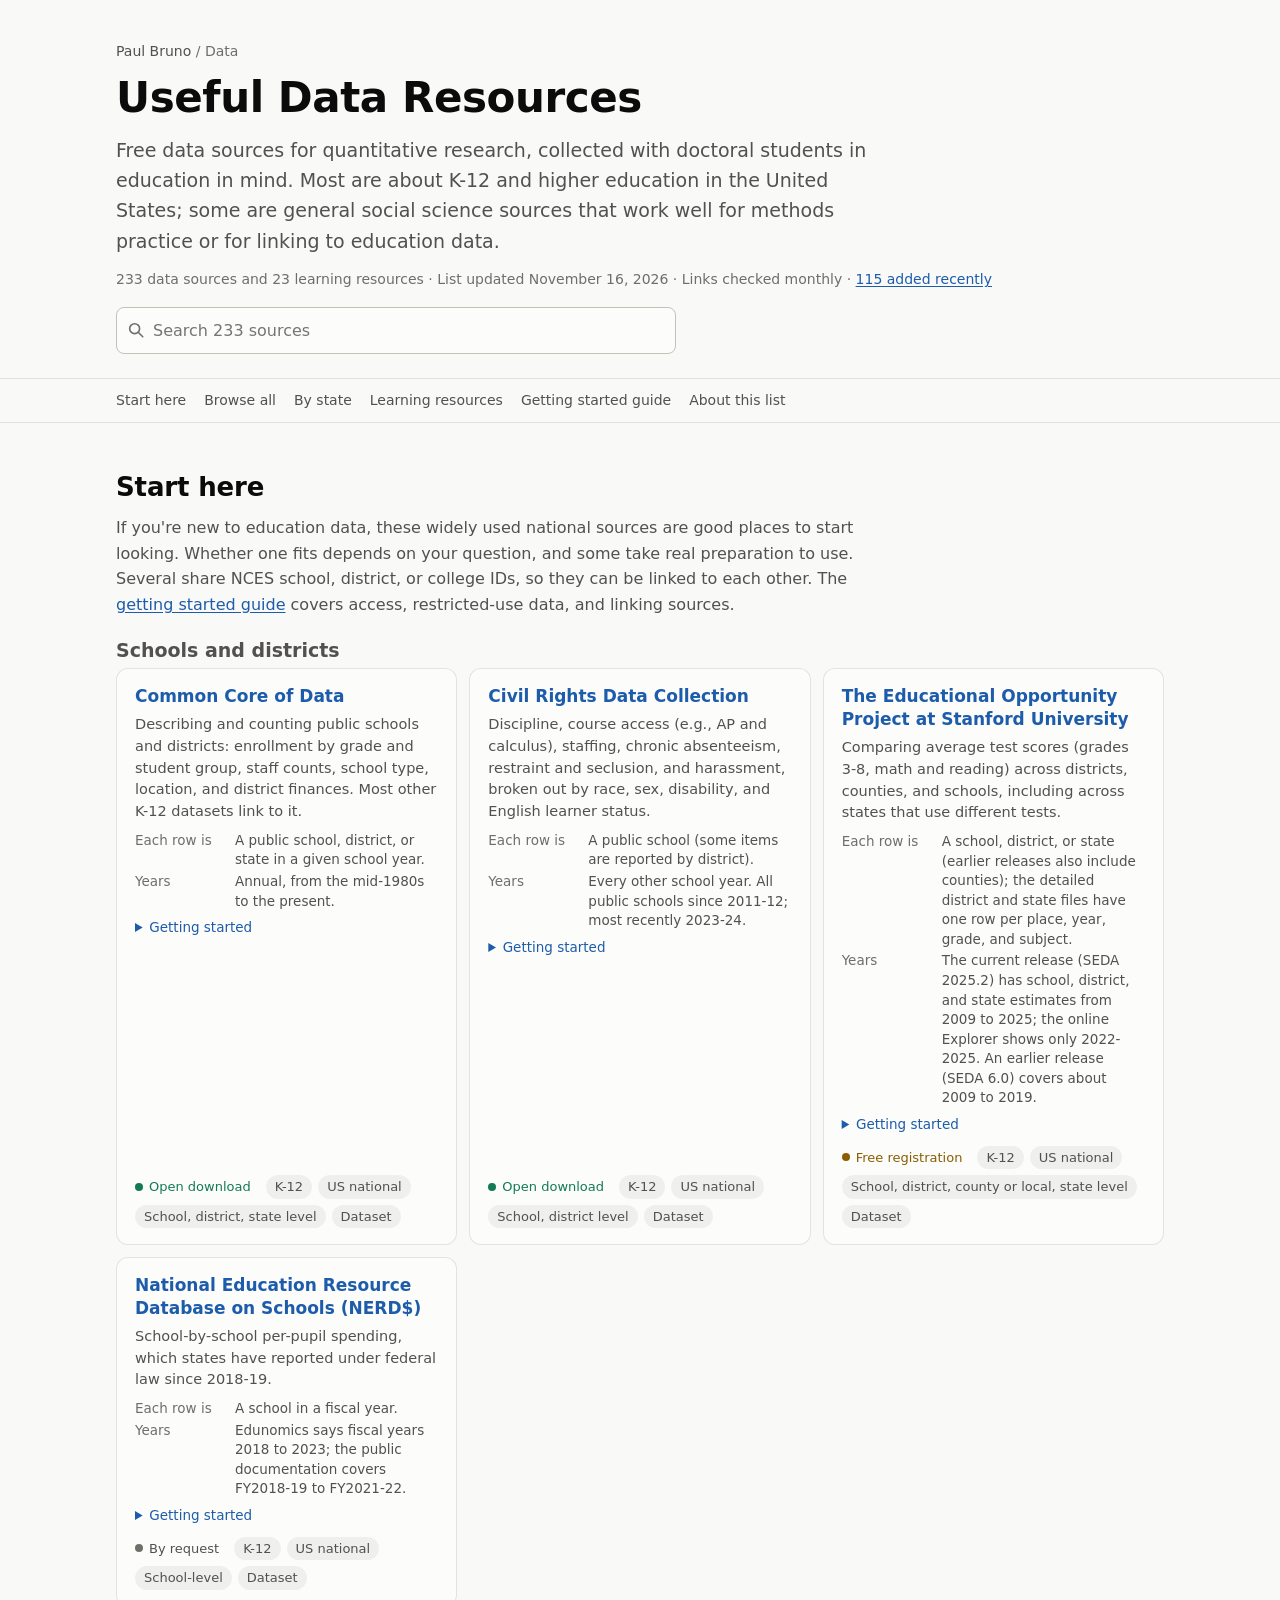
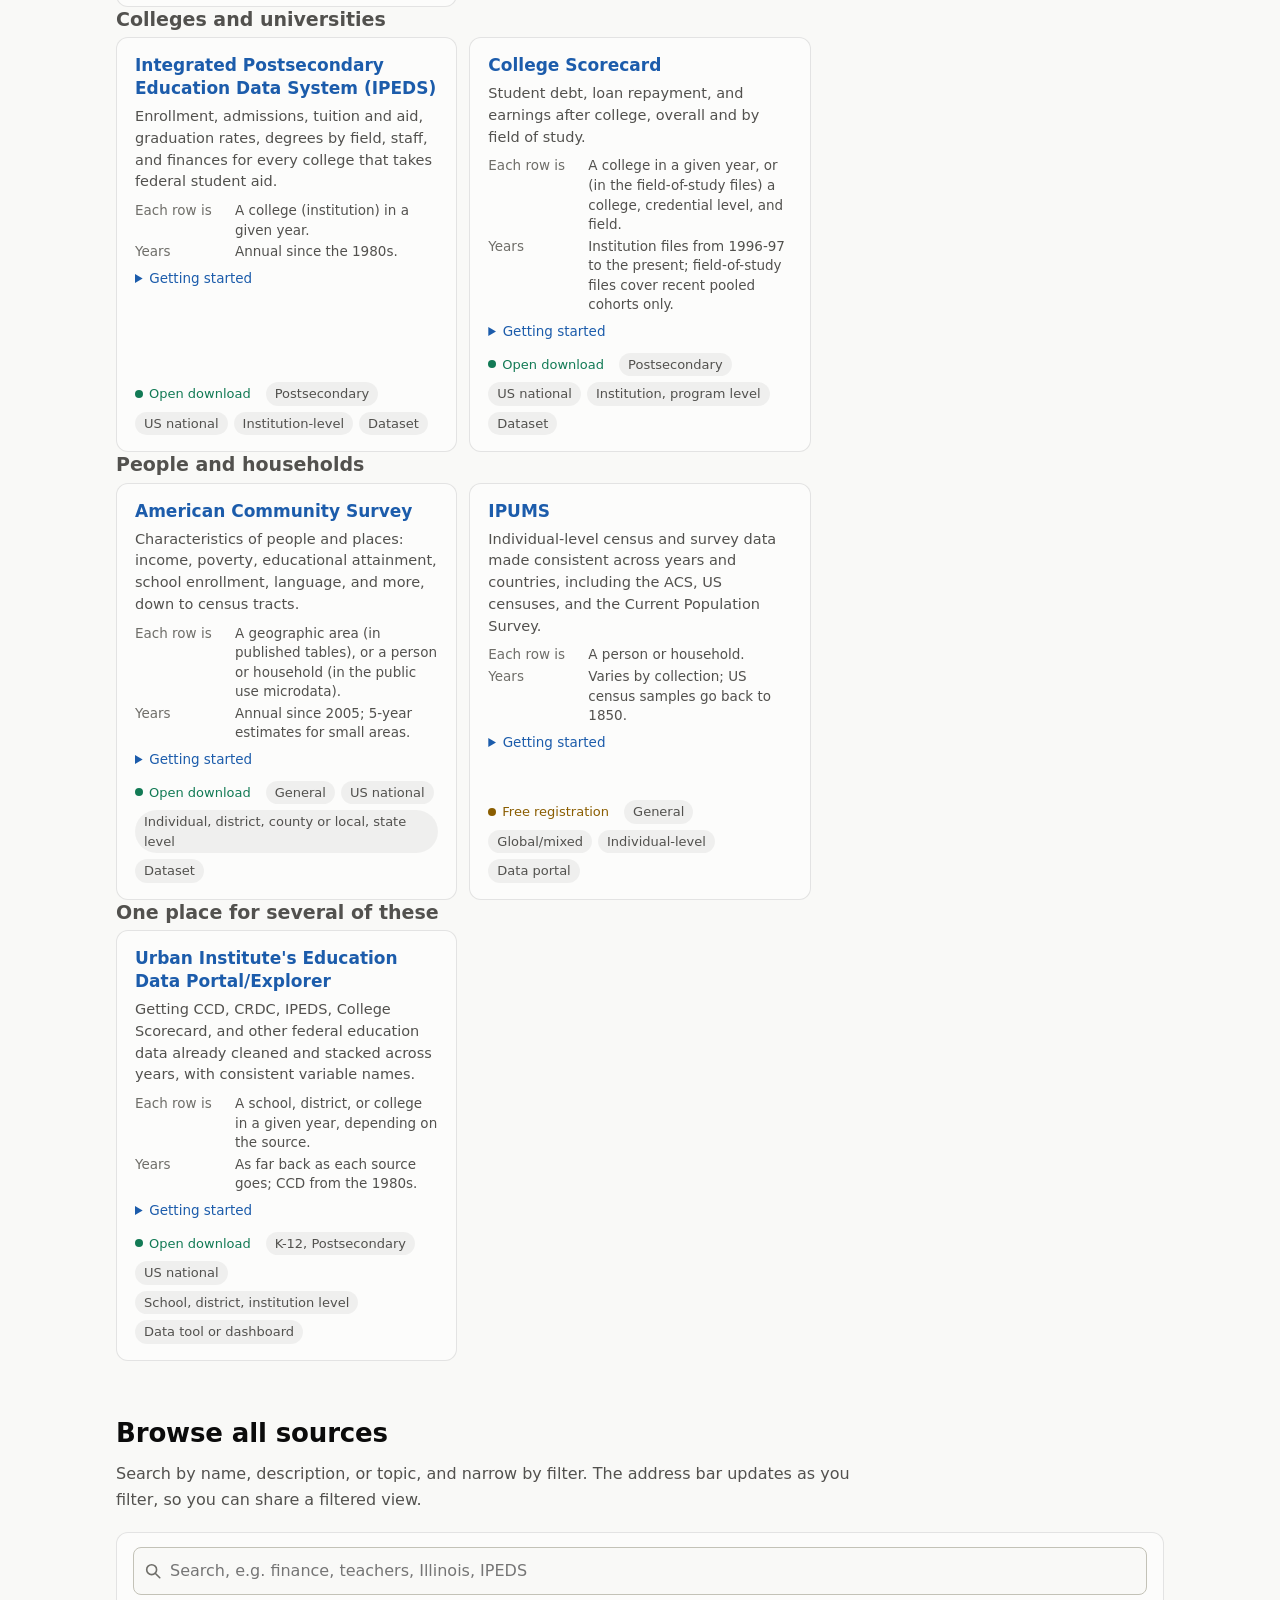
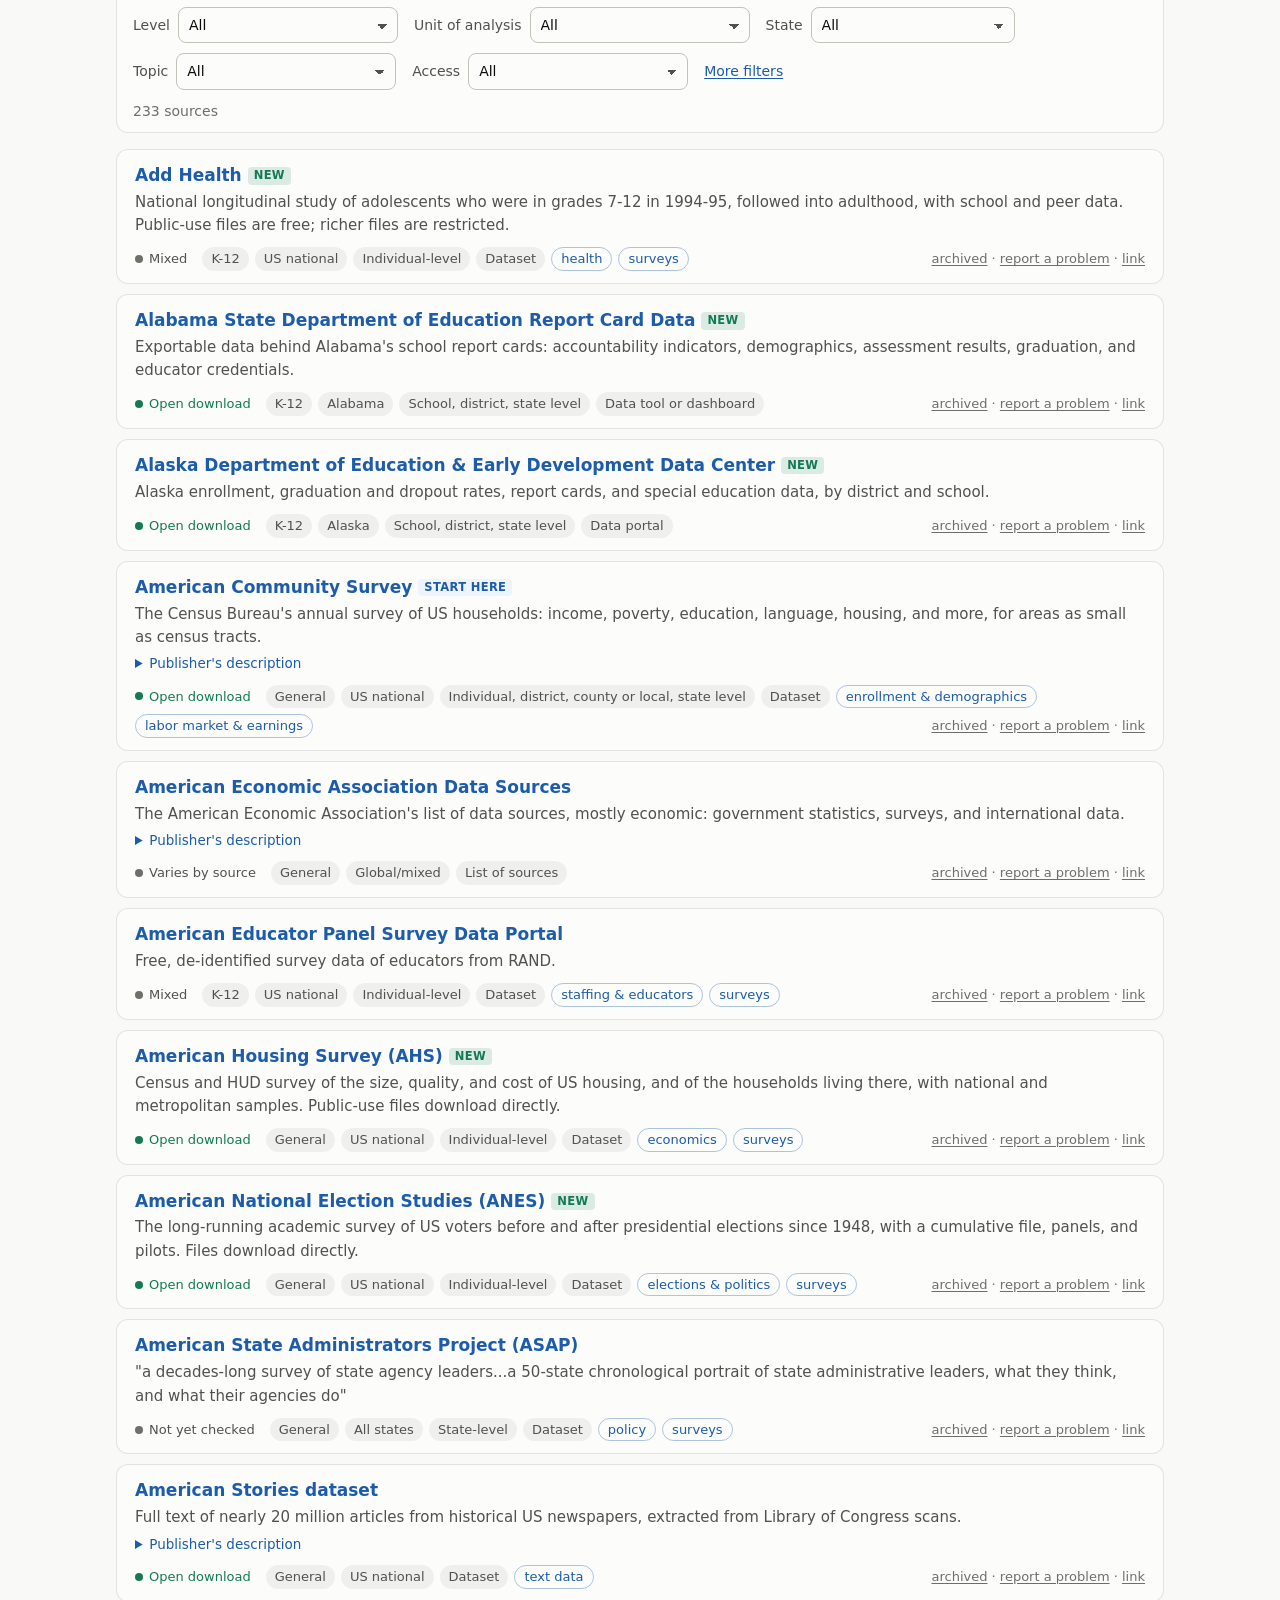
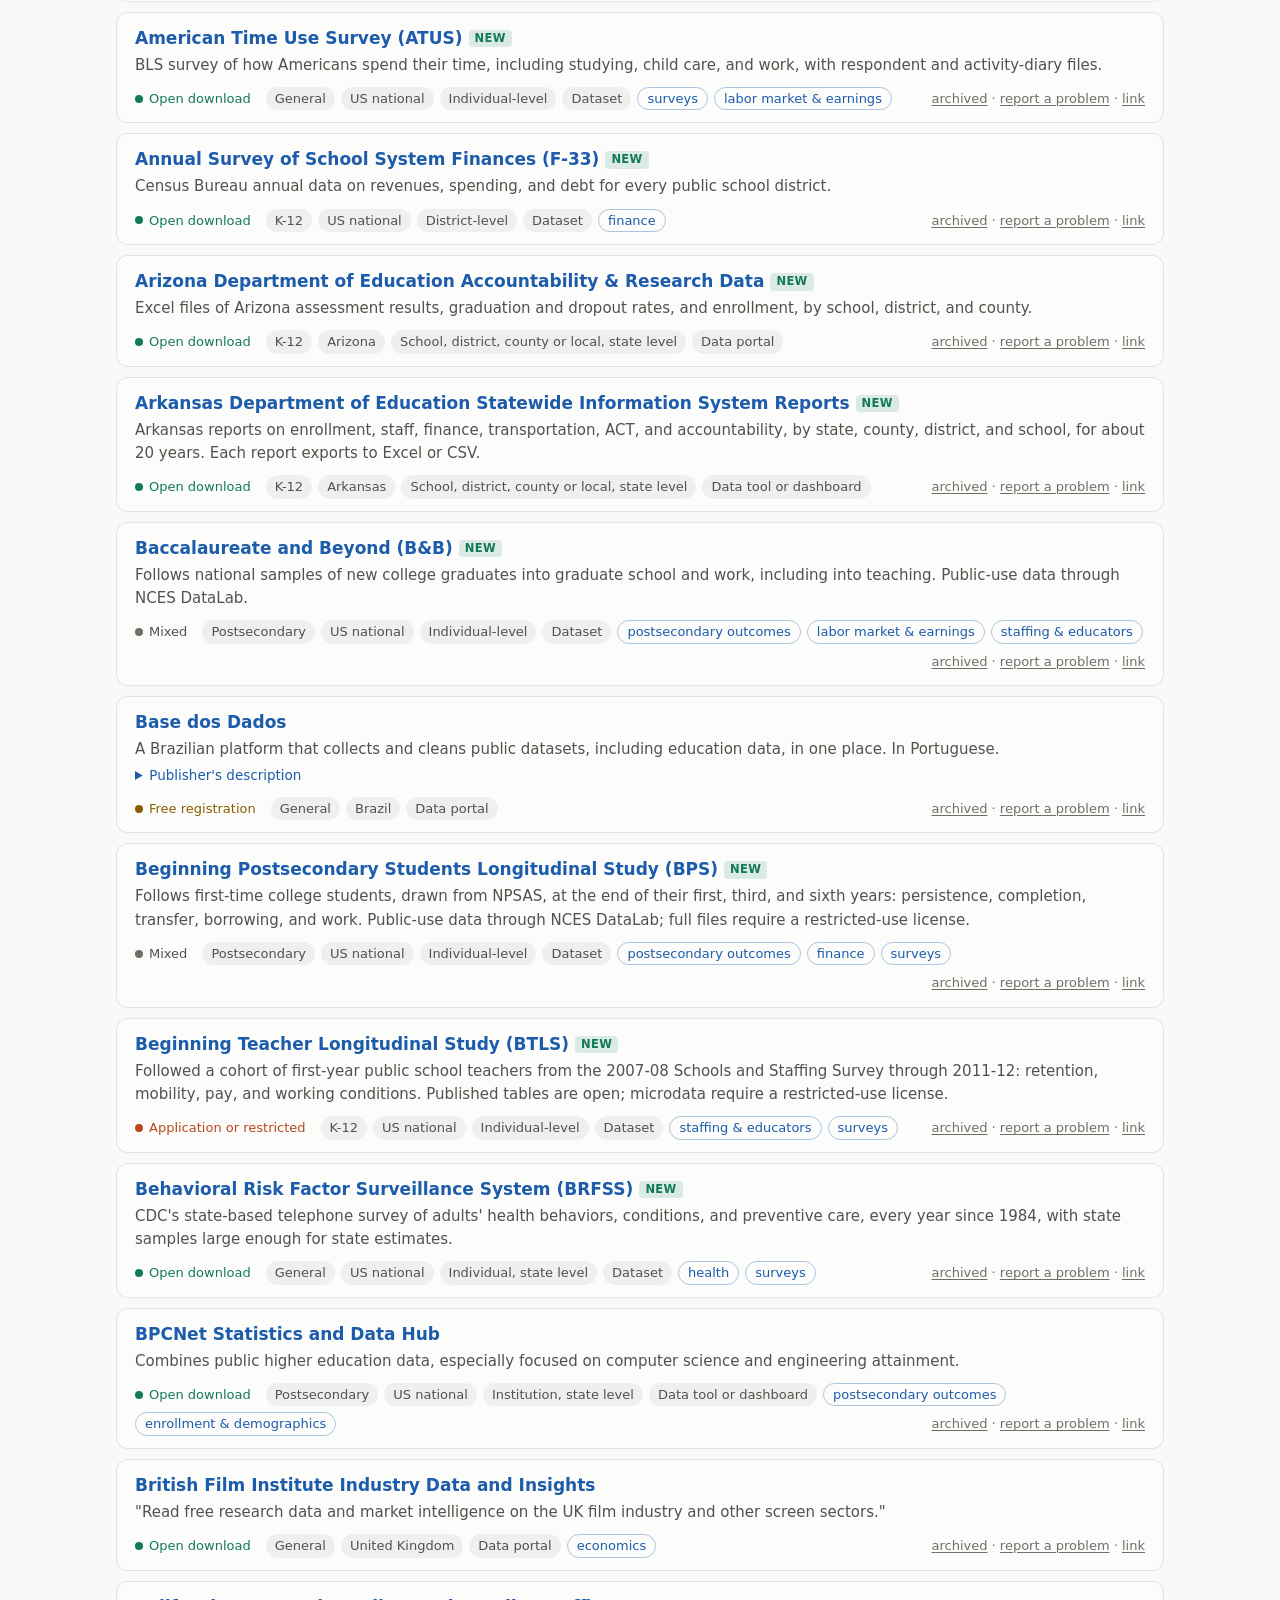
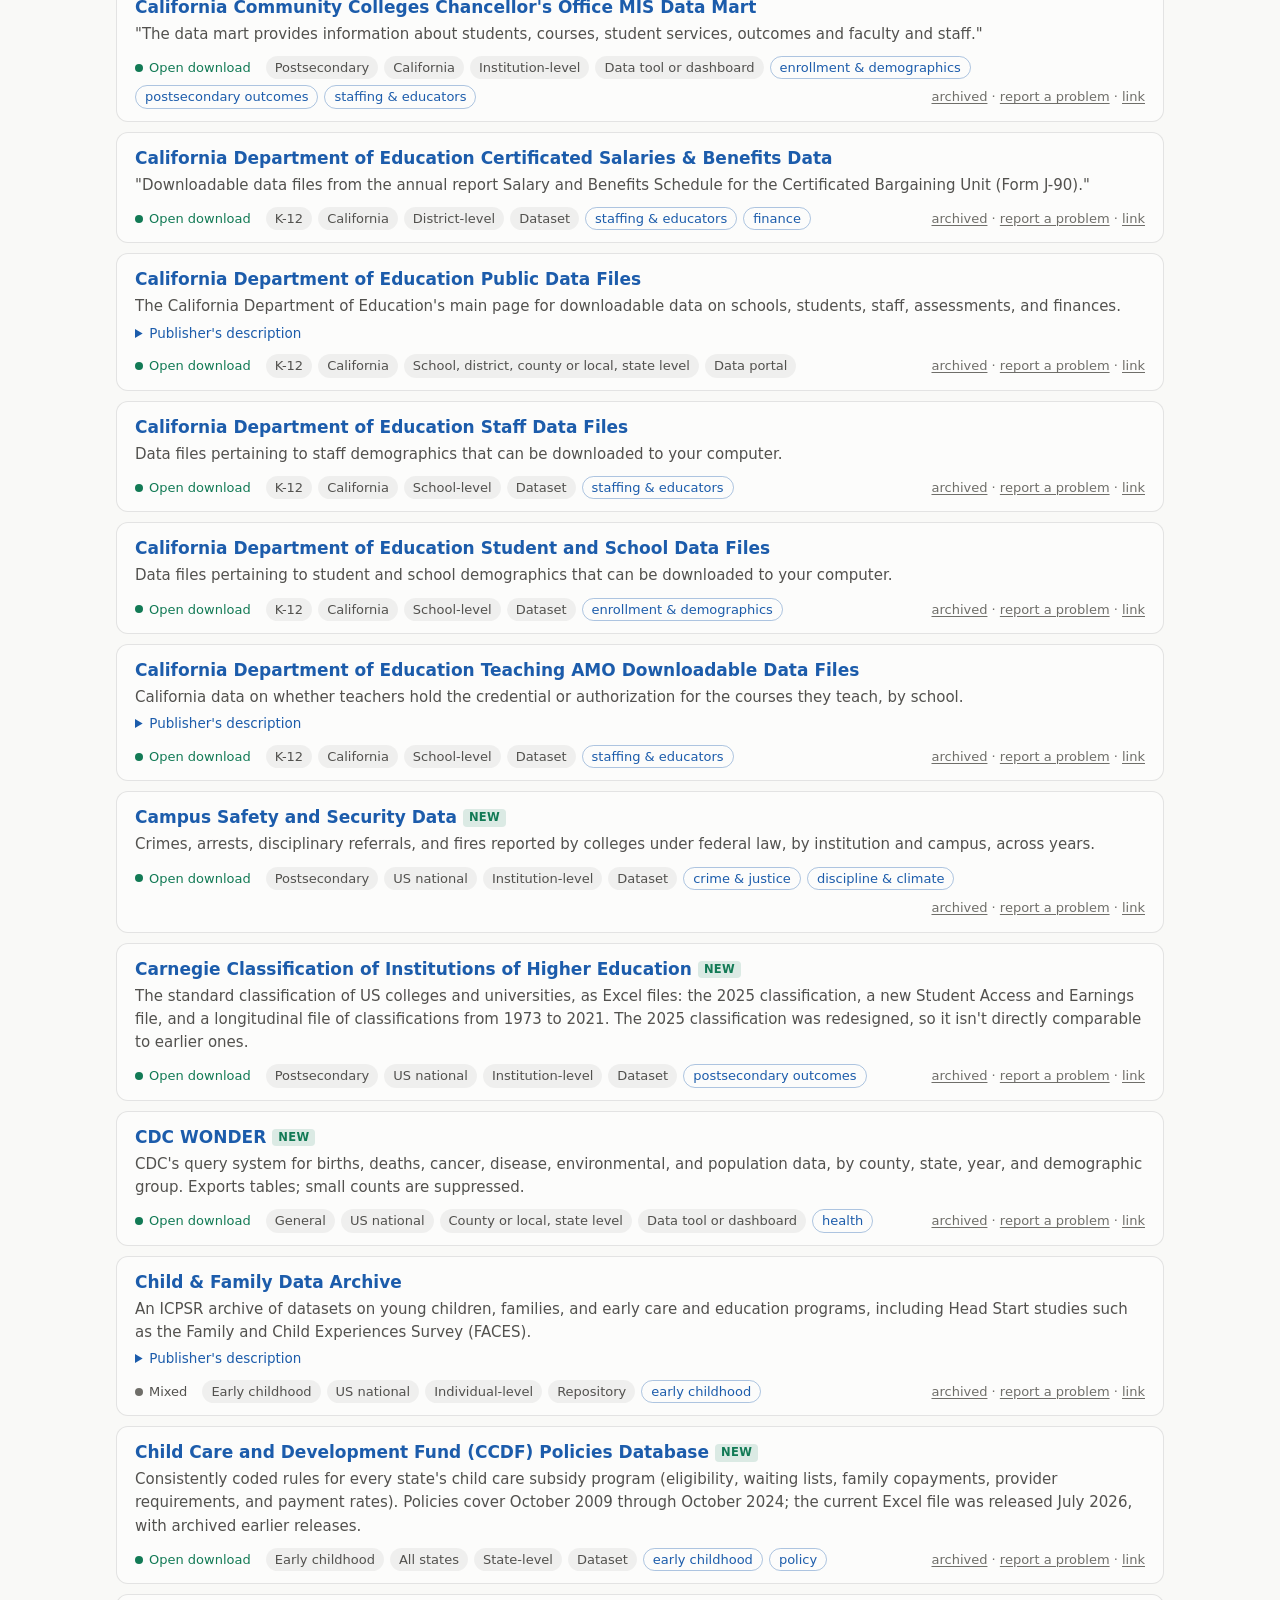
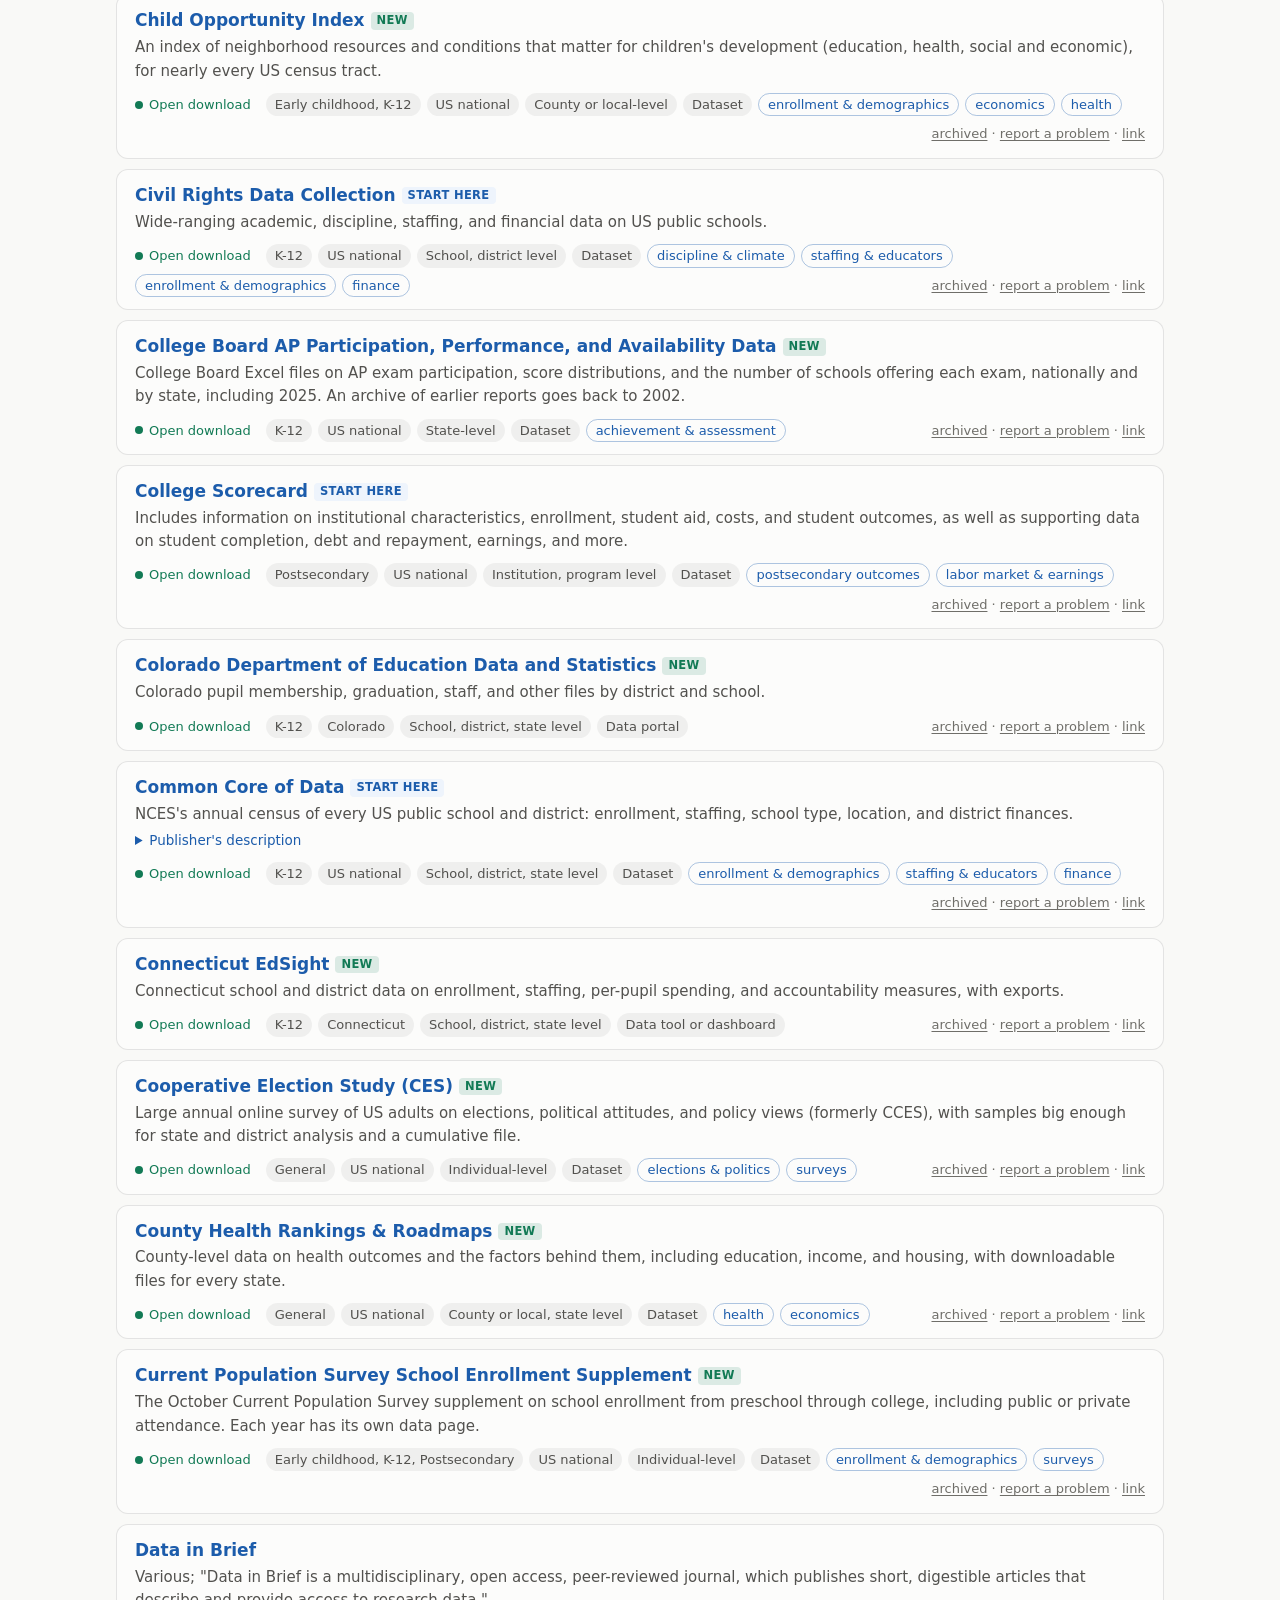
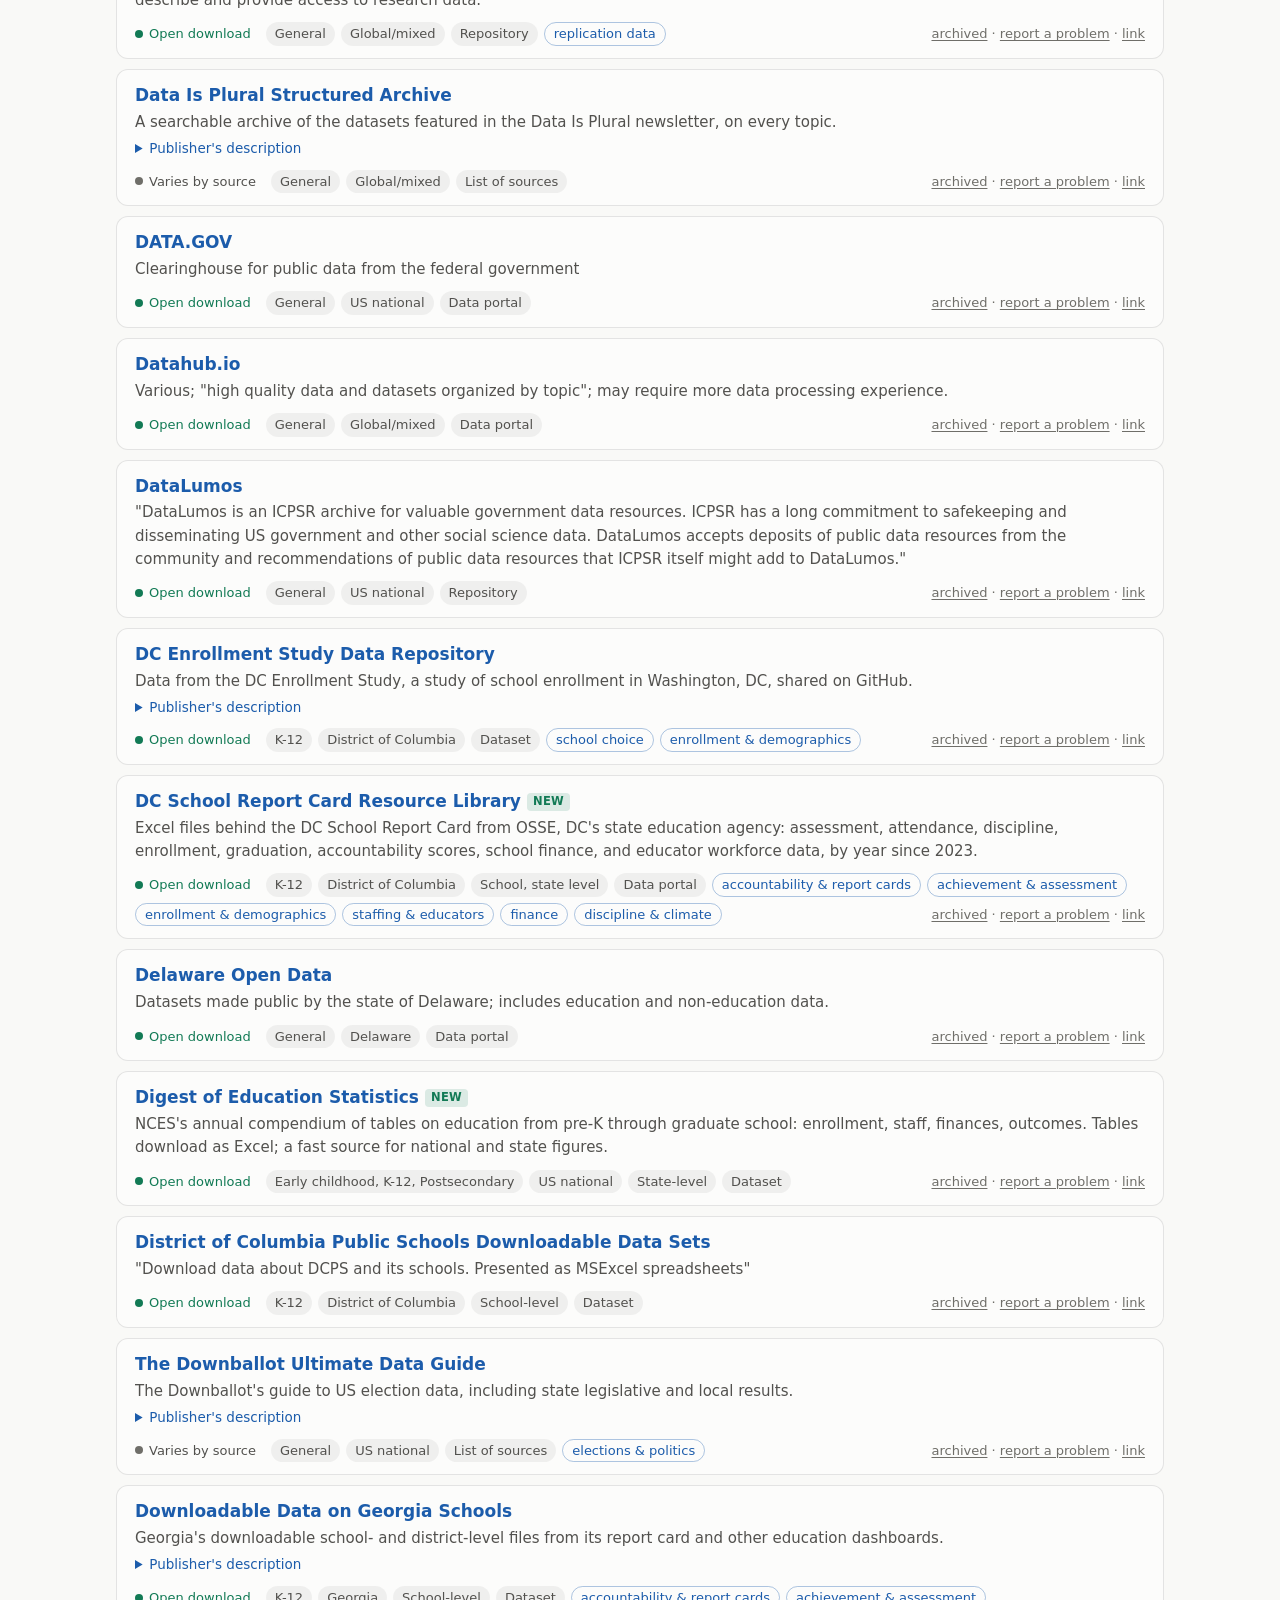
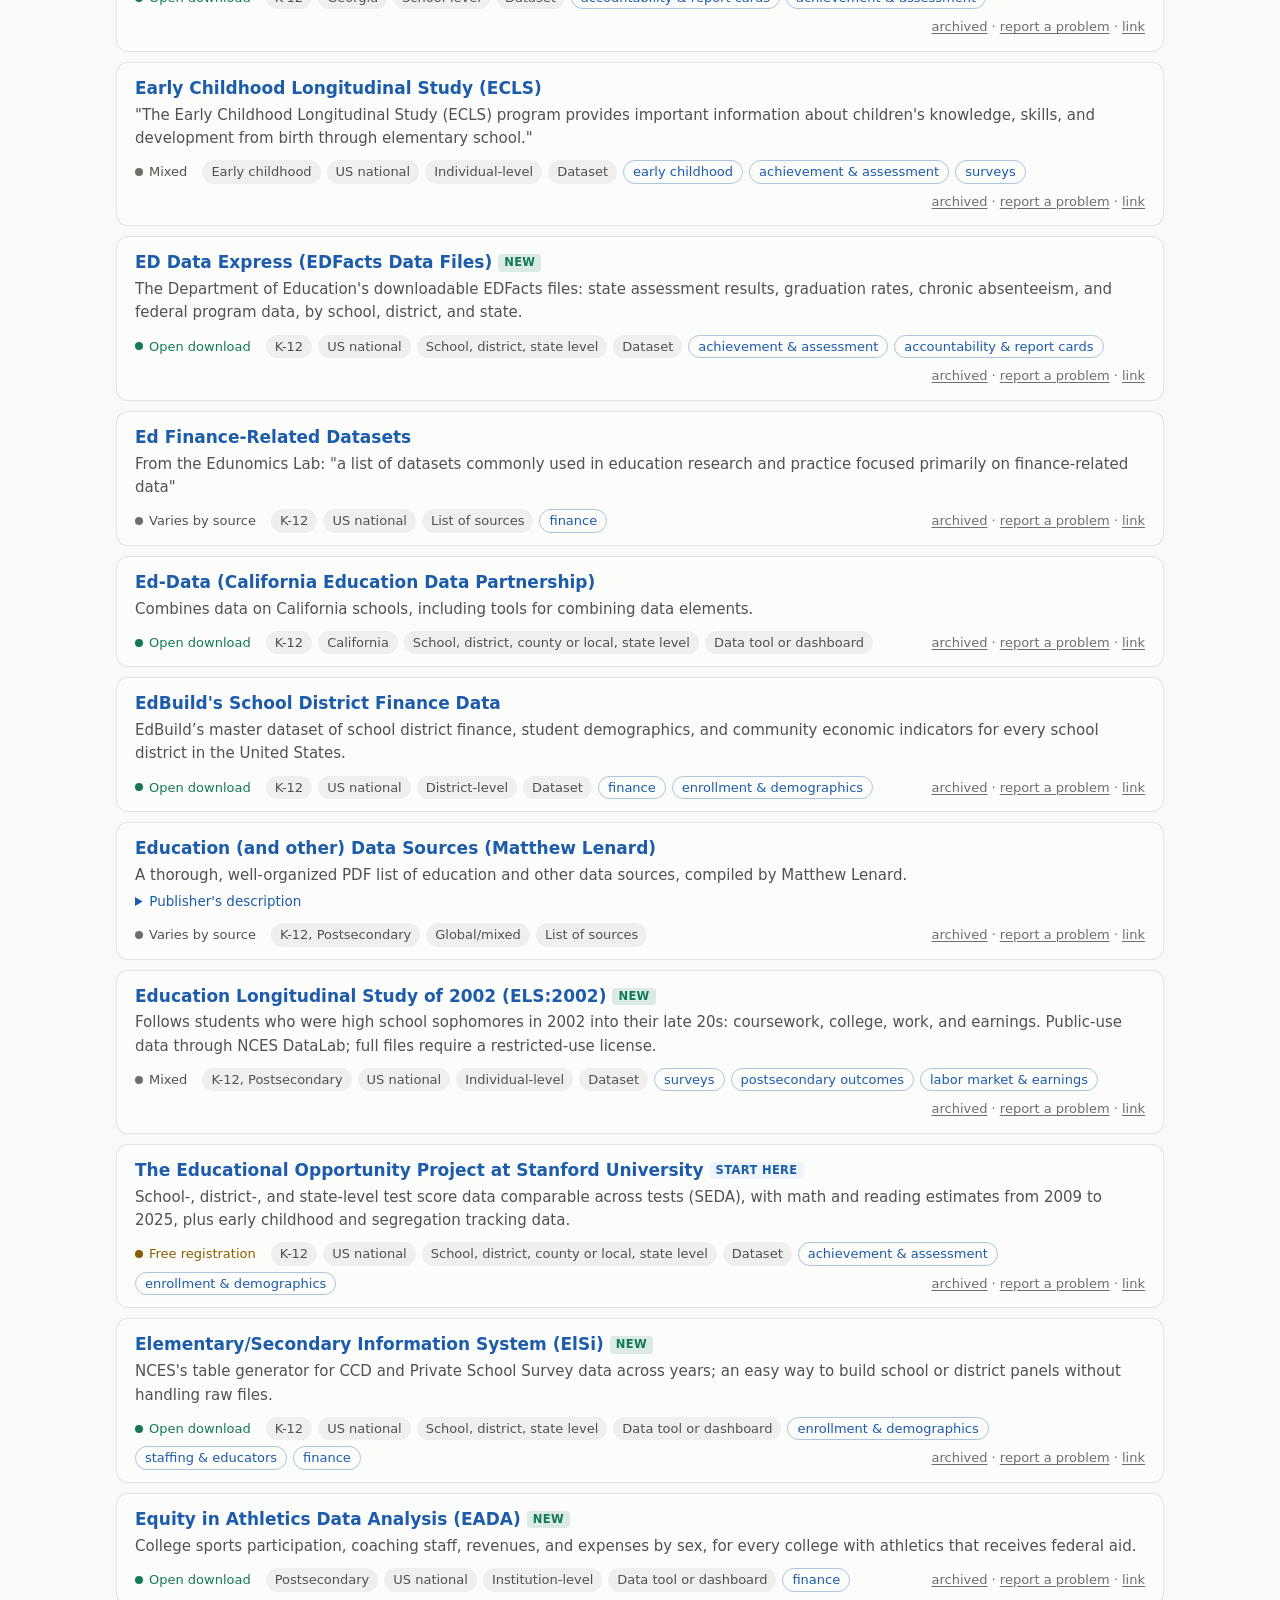
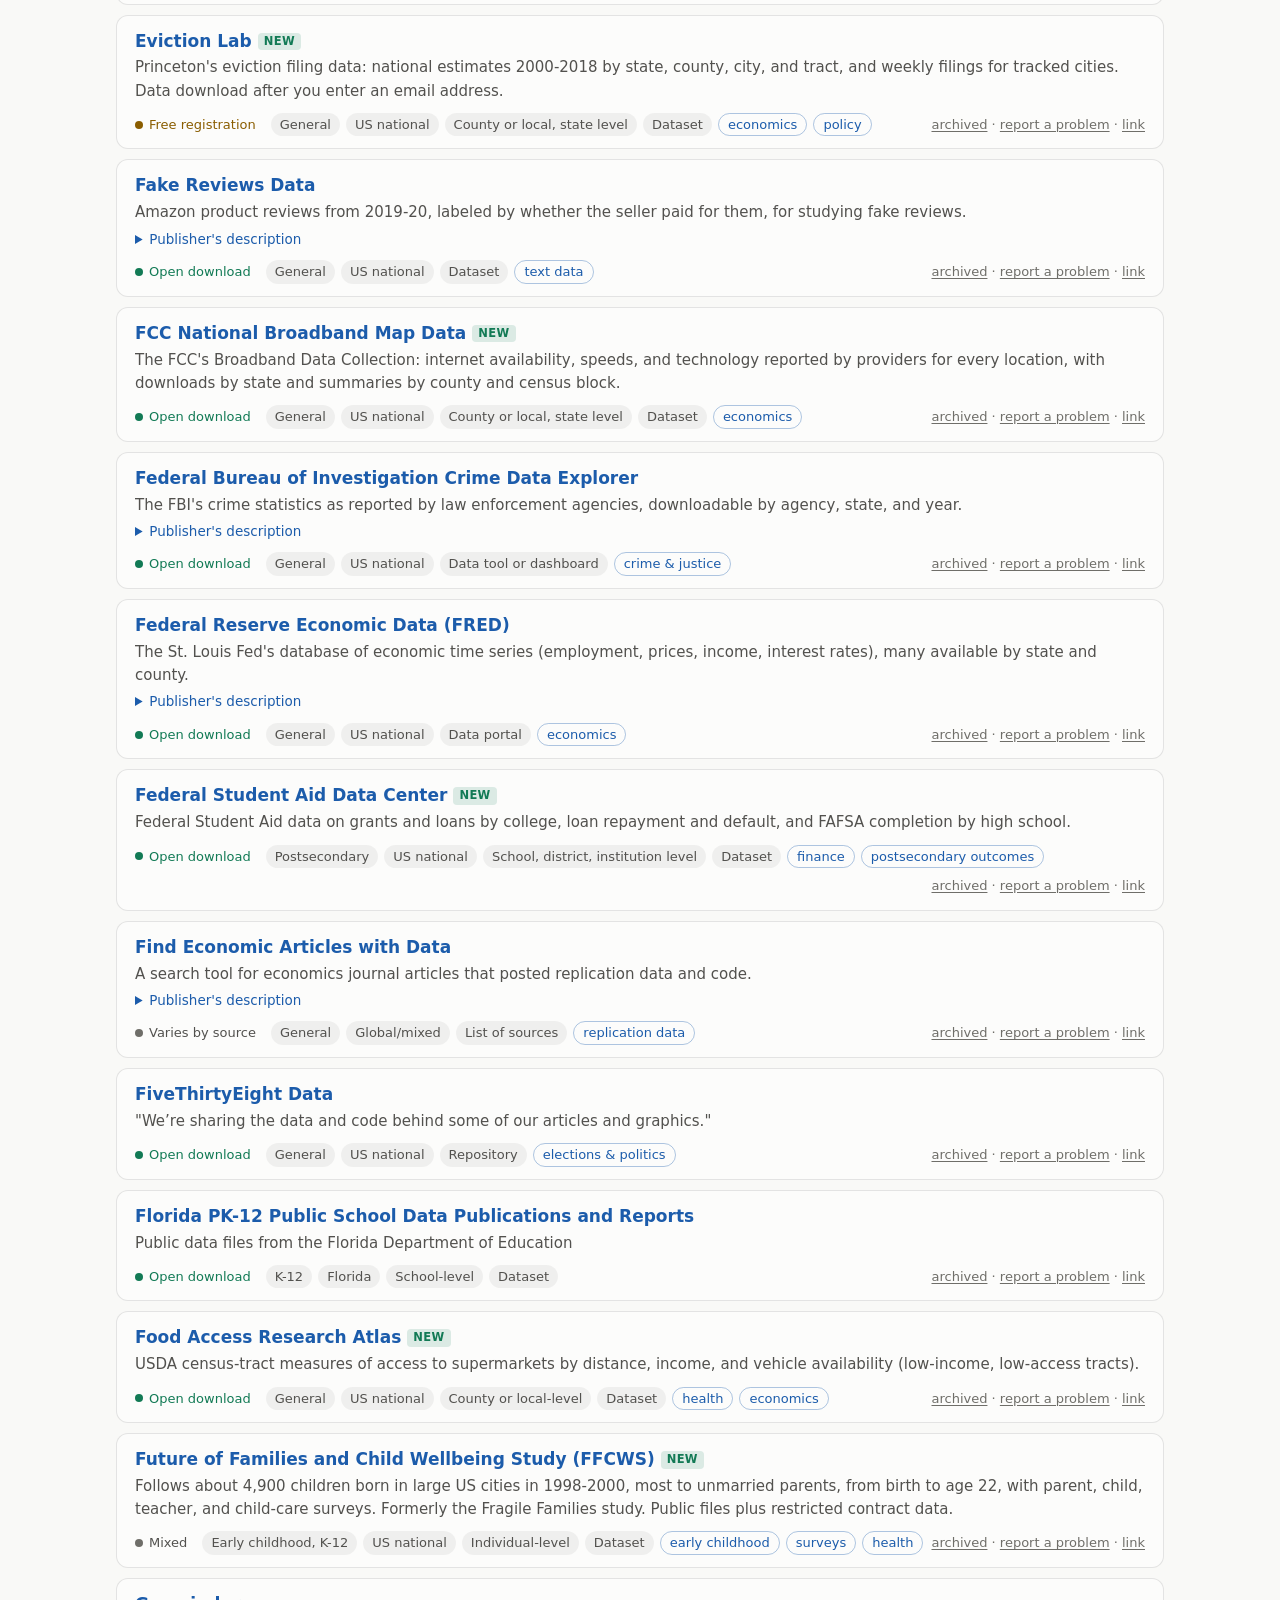
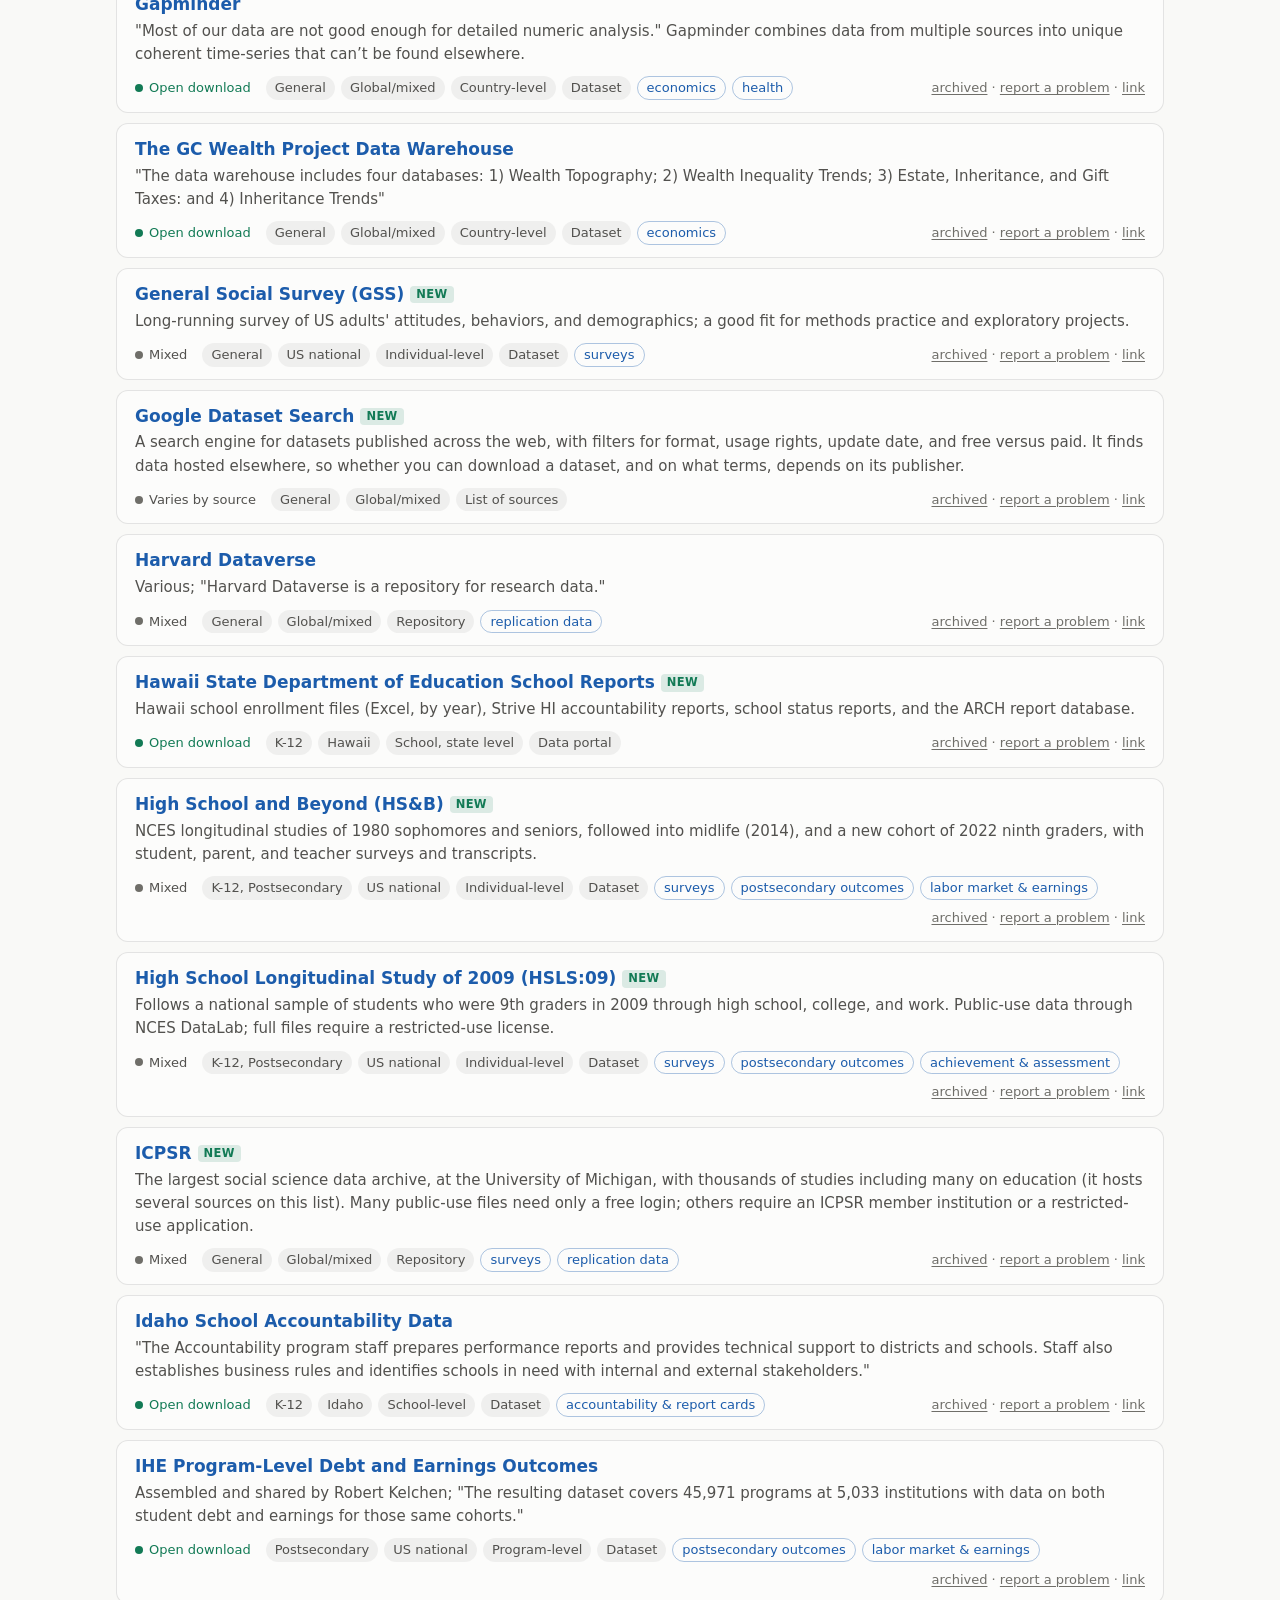
<file: index.html>
<!doctype html>
<html lang="en">
<head>
<meta charset="utf-8">
<meta name="viewport" content="width=device-width, initial-scale=1">
<title>Useful Data Resources</title>
<meta name="description" content="Free data sources for quantitative research in education, collected for doctoral students: national and state K-12, postsecondary, and general social science data, searchable and filterable.">
<meta property="og:title" content="Useful Data Resources">
<meta property="og:description" content="Free data sources for quantitative research in education, searchable by level, state, topic, and access.">
<link rel="icon" href="data:image/svg+xml,%3Csvg xmlns='http://www.w3.org/2000/svg' viewBox='0 0 16 16'%3E%3Crect width='16' height='16' rx='3' fill='%232a78d6'/%3E%3Cellipse cx='8' cy='4.5' rx='4.5' ry='1.8' fill='none' stroke='white' stroke-width='1.4'/%3E%3Cpath d='M3.5 4.5v7c0 1 2 1.8 4.5 1.8s4.5-.8 4.5-1.8v-7M3.5 8c0 1 2 1.8 4.5 1.8s4.5-.8 4.5-1.8' fill='none' stroke='white' stroke-width='1.4'/%3E%3C/svg%3E">
<link rel="stylesheet" href="assets/style.css?v=8">
<script src="data/resources.js?v=b8522e5176" defer></script>
<script src="assets/app.js?v=19" defer></script>
<script src="assets/count.js?v=2" defer></script>
<link rel="canonical" href="https://data.paul-bruno.com/">
<!-- prerender:jsonld --><script type="application/ld+json">{"@context": "https://schema.org", "@type": "DataCatalog", "name": "Useful Data Resources", "url": "https://data.paul-bruno.com/", "description": "Free data sources for quantitative research in education, collected for doctoral students.", "creator": {"@type": "Person", "name": "Paul Bruno", "url": "https://www.paul-bruno.com/"}, "dateModified": "2026-11-16", "inLanguage": "en", "hasPart": [{"@type": "CreativeWork", "name": "Add Health", "url": "https://addhealth.cpc.unc.edu/data/", "description": "National longitudinal study of adolescents who were in grades 7-12 in 1994-95, followed into adulthood, with school and peer data. Public-use files are free; richer files are restricted."}, {"@type": "CreativeWork", "name": "Alabama State Department of Education Report Card Data", "url": "https://reportcard.alsde.edu/SupportingData_Alsde.aspx", "description": "Exportable data behind Alabama's school report cards: accountability indicators, demographics, assessment results, graduation, and educator credentials."}, {"@type": "CreativeWork", "name": "Alaska Department of Education & Early Development Data Center", "url": "https://education.alaska.gov/data-center", "description": "Alaska enrollment, graduation and dropout rates, report cards, and special education data, by district and school."}, {"@type": "CreativeWork", "name": "American Community Survey", "url": "https://www.census.gov/programs-surveys/acs", "description": "The Census Bureau's annual survey of US households: income, poverty, education, language, housing, and more, for areas as small as census tracts."}, {"@type": "CreativeWork", "name": "American Economic Association Data Sources", "url": "https://www.aeaweb.org/resources/data", "description": "The American Economic Association's list of data sources, mostly economic: government statistics, surveys, and international data."}, {"@type": "CreativeWork", "name": "American Educator Panel Survey Data Portal", "url": "https://www.rand.org/education-employment-infrastructure/survey-panels/aep/access-data.html", "description": "Free, de-identified survey data of educators from RAND."}, {"@type": "CreativeWork", "name": "American Housing Survey (AHS)", "url": "https://www.census.gov/programs-surveys/ahs/data.html", "description": "Census and HUD survey of the size, quality, and cost of US housing, and of the households living there, with national and metropolitan samples. Public-use files download directly."}, {"@type": "CreativeWork", "name": "American National Election Studies (ANES)", "url": "https://electionstudies.org/data-center/", "description": "The long-running academic survey of US voters before and after presidential elections since 1948, with a cumulative file, panels, and pilots. Files download directly."}, {"@type": "CreativeWork", "name": "American State Administrators Project (ASAP)", "url": "https://asap.wisc.edu/", "description": "\"a decades-long survey of state agency leaders...a 50-state chronological portrait of state administrative leaders, what they think, and what their agencies do\""}, {"@type": "CreativeWork", "name": "American Stories dataset", "url": "https://huggingface.co/datasets/dell-research-harvard/AmericanStories", "description": "Full text of nearly 20 million articles from historical US newspapers, extracted from Library of Congress scans."}, {"@type": "CreativeWork", "name": "American Time Use Survey (ATUS)", "url": "https://www.bls.gov/tus/data.htm", "description": "BLS survey of how Americans spend their time, including studying, child care, and work, with respondent and activity-diary files."}, {"@type": "CreativeWork", "name": "Annual Survey of School System Finances (F-33)", "url": "https://www.census.gov/programs-surveys/school-finances.html", "description": "Census Bureau annual data on revenues, spending, and debt for every public school district."}, {"@type": "CreativeWork", "name": "Arizona Department of Education Accountability & Research Data", "url": "https://www.azed.gov/accountability-research/data", "description": "Excel files of Arizona assessment results, graduation and dropout rates, and enrollment, by school, district, and county."}, {"@type": "CreativeWork", "name": "Arkansas Department of Education Statewide Information System Reports", "url": "https://adedata.arkansas.gov/statewide/", "description": "Arkansas reports on enrollment, staff, finance, transportation, ACT, and accountability, by state, county, district, and school, for about 20 years. Each report exports to Excel or CSV."}, {"@type": "CreativeWork", "name": "Baccalaureate and Beyond (B&B)", "url": "https://nces.ed.gov/surveys/b&b/", "description": "Follows national samples of new college graduates into graduate school and work, including into teaching. Public-use data through NCES DataLab."}, {"@type": "CreativeWork", "name": "Base dos Dados", "url": "https://basedosdados.org/", "description": "A Brazilian platform that collects and cleans public datasets, including education data, in one place. In Portuguese."}, {"@type": "CreativeWork", "name": "Beginning Postsecondary Students Longitudinal Study (BPS)", "url": "https://nces.ed.gov/surveys/bps/", "description": "Follows first-time college students, drawn from NPSAS, at the end of their first, third, and sixth years: persistence, completion, transfer, borrowing, and work. Public-use data through NCES DataLab; full files require a restricted-use license."}, {"@type": "CreativeWork", "name": "Beginning Teacher Longitudinal Study (BTLS)", "url": "https://nces.ed.gov/surveys/btls/", "description": "Followed a cohort of first-year public school teachers from the 2007-08 Schools and Staffing Survey through 2011-12: retention, mobility, pay, and working conditions. Published tables are open; microdata require a restricted-use license."}, {"@type": "CreativeWork", "name": "Behavioral Risk Factor Surveillance System (BRFSS)", "url": "https://www.cdc.gov/brfss/annual_data/annual_data.htm", "description": "CDC's state-based telephone survey of adults' health behaviors, conditions, and preventive care, every year since 1984, with state samples large enough for state estimates."}, {"@type": "CreativeWork", "name": "BPCNet Statistics and Data Hub", "url": "https://cra.org/cerp/data-visualization-2/", "description": "Combines public higher education data, especially focused on computer science and engineering attainment."}, {"@type": "CreativeWork", "name": "British Film Institute Industry Data and Insights", "url": "https://www.bfi.org.uk/industry-data-insights", "description": "\"Read free research data and market intelligence on the UK film industry and other screen sectors.\""}, {"@type": "CreativeWork", "name": "California Community Colleges Chancellor's Office MIS Data Mart", "url": "https://datamart.cccco.edu/", "description": "\"The data mart provides information about students, courses, student services, outcomes and faculty and staff.\""}, {"@type": "CreativeWork", "name": "California Department of Education Certificated Salaries & Benefits Data", "url": "https://www.cde.ca.gov/ds/fd/cs/", "description": "\"Downloadable data files from the annual report Salary and Benefits Schedule for the Certificated Bargaining Unit (Form J-90).\""}, {"@type": "CreativeWork", "name": "California Department of Education Public Data Files", "url": "https://www.cde.ca.gov/ds/", "description": "The California Department of Education's main page for downloadable data on schools, students, staff, assessments, and finances."}, {"@type": "CreativeWork", "name": "California Department of Education Staff Data Files", "url": "https://www.cde.ca.gov/ds/ad/staff.asp", "description": "Data files pertaining to staff demographics that can be downloaded to your computer."}, {"@type": "CreativeWork", "name": "California Department of Education Student and School Data Files", "url": "https://www.cde.ca.gov/ds/ad/downloadabledata.asp", "description": "Data files pertaining to student and school demographics that can be downloaded to your computer."}, {"@type": "CreativeWork", "name": "California Department of Education Teaching AMO Downloadable Data Files", "url": "https://www.cde.ca.gov/ds/ad/filestamo.asp", "description": "California data on whether teachers hold the credential or authorization for the courses they teach, by school."}, {"@type": "CreativeWork", "name": "Campus Safety and Security Data", "url": "https://ope.ed.gov/campussafety/public/html/home/home.html", "description": "Crimes, arrests, disciplinary referrals, and fires reported by colleges under federal law, by institution and campus, across years."}, {"@type": "CreativeWork", "name": "Carnegie Classification of Institutions of Higher Education", "url": "https://carnegieclassifications.acenet.edu/carnegie-classification/resources/", "description": "The standard classification of US colleges and universities, as Excel files: the 2025 classification, a new Student Access and Earnings file, and a longitudinal file of classifications from 1973 to 2021. The 2025 classification was redesigned, so it isn't directly comparable to earlier ones."}, {"@type": "CreativeWork", "name": "CDC WONDER", "url": "https://wonder.cdc.gov/", "description": "CDC's query system for births, deaths, cancer, disease, environmental, and population data, by county, state, year, and demographic group. Exports tables; small counts are suppressed."}, {"@type": "CreativeWork", "name": "Child & Family Data Archive", "url": "https://www.icpsr.umich.edu/sites/cfdata/find-data", "description": "An ICPSR archive of datasets on young children, families, and early care and education programs, including Head Start studies such as the Family and Child Experiences Survey (FACES)."}, {"@type": "CreativeWork", "name": "Child Care and Development Fund (CCDF) Policies Database", "url": "https://ccdf.urban.org/full-data-files", "description": "Consistently coded rules for every state's child care subsidy program (eligibility, waiting lists, family copayments, provider requirements, and payment rates). Policies cover October 2009 through October 2024; the current Excel file was released July 2026, with archived earlier releases."}, {"@type": "CreativeWork", "name": "Child Opportunity Index", "url": "https://www.diversitydatakids.org/child-opportunity-index", "description": "An index of neighborhood resources and conditions that matter for children's development (education, health, social and economic), for nearly every US census tract."}, {"@type": "CreativeWork", "name": "Civil Rights Data Collection", "url": "https://ocrdata.ed.gov/", "description": "Wide-ranging academic, discipline, staffing, and financial data on US public schools."}, {"@type": "CreativeWork", "name": "College Board AP Participation, Performance, and Availability Data", "url": "https://apcentral.collegeboard.org/about-ap/ap-data-research", "description": "College Board Excel files on AP exam participation, score distributions, and the number of schools offering each exam, nationally and by state, including 2025. An archive of earlier reports goes back to 2002."}, {"@type": "CreativeWork", "name": "College Scorecard", "url": "https://collegescorecard.ed.gov/data/", "description": "Includes information on institutional characteristics, enrollment, student aid, costs, and student outcomes, as well as supporting data on student completion, debt and repayment, earnings, and more."}, {"@type": "CreativeWork", "name": "Colorado Department of Education Data and Statistics", "url": "https://ed.cde.state.co.us/cdereval", "description": "Colorado pupil membership, graduation, staff, and other files by district and school."}, {"@type": "CreativeWork", "name": "Common Core of Data", "url": "https://nces.ed.gov/ccd/ccddata.asp", "description": "NCES's annual census of every US public school and district: enrollment, staffing, school type, location, and district finances."}, {"@type": "CreativeWork", "name": "Connecticut EdSight", "url": "https://public-edsight.ct.gov/", "description": "Connecticut school and district data on enrollment, staffing, per-pupil spending, and accountability measures, with exports."}, {"@type": "CreativeWork", "name": "Cooperative Election Study (CES)", "url": "https://tischcollege.tufts.edu/research-faculty/research-centers/cooperative-election-study/data-downloads", "description": "Large annual online survey of US adults on elections, political attitudes, and policy views (formerly CCES), with samples big enough for state and district analysis and a cumulative file."}, {"@type": "CreativeWork", "name": "County Health Rankings & Roadmaps", "url": "https://www.countyhealthrankings.org/", "description": "County-level data on health outcomes and the factors behind them, including education, income, and housing, with downloadable files for every state."}, {"@type": "CreativeWork", "name": "Current Population Survey School Enrollment Supplement", "url": "https://www.census.gov/data/datasets/2024/demo/cps/cps-school-enrollment.html", "description": "The October Current Population Survey supplement on school enrollment from preschool through college, including public or private attendance. Each year has its own data page."}, {"@type": "CreativeWork", "name": "Data in Brief", "url": "https://www.sciencedirect.com/journal/data-in-brief", "description": "Various; \"Data in Brief is a multidisciplinary, open access, peer-reviewed journal, which publishes short, digestible articles that describe and provide access to research data.\""}, {"@type": "CreativeWork", "name": "Data Is Plural Structured Archive", "url": "https://docs.google.com/spreadsheets/d/1wZhPLMCHKJvwOkP4juclhjFgqIY8fQFMemwKL2c64vk/edit#gid=0", "description": "A searchable archive of the datasets featured in the Data Is Plural newsletter, on every topic."}, {"@type": "CreativeWork", "name": "DATA.GOV", "url": "https://www.data.gov/", "description": "Clearinghouse for public data from the federal government"}, {"@type": "CreativeWork", "name": "Datahub.io", "url": "https://datahub.io/collections", "description": "Various; \"high quality data and datasets organized by topic\"; may require more data processing experience."}, {"@type": "CreativeWork", "name": "DataLumos", "url": "https://www.datalumos.org/datalumos/", "description": "\"DataLumos is an ICPSR archive for valuable government data resources. ICPSR has a long commitment to safekeeping and disseminating US government and other social science data. DataLumos accepts deposits of public data resources from the community and recommendations of public data resources that ICPSR itself might add to DataLumos.\""}, {"@type": "CreativeWork", "name": "DC Enrollment Study Data Repository", "url": "https://github.com/betsyjwolf/DC-Enrollment-Study", "description": "Data from the DC Enrollment Study, a study of school enrollment in Washington, DC, shared on GitHub."}, {"@type": "CreativeWork", "name": "DC School Report Card Resource Library", "url": "https://osse.dc.gov/page/dc-school-report-card-resource-library", "description": "Excel files behind the DC School Report Card from OSSE, DC's state education agency: assessment, attendance, discipline, enrollment, graduation, accountability scores, school finance, and educator workforce data, by year since 2023."}, {"@type": "CreativeWork", "name": "Delaware Open Data", "url": "https://data.delaware.gov/browse", "description": "Datasets made public by the state of Delaware; includes education and non-education data."}, {"@type": "CreativeWork", "name": "Digest of Education Statistics", "url": "https://nces.ed.gov/programs/digest/", "description": "NCES's annual compendium of tables on education from pre-K through graduate school: enrollment, staff, finances, outcomes. Tables download as Excel; a fast source for national and state figures."}, {"@type": "CreativeWork", "name": "District of Columbia Public Schools Downloadable Data Sets", "url": "https://dcps.dc.gov/service/dcps-downloadable-data-sets", "description": "\"Download data about DCPS and its schools. Presented as MSExcel spreadsheets\""}, {"@type": "CreativeWork", "name": "The Downballot Ultimate Data Guide", "url": "https://www.the-downballot.com/p/data", "description": "The Downballot's guide to US election data, including state legislative and local results."}, {"@type": "CreativeWork", "name": "Downloadable Data on Georgia Schools", "url": "https://gosa.georgia.gov/dashboards-data-report-card/downloadable-data", "description": "Georgia's downloadable school- and district-level files from its report card and other education dashboards."}, {"@type": "CreativeWork", "name": "Early Childhood Longitudinal Study (ECLS)", "url": "https://nces.ed.gov/ecls/index.asp", "description": "\"The Early Childhood Longitudinal Study (ECLS) program provides important information about children's knowledge, skills, and development from birth through elementary school.\""}, {"@type": "CreativeWork", "name": "ED Data Express (EDFacts Data Files)", "url": "https://eddataexpress.ed.gov/download/data-library", "description": "The Department of Education's downloadable EDFacts files: state assessment results, graduation rates, chronic absenteeism, and federal program data, by school, district, and state."}, {"@type": "CreativeWork", "name": "Ed Finance-Related Datasets", "url": "https://edunomicslab.org/ed-finance-related-datasets/", "description": "From the Edunomics Lab: \"a list of datasets commonly used in education research and practice focused primarily on finance-related data\""}, {"@type": "CreativeWork", "name": "Ed-Data (California Education Data Partnership)", "url": "https://www.ed-data.org/", "description": "Combines data on California schools, including tools for combining data elements."}, {"@type": "CreativeWork", "name": "EdBuild's School District Finance Data", "url": "http://data.edbuild.org/", "description": "EdBuild’s master dataset of school district finance, student demographics, and community economic indicators for every school district in the United States."}, {"@type": "CreativeWork", "name": "Education (and other) Data Sources (Matthew Lenard)", "url": "https://www.dropbox.com/scl/fi/jv47vqkmou828obwznbml/data_sources.pdf?rlkey=2fghdppn34y2t37dul4jeoil7&dl=0", "description": "A thorough, well-organized PDF list of education and other data sources, compiled by Matthew Lenard."}, {"@type": "CreativeWork", "name": "Education Longitudinal Study of 2002 (ELS:2002)", "url": "https://nces.ed.gov/surveys/els2002/", "description": "Follows students who were high school sophomores in 2002 into their late 20s: coursework, college, work, and earnings. Public-use data through NCES DataLab; full files require a restricted-use license."}, {"@type": "CreativeWork", "name": "The Educational Opportunity Project at Stanford University", "url": "https://edopportunity.org/", "description": "School-, district-, and state-level test score data comparable across tests (SEDA), with math and reading estimates from 2009 to 2025, plus early childhood and segregation tracking data."}, {"@type": "CreativeWork", "name": "Elementary/Secondary Information System (ElSi)", "url": "https://nces.ed.gov/ccd/elsi/", "description": "NCES's table generator for CCD and Private School Survey data across years; an easy way to build school or district panels without handling raw files."}, {"@type": "CreativeWork", "name": "Equity in Athletics Data Analysis (EADA)", "url": "https://ope.ed.gov/athletics/", "description": "College sports participation, coaching staff, revenues, and expenses by sex, for every college with athletics that receives federal aid."}, {"@type": "CreativeWork", "name": "Eviction Lab", "url": "https://evictionlab.org/get-the-data/", "description": "Princeton's eviction filing data: national estimates 2000-2018 by state, county, city, and tract, and weekly filings for tracked cities. Data download after you enter an email address."}, {"@type": "CreativeWork", "name": "Fake Reviews Data", "url": "https://github.com/bretthollenbeck/fake-reviews-data", "description": "Amazon product reviews from 2019-20, labeled by whether the seller paid for them, for studying fake reviews."}, {"@type": "CreativeWork", "name": "FCC National Broadband Map Data", "url": "https://broadbandmap.fcc.gov/data-download", "description": "The FCC's Broadband Data Collection: internet availability, speeds, and technology reported by providers for every location, with downloads by state and summaries by county and census block."}, {"@type": "CreativeWork", "name": "Federal Bureau of Investigation Crime Data Explorer", "url": "https://cde.ucr.cjis.gov/LATEST/webapp/#/pages/home", "description": "The FBI's crime statistics as reported by law enforcement agencies, downloadable by agency, state, and year."}, {"@type": "CreativeWork", "name": "Federal Reserve Economic Data (FRED)", "url": "https://fred.stlouisfed.org/", "description": "The St. Louis Fed's database of economic time series (employment, prices, income, interest rates), many available by state and county."}, {"@type": "CreativeWork", "name": "Federal Student Aid Data Center", "url": "https://studentaid.gov/data-center", "description": "Federal Student Aid data on grants and loans by college, loan repayment and default, and FAFSA completion by high school."}, {"@type": "CreativeWork", "name": "Find Economic Articles with Data", "url": "https://ejd.econ.mathematik.uni-ulm.de/", "description": "A search tool for economics journal articles that posted replication data and code."}, {"@type": "CreativeWork", "name": "FiveThirtyEight Data", "url": "https://data.fivethirtyeight.com/", "description": "\"We’re sharing the data and code behind some of our articles and graphics.\""}, {"@type": "CreativeWork", "name": "Florida PK-12 Public School Data Publications and Reports", "url": "https://www.fldoe.org/accountability/data-sys/edu-info-accountability-services/pk-12-public-school-data-pubs-reports/", "description": "Public data files from the Florida Department of Education"}, {"@type": "CreativeWork", "name": "Food Access Research Atlas", "url": "https://ers.usda.gov/data-products/food-access-research-atlas/download-the-data", "description": "USDA census-tract measures of access to supermarkets by distance, income, and vehicle availability (low-income, low-access tracts)."}, {"@type": "CreativeWork", "name": "Future of Families and Child Wellbeing Study (FFCWS)", "url": "https://ffcws.princeton.edu/", "description": "Follows about 4,900 children born in large US cities in 1998-2000, most to unmarried parents, from birth to age 22, with parent, child, teacher, and child-care surveys. Formerly the Fragile Families study. Public files plus restricted contract data."}, {"@type": "CreativeWork", "name": "Gapminder", "url": "https://www.gapminder.org/data/", "description": "\"Most of our data are not good enough for detailed numeric analysis.\" Gapminder combines data from multiple sources into unique coherent time-series that can’t be found elsewhere."}, {"@type": "CreativeWork", "name": "The GC Wealth Project Data Warehouse", "url": "https://wealthproject.gc.cuny.edu/data/data_and_documentation/", "description": "\"The data warehouse includes four databases: 1) Wealth Topography; 2) Wealth Inequality Trends; 3) Estate, Inheritance, and Gift Taxes: and 4) Inheritance Trends\""}, {"@type": "CreativeWork", "name": "General Social Survey (GSS)", "url": "https://gss.norc.org/get-the-data.html", "description": "Long-running survey of US adults' attitudes, behaviors, and demographics; a good fit for methods practice and exploratory projects."}, {"@type": "CreativeWork", "name": "Google Dataset Search", "url": "https://datasetsearch.research.google.com/", "description": "A search engine for datasets published across the web, with filters for format, usage rights, update date, and free versus paid. It finds data hosted elsewhere, so whether you can download a dataset, and on what terms, depends on its publisher."}, {"@type": "CreativeWork", "name": "Harvard Dataverse", "url": "https://dataverse.harvard.edu/", "description": "Various; \"Harvard Dataverse is a repository for research data.\""}, {"@type": "CreativeWork", "name": "Hawaii State Department of Education School Reports", "url": "https://hawaiipublicschools.org/data-reports/school-reports/", "description": "Hawaii school enrollment files (Excel, by year), Strive HI accountability reports, school status reports, and the ARCH report database."}, {"@type": "CreativeWork", "name": "High School and Beyond (HS&B)", "url": "https://nces.ed.gov/surveys/hsb/", "description": "NCES longitudinal studies of 1980 sophomores and seniors, followed into midlife (2014), and a new cohort of 2022 ninth graders, with student, parent, and teacher surveys and transcripts."}, {"@type": "CreativeWork", "name": "High School Longitudinal Study of 2009 (HSLS:09)", "url": "https://nces.ed.gov/surveys/hsls09/", "description": "Follows a national sample of students who were 9th graders in 2009 through high school, college, and work. Public-use data through NCES DataLab; full files require a restricted-use license."}, {"@type": "CreativeWork", "name": "ICPSR", "url": "https://www.icpsr.umich.edu/", "description": "The largest social science data archive, at the University of Michigan, with thousands of studies including many on education (it hosts several sources on this list). Many public-use files need only a free login; others require an ICPSR member institution or a restricted-use application."}, {"@type": "CreativeWork", "name": "Idaho School Accountability Data", "url": "https://www.idahoreportcard.org/datafiles", "description": "\"The Accountability program staff prepares performance reports and provides technical support to districts and schools. Staff also establishes business rules and identifies schools in need with internal and external stakeholders.\""}, {"@type": "CreativeWork", "name": "IHE Program-Level Debt and Earnings Outcomes", "url": "https://robertkelchen.com/2023/01/19/sharing-a-dataset-of-program-level-debt-and-earnings-outcomes/", "description": "Assembled and shared by Robert Kelchen; \"The resulting dataset covers 45,971 programs at 5,033 institutions with data on both student debt and earnings for those same cohorts.\""}, {"@type": "CreativeWork", "name": "Illinois Class Size Report", "url": "https://www.isbe.net/Pages/Data-Analysis-Reports.aspx", "description": "Annual ISBE Excel files, 2019-20 to 2024-25 (required by 105 ILCS 5/2-3.136a). District sheet: pupil-teacher ratios, teacher counts by grade and subject, and average class size by grade. School sheet: teacher FTE and K-3 and 4-12 class sizes compared with the district's Evidence-Based Funding guidelines."}, {"@type": "CreativeWork", "name": "Illinois Community College Enrollment Report", "url": "https://www.isbe.net/Pages/Data-Analysis-Reports.aspx", "description": "ISBE counts of college courses taken by Illinois high school students (dual credit and similar), by district or Regional Office of Education, college, and course title, with counts under 10 suppressed: Excel files for SY2023-SY2025 and archived PDF reports for 2003-04 to 2012-13. Despite the report's name, the colleges include some that aren't community colleges (such as a nursing college). Not a measure of general community college enrollment."}, {"@type": "CreativeWork", "name": "Illinois Educator Pipeline Data", "url": "https://www.isbe.net/Pages/Data.aspx", "description": "\"Explore ISBE's data collections and analysis addressing the teacher shortage and teacher pipeline in Illinois.​\""}, {"@type": "CreativeWork", "name": "Illinois Educator Supply and Demand Data", "url": "https://www.isbe.net/Pages/EdSupplyDemand.aspx", "description": "Illinois State Board of Education data on the supply of and demand for teachers and other staff, by field and region."}, {"@type": "CreativeWork", "name": "Illinois EIS Salary Data Sets (Administrator and Teacher Salaries and Benefits)", "url": "https://www.isbe.net/Pages/Data-Analysis-Reports.aspx", "description": "Annual Excel files from ISBE's Employment Information System (EIS) with staff-position records for administrators and teachers reported by Illinois public school districts: name, district, position, base salary, FTE and FTE-adjusted salary, sick and vacation days, bonus, annuities, retirement enhancements, and other benefits, 2013 to 2025 (2013-2017 in one file). One person can appear in more than one record."}, {"@type": "CreativeWork", "name": "Illinois Fall Enrollment Counts", "url": "https://www.isbe.net/Pages/Data-Analysis-Reports.aspx", "description": "ISBE fall enrollment files: Fall Enrollment Reports and state summaries (FY2021-FY2026), and older Students Housed by Serving School files back to 2002-03, by school, district, and state, with enrollment by grade and student group. Home enrollment is a headcount of students at their home school or district; serving enrollment splits students across the locations they attend according to their share of attendance, so it can include fractions. Don't use the two interchangeably."}, {"@type": "CreativeWork", "name": "Illinois Noncertified Staff Salary Study", "url": "https://www.isbe.net/Pages/Data-Analysis-Reports.aspx", "description": "District salary schedules, policies, and benefits for noncertified staff (educational support personnel) in Illinois districts with 1,000 or more students, from 2007 on, by district, position category, and year. To download: on the ISBE Reports page, open Noncertified Staff Salary Study, click 'Search by School Year and/or District Name', choose a year and/or district (leave blank for all), and export the results as CSV or another delimited format."}, {"@type": "CreativeWork", "name": "Illinois School Discipline Data", "url": "https://www.isbe.net/Pages/Expulsions-Suspensions-and-Truants-by-District.aspx", "description": "Suspension, expulsion, and truancy counts for Illinois districts, from the Illinois State Board of Education."}, {"@type": "CreativeWork", "name": "Illinois School Safety Incident Reports", "url": "https://www.isbe.net/Pages/Data-Analysis-Reports.aspx", "description": "Incident-level records from ISBE's School Incident Reporting System of attacks on school personnel, firearms, and drug-related incidents in Illinois schools, yearly from SY2020 to SY2025: date, district, school, location, offense, and drug and weapon type. The page also posts yearly Persistently Dangerous Schools lists, but none of the 2020-2025 lists names any school."}, {"@type": "CreativeWork", "name": "Illinois School Support Personnel Report", "url": "https://www.isbe.net/Pages/Data-Analysis-Reports.aspx", "description": "Annual ISBE counts (2023 to 2025, required by 105 ILCS 5/2-3.182) of full- and part-time employees holding school support personnel endorsements, by endorsement area: school counselor, school psychologist, school social worker, school nurse, speech-language pathology, and marriage and family therapy. Holding an endorsement doesn't mean the person works in that role, and one person can hold several endorsements, so the areas overlap. By district (including special education cooperatives), with enrollment and IEP counts and a state total."}, {"@type": "CreativeWork", "name": "Illinois State Board of Education Report Card Data Library", "url": "https://www.isbe.net/Pages/Illinois-State-Report-Card-Data.aspx", "description": "Illinois report card data files for every school and district: enrollment, demographics, assessment results, graduation, and staffing."}, {"@type": "CreativeWork", "name": "Illinois Student Health Data (Immunization, Dental, and Eye Exams)", "url": "https://www.isbe.net/Pages/Data-Analysis-Reports.aspx", "description": "ISBE school survey results on student immunization and health exam compliance, dental exams, and eye exams, for public and nonpublic schools, with small counts suppressed. Coverage differs by series: immunization Excel files run from 2003-04 to 2025-26, while the dental and eye exam files start later and some years are PDF reports only (PDF immunization summaries go back to 1998-99)."}, {"@type": "CreativeWork", "name": "Illinois Teacher Evaluation Report", "url": "https://www.isbe.net/Pages/Data-Analysis-Reports.aspx", "description": "Aggregate teacher performance evaluation outcomes for Illinois, published annually since 2023 under Public Act 103-0452: percentages of teachers rated Unsatisfactory, Needs Improvement, Proficient, and Excellent, by teacher race and tenure status, for schools, districts, and Regional Offices of Education. Percentages based on small counts are suppressed. Not teacher-level records."}, {"@type": "CreativeWork", "name": "Illinois Teacher Reduction in Force Survey", "url": "https://www.isbe.net/Pages/Data-Analysis-Reports.aspx", "description": "Annual district reports of tenured and non-tenured teacher dismissals, recalls and reemployment, non-rehires, and position eliminations, measured in FTE: Excel files 2014-2025 and PDF reports back to 2003-04."}, {"@type": "CreativeWork", "name": "Illinois Teacher Salary Study", "url": "https://www.isbe.net/Pages/Data-Analysis-Reports.aspx", "description": "ISBE's annual district survey of teacher salary schedules and policies (such as beginning and maximum scheduled salaries by degree) and fringe benefits, one row per district, as Excel files for each year from 2010-11 to 2025-26. These describe schedules and policies, not individual teachers' pay. Recent files add statewide median and average comparisons over three years. Does not use EIS data."}, {"@type": "CreativeWork", "name": "Income Distributions and Dynamics in America: Data Center", "url": "https://www.minneapolisfed.org/institute/income-distributions-and-dynamics-in-america/data-center", "description": "The Income Distributions and Dynamics in America project seeks to foster new research and analysis on income disparities by providing statistics on income percentiles, shares, growth rates, persistence, and more for many U.S. demographic groups at national and state levels."}, {"@type": "CreativeWork", "name": "Indiana Department of Education Data center & Reports", "url": "https://www.in.gov/doe/it/data-center-and-reports/", "description": "\"This site provides information about performance and progress of Indiana schools. \""}, {"@type": "CreativeWork", "name": "Integrated Postsecondary Education Data System (IPEDS)", "url": "https://nces.ed.gov/ipeds/use-the-data", "description": "Data on institutions of higher education in the United States, including enrollment, financial aid, degree completion, etc."}, {"@type": "CreativeWork", "name": "International Computer and Information Literacy Study (ICILS)", "url": "https://www.iea.nl/data-tools/repository/icils", "description": "International study of eighth graders' computer and information literacy and computational thinking, with student, teacher, and school questionnaires."}, {"@type": "CreativeWork", "name": "Iowa Department of Education Statistics", "url": "https://educate.iowa.gov/pk-12/data/education-statistics", "description": "Excel files on Iowa enrollment, staff and teacher salaries, free and reduced-price meals, and English learners."}, {"@type": "CreativeWork", "name": "IPPSR Correlates of State Policy", "url": "http://ippsr.msu.edu/public-policy/correlates-state-policy", "description": "The Correlates of State Policy Project includes more than 900 variables, with observations across the 50 U.S. states and across time (1900–2016, approximately). These variables represent policy outputs or political, social, or economic factors that may influence policy differences."}, {"@type": "CreativeWork", "name": "IPUMS", "url": "https://ipums.org/", "description": "Census and survey microdata from the US and around the world, made consistent across years; free extracts after registration."}, {"@type": "CreativeWork", "name": "Kaggle Datasets", "url": "https://www.kaggle.com/datasets", "description": "A large collection of user-uploaded datasets. Quality and documentation vary widely, so check where each dataset came from."}, {"@type": "CreativeWork", "name": "Kansas State Department of Education Data Central", "url": "https://datacentral.ksde.gov/", "description": "Kansas report cards, demographics, assessment results, and school finance reports, by district and building."}, {"@type": "CreativeWork", "name": "Kentucky School Personnel Information", "url": "https://www.education.ky.gov/districts/FinRept/Pages/School%20District%20Personnel%20Information.aspx", "description": "\"Here you can find information on school district staffing, certified and classified salaries and job descriptions."}, {"@type": "CreativeWork", "name": "Kentucky School Report Card Datasets", "url": "https://reportcard.kyschools.us/data-download?pid=c340f7d5-efbd-5fb8-cab8-3a128835f84c", "description": "Downloadable datasets associated with school report cards."}, {"@type": "CreativeWork", "name": "KIDS COUNT Data Center", "url": "https://datacenter.aecf.org/", "description": "Annie E. Casey Foundation data on child well-being (poverty, health, education, and family) by state, county, and city, compiled from many sources."}, {"@type": "CreativeWork", "name": "Law Enforcement Management and Administrative Statistics (LEMAS)", "url": "https://bjs.ojp.gov/data-collection/law-enforcement-management-and-administrative-statistics-lemas", "description": "A Bureau of Justice Statistics survey of US law enforcement agencies: staffing, budgets, pay, training, and policies."}, {"@type": "CreativeWork", "name": "LEHD Origin-Destination Employment Statistics (LODES)", "url": "https://lehd.ces.census.gov/data/", "description": "Census Bureau counts of jobs by where workers live and where they work, by census block, with worker age, earnings, and industry. The basis of OnTheMap."}, {"@type": "CreativeWork", "name": "Louisiana Department of Education Data and Reports", "url": "https://doe.louisiana.gov/data-and-reports", "description": "Louisiana files on enrollment, assessments, accountability, and finance, by school and system."}, {"@type": "CreativeWork", "name": "Maine Department of Education Data Warehouse", "url": "https://www.maine.gov/doe/data-reporting/warehouse", "description": "Maine data on students, staff (including FTE and salary by position), and schools, filterable by school, district, and county."}, {"@type": "CreativeWork", "name": "Maryland School Public Use Data for Download", "url": "https://reportcard.msde.maryland.gov/Graphs/#/DataDownloads//3/17/6/17/6/2024", "description": "Maryland State Department of Education report card data files for schools and districts."}, {"@type": "CreativeWork", "name": "Massachusetts Department of Elementary and Secondary Education Data Reports", "url": "https://profiles.doe.mass.edu/statereport/", "description": "Massachusetts reports on enrollment, staffing, assessment, and finance for the state, districts, and schools; most can be exported."}, {"@type": "CreativeWork", "name": "Measures of Effective Teaching Longitudinal Database", "url": "https://www.icpsr.umich.edu/sites/icpsr/posts/shared/measures-of-effective-teaching-met-longitudinal-database", "description": "\"This site enables users to apply for access to quantitative data and classroom videos created by the Measures of Effective Teaching (MET) project, funded by the Bill & Melinda Gates Foundation. Use of the MET Longitudinal Database is offered to approved researchers via a remote access system.\""}, {"@type": "CreativeWork", "name": "Michigan Education Data Center (MEDC)", "url": "https://medc.miedresearch.org/", "description": "\"The Michigan Education Data Center (MEDC) is a secure data clearinghouse that helps researchers use Michigan’s education data to answer critical questions that improve outcomes for students.\""}, {"@type": "CreativeWork", "name": "Minnesota Department of Education Data Reports and Analytics", "url": "https://education.mn.gov/mde/data/", "description": "Minnesota Department of Education reports and downloadable files on students, schools, assessments, and staff."}, {"@type": "CreativeWork", "name": "Minnesota Professional Educator and Licensing Data", "url": "https://mn.gov/pelsb/board/data/", "description": "Minnesota data on licensed educators by license type, tier, district, and region."}, {"@type": "CreativeWork", "name": "Mississippi Department of Education Public Reporting", "url": "https://mdek12.org/publicreporting/", "description": "Mississippi reports and files on demographics, enrollment, finances, graduation, and dropout. The state report card site (msrc.mdek12.org) also offers a full-dataset download."}, {"@type": "CreativeWork", "name": "Missouri DESE School Data", "url": "https://dese.mo.gov/school-data", "description": "Missouri's school data hub: Excel files on teachers (salary, degree, experience, certification) and student-staff ratios by district and school since 1991, plus reports on accountability, assessment, student characteristics, early childhood, and special education, and the school directory."}, {"@type": "CreativeWork", "name": "MIT Election Data and Science Lab", "url": "https://electionlab.mit.edu/data", "description": "Election returns for president, Congress, and state offices by state, county, and precinct, plus data on election administration."}, {"@type": "CreativeWork", "name": "Monitoring the Future", "url": "https://www.icpsr.umich.edu/sites/nahdap/view/collections/35", "description": "Annual surveys of 8th, 10th, and 12th graders since 1975 (12th grade) and 1991 (8th and 10th) on substance use, attitudes, educational aspirations, and school experiences. Cross-sectional public-use files are at ICPSR; the panel follow-up data are restricted."}, {"@type": "CreativeWork", "name": "Mostly Harmless Econometrics Data Archive", "url": "https://economics.mit.edu/people/faculty/josh-angrist/mhe-data-archive", "description": "\"Data and programs from Mostly Harmless Econometrics\""}, {"@type": "CreativeWork", "name": "Myers Abortion Facility Database", "url": "https://osf.io/8dg7r/", "description": "\"Public data include a county-by-month panel of travel distances to the nearest U.S. abortion provider from January 2009 through December 2022. Researchers can apply for restricted data identifying abortion facilities.\""}, {"@type": "CreativeWork", "name": "National Assessment of Educational Progress (NAEP)", "url": "https://nces.ed.gov/nationsreportcard/researchcenter/datatools.aspx", "description": "The Nation's Report Card: achievement in reading, math, and other subjects for national, state, and large-district samples, with student, teacher, and school background surveys. The NAEP Data Explorer builds tables without an account; student-level files require a restricted-use license."}, {"@type": "CreativeWork", "name": "National Cancer Institute Surveillance, Epidemiology, and End Results (SEER) Data Sets", "url": "https://seer.cancer.gov/data-software/datasets.html", "description": "National Cancer Institute data on cancer incidence and survival by year, demographics, and county."}, {"@type": "CreativeWork", "name": "National Center for Science and Engineering Statistics (NCSES)", "url": "https://ncses.nsf.gov/", "description": "National Science Foundation statistics on science and engineering education and the workforce, including the Survey of Earned Doctorates and higher education R&D spending."}, {"@type": "CreativeWork", "name": "National Council on Teacher Quality", "url": "https://www.nctq.org", "description": "Various teacher-related databases either available to download or available upon request."}, {"@type": "CreativeWork", "name": "National Crime Victimization Survey (NCVS)", "url": "https://bjs.ojp.gov/data-collection/ncvs", "description": "BJS's household survey of crime victimization, including crimes not reported to police. Its School Crime Supplement asks students 12-18 about bullying, safety, and crime at school. Public-use files are at ICPSR; the NCVS dashboard builds tables."}, {"@type": "CreativeWork", "name": "National Database of Childcare Prices (NDCP)", "url": "https://www.dol.gov/agencies/wb/topics/featured-childcare", "description": "Department of Labor data on county-level childcare prices by provider type and child age, with county characteristics, 2008-2022, as Excel files with a technical guide. Separate files give state-level estimates for 2018 and 2023 and affordability rankings."}, {"@type": "CreativeWork", "name": "National Education Longitudinal Study of 1988 (NELS:88)", "url": "https://nces.ed.gov/surveys/nels88/data_products.asp", "description": "Follows a national sample of 1988 eighth graders through high school, college, and work to 2000, with parent, teacher, and school surveys and transcripts. Public-use files through the NCES Online Codebook and DataLab; full files require a restricted-use license."}, {"@type": "CreativeWork", "name": "National Education Resource Database on Schools (NERD$)", "url": "https://edunomicslab.org/nerds/", "description": "School-by-school per-pupil spending for every state, collected from state reports and standardized by Georgetown's Edunomics Lab."}, {"@type": "CreativeWork", "name": "National Health and Nutrition Examination Survey (NHANES)", "url": "https://wwwn.cdc.gov/nchs/nhanes/", "description": "Combines interviews with physical exams and lab tests for a national sample of children and adults, in two-year cycles since 1999. Public-use files download directly by cycle; some variables require the NCHS research data center."}, {"@type": "CreativeWork", "name": "National Health Interview Survey (NHIS)", "url": "https://www.cdc.gov/nchs/nhis/", "description": "The largest US household health survey, with adult, child, and (since 2024) teen files covering health conditions, insurance, disability, and use of care. Public-use files download directly; geographic detail requires the NCHS research data center."}, {"@type": "CreativeWork", "name": "National Household Education Surveys Program Data Products", "url": "https://nces.ed.gov/nhes/dataproducts.asp", "description": "NCES household surveys on young children's care and education, parent involvement, school choice, homeschooling, and adult education."}, {"@type": "CreativeWork", "name": "National Longitudinal School Database", "url": "https://reachcentered.org/publications/national-longitudinal-school-database", "description": "The National Longitudinal School Database (NLSD) was created by the National Center for Research on Education Access and Choice (REACH) to allow researchers to examine various aspects of traditional public schools, charter schools, magnet schools, and private schools."}, {"@type": "CreativeWork", "name": "National Longitudinal Study of the High School Class of 1972 (NLS-72)", "url": "https://nces.ed.gov/surveys/nls72/data.asp", "description": "The first NCES high school cohort study, following the class of 1972 to 1986. Mainly of historical interest or for long-run comparisons with later cohorts. Microdata require a restricted-use license."}, {"@type": "CreativeWork", "name": "National Longitudinal Surveys (NLSY79, NLSY97)", "url": "https://www.bls.gov/nls/", "description": "BLS surveys that have followed national samples of young people for decades: schooling, work, earnings, and family. Free extracts through the NLS Investigator."}, {"@type": "CreativeWork", "name": "National Neighborhood Data Archive (NaNDA)", "url": "https://nanda.isr.umich.edu/", "description": "Michigan's archive of neighborhood measures (socioeconomic disadvantage, health care, housing, transit, partisanship, and more) by census tract, ZIP code tabulation area, and county, some back to 1981. Files are on ICPSR."}, {"@type": "CreativeWork", "name": "National Postsecondary Student Aid Study (NPSAS)", "url": "https://nces.ed.gov/surveys/npsas/", "description": "Nationally representative study of undergraduate and graduate students, every 3 to 4 years since 1987, focused on how students pay for college. Combines student surveys with institution and federal aid records. Public-use data through NCES DataLab; full files require a restricted-use license."}, {"@type": "CreativeWork", "name": "National Student Clearinghouse Research Center", "url": "https://nscresearchcenter.org/", "description": "Reports and downloadable tables on college enrollment, completion, transfer, and persistence. Student-level data are available only to paying members."}, {"@type": "CreativeWork", "name": "National Survey of Children's Health (NSCH)", "url": "https://www.census.gov/programs-surveys/nsch/data/datasets.html", "description": "Annual Census Bureau survey of parents and caregivers about children's physical and mental health, family circumstances, neighborhoods, and school experiences."}, {"@type": "CreativeWork", "name": "National Survey of Early Care and Education (NSECE)", "url": "https://www.icpsr.umich.edu/sites/icpsr/view/collections/2060", "description": "National surveys of households with young children, early care and education providers, and the child care workforce (2012 and 2019)."}, {"@type": "CreativeWork", "name": "National Survey on Drug Use and Health (NSDUH)", "url": "https://www.samhsa.gov/data/data-we-collect/nsduh-national-survey-drug-use-and-health/analyze", "description": "SAMHSA's annual survey of substance use and mental health among people 12 and older, with state estimates. Public-use files download directly; restricted files by application."}, {"@type": "CreativeWork", "name": "National Teacher and Principal Survey (NTPS)", "url": "https://nces.ed.gov/surveys/ntps/", "description": "NCES's national survey of public and private school teachers and principals (successor to SASS): preparation, pay, working conditions, and turnover. Detailed files require a restricted-use license."}, {"@type": "CreativeWork", "name": "NCES Data Lab", "url": "https://nces.ed.gov/datalab/index.aspx", "description": "NCES's online tools for building tables and regressions from its sample surveys without downloading the full data."}, {"@type": "CreativeWork", "name": "NCES Education Demographic and Geographic Estimates (EDGE)", "url": "https://nces.ed.gov/programs/edge/", "description": "NCES geographic data: school and college locations, school district boundaries, neighborhood poverty estimates for schools, and Census tables for school districts."}, {"@type": "CreativeWork", "name": "NCES Online Codebook", "url": "https://nces.ed.gov/OnlineCodebook", "description": "Tool to explore federal education data sets, including older data."}, {"@type": "CreativeWork", "name": "NCTQ District Policy Pathfinder", "url": "https://www.nctq.org/district-policy-pathfinder/", "description": "Standardized data on teacher pay, contracts, benefits, evaluation, and other policies in about 130 large districts, back to 2014-15, downloadable as CSV."}, {"@type": "CreativeWork", "name": "Nebraska Department of Education Data Reports", "url": "https://www.education.ne.gov/dataservices/data-reports/", "description": "Nebraska membership by grade, race, and gender, free and reduced lunch counts by school, absences by district, and annual statistics, as CSV and Excel files."}, {"@type": "CreativeWork", "name": "Nevada Report Card Data", "url": "https://nevadareportcard.nv.gov/DI/", "description": "Nevada's accountability portal, with downloadable datasets for each school and district."}, {"@type": "CreativeWork", "name": "New Hampshire iPlatform Public Reports", "url": "https://my.doe.nh.gov/iPlatform", "description": "New Hampshire reports on enrollment, graduation and dropout, class size, staffing, and finances, with longitudinal downloads."}, {"@type": "CreativeWork", "name": "New Jersey School Performance Reports Data", "url": "https://www.nj.gov/education/spr/index.shtml", "description": "Downloadable New Jersey school performance report databases from 2011-12 onward."}, {"@type": "CreativeWork", "name": "New Mexico PED Achievement Data by Year", "url": "https://web.ped.nm.gov/bureaus/accountability/achievement-data-by-year/", "description": "New Mexico assessment results as CSV files for each year since 2005: proficiency in reading, math, and science for the state, districts, and schools, by student group. Graduation data are on a companion page."}, {"@type": "CreativeWork", "name": "New York State Education Department Data Downloads", "url": "https://data.nysed.gov/downloads.php", "description": "New York State Education Department files on report cards, enrollment, assessments, and staff, by school and district."}, {"@type": "CreativeWork", "name": "NIEER State of Preschool Data", "url": "https://nieer.org/data-explorer", "description": "Excel files of state-by-year data from NIEER's State of Preschool yearbooks on state-funded pre-K enrollment, spending, and quality standards, plus Head Start and early childhood special education enrollment. The Data Explorer page also builds custom reports."}, {"@type": "CreativeWork", "name": "North Carolina School Report Card Data for Researchers", "url": "https://www.dpi.nc.gov/data-reports/school-report-cards/school-report-card-resources-researchers", "description": "Zip files of North Carolina school report card datasets, with a data dictionary."}, {"@type": "CreativeWork", "name": "North Dakota Insights Data", "url": "https://insights.nd.gov/Data", "description": "North Dakota accountability dashboards and downloadable school and district data."}, {"@type": "CreativeWork", "name": "NYC Open Data", "url": "https://www.nyc.gov/opendata", "description": "\"Open Data is free public data published by New York City agencies and other partners.\""}, {"@type": "CreativeWork", "name": "NYC Public Schools Infohub", "url": "https://infohub.nyced.org/", "description": "Reports and downloadable data files on New York City schools."}, {"@type": "CreativeWork", "name": "Occupational Employment and Wage Statistics (OEWS)", "url": "https://www.bls.gov/oes/tables.htm", "description": "Bureau of Labor Statistics estimates of employment and wages by occupation (including teachers and other school staff) by state and metro area."}, {"@type": "CreativeWork", "name": "OECD Education Datasets", "url": "https://www.oecd.org/en/data/datasets.html?orderBy=mostRelevant&page=0&facetTags=oecd-languages%3Aen%2Coecd-policy-areas%3Apa6", "description": "OECD's education datasets, including the Education at a Glance indicators on learning outcomes, resources, access to education, and the learning environment."}, {"@type": "CreativeWork", "name": "Office of Special Education Programs (OSEP), US Department of Education", "url": "https://www.ed.gov/data/idea-section-618-data", "description": "Data on the provision of special education services (e.g., SPED personnel)."}, {"@type": "CreativeWork", "name": "Ohio School Report Card Data Downloads", "url": "https://reportcard.education.ohio.gov/download", "description": "\"Data is available for all schools and districts in Microsoft Excel format.\""}, {"@type": "CreativeWork", "name": "Oklahoma School Report Card Data Download", "url": "https://oklaschools.com/download-data/", "description": "Downloadable datasets associated with school report cards."}, {"@type": "CreativeWork", "name": "Open Science Framework (OSF)", "url": "https://osf.io/", "description": "The Center for Open Science's platform for sharing research projects, preregistrations, data, and code; common for psychology and education replication materials."}, {"@type": "CreativeWork", "name": "OpenElections Data Repository", "url": "https://github.com/openelections", "description": "\"The goal of OpenElections is to create the first free, comprehensive, standardized, linked set of election results data for the United States.\""}, {"@type": "CreativeWork", "name": "Opportunity Insights Data Library", "url": "https://opportunityinsights.org/data/", "description": "Data from Raj Chetty and colleagues on economic mobility by county, tract, and college, including the Opportunity Atlas and college mobility report cards."}, {"@type": "CreativeWork", "name": "Oregon Department of Education Reports and Data", "url": "https://www.oregon.gov/ode/reports-and-data/Pages/default.aspx", "description": "Oregon downloads on assessment, attendance, dropout, enrollment, and other topics."}, {"@type": "CreativeWork", "name": "Our World in Data", "url": "https://ourworldindata.org/", "description": "Charts and downloadable data on global development (health, education, poverty, environment) by country and year."}, {"@type": "CreativeWork", "name": "Panel Study of Income Dynamics (PSID)", "url": "https://psidonline.isr.umich.edu/", "description": "Has followed US families since 1968; its Child Development Supplement and Transition into Adulthood studies cover children's schooling and outcomes."}, {"@type": "CreativeWork", "name": "PEERS Data Hub", "url": "https://www.icpsr.umich.edu/sites/peersdatahub/home", "description": "STEM education-related data with \"both restricted and public-use data files that can be used for quantitative and qualitative analysis. Search through the archives by topic, variable, or title.\""}, {"@type": "CreativeWork", "name": "Pennsylvania Department of Education Data and Reporting", "url": "https://www.pa.gov/agencies/education/data-and-reporting", "description": "\"The Pennsylvania Department of Education compiles and analyzes a wide variety of data about attendance, graduation rates, schools and school districts, student progress, transportation, and other information.\""}, {"@type": "CreativeWork", "name": "Pew Research Center Datasets", "url": "https://www.pewresearch.org/datasets/", "description": "\"Pew Research Center makes its data available to the public for secondary analysis after a period of time.\""}, {"@type": "CreativeWork", "name": "Picture of Subsidized Households", "url": "https://www.huduser.gov/portal/datasets/assthsg.html", "description": "HUD counts and characteristics of assisted-housing residents (public housing, vouchers, and other programs) by project, census tract, county, and state."}, {"@type": "CreativeWork", "name": "Post-Secondary Employment Outcomes (PSEO)", "url": "https://lehd.ces.census.gov/data/pseo_experimental.html", "description": "Census Bureau data on graduates' earnings 1, 5, and 10 years after graduation, and where and in what industries they work, by institution, degree level, and field of study. Aggregate outcomes, not graduate records, and only for participating institutions, which aren't all colleges even in participating states. CSV and Excel files."}, {"@type": "CreativeWork", "name": "Private School Universe Survey (PSS)", "url": "https://nces.ed.gov/surveys/pss/", "description": "NCES's census of US private schools every two years: enrollment, staff, religious affiliation, and location."}, {"@type": "CreativeWork", "name": "Programme for International Student Assessment", "url": "https://www.oecd.org/pisa/data/", "description": "\"The PISA database contains the full set of responses from individual students, school principals and parents.\""}, {"@type": "CreativeWork", "name": "Programme for the International Assessment of Adult Competencies (PIAAC)", "url": "https://nces.ed.gov/surveys/piaac/datafiles.asp", "description": "OECD survey of adults' literacy, numeracy, and problem-solving skills (Cycle 1: 2012-2017; Cycle 2: 2023). NCES hosts US files with extra variables such as race/ethnicity; the OECD hosts international files."}, {"@type": "CreativeWork", "name": "Publicly Available Data in Sociology", "url": "https://class.unt.edu/sociology/forms-and-resources/survey-datasets.html", "description": "List of publicly available survey datasets from the University of North Texas Department of Sociology, compiled with help from Miles Brickell."}, {"@type": "CreativeWork", "name": "Quarterly Census of Employment and Wages (QCEW)", "url": "https://www.bls.gov/cew/downloadable-data-files.htm", "description": "BLS counts of employment and wages by industry for nearly all US jobs, by county, state, and quarter, from unemployment insurance records. Includes educational services."}, {"@type": "CreativeWork", "name": "Replication Data for: Do Male and Female Legislators Have Different Twitter Communication Styles?", "url": "https://dataverse.unc.edu/dataset.xhtml?persistentId=doi:10.15139/S3/MHAAZV", "description": "\"a dataset with nearly 4 million tweets by all American state legislators, coded for topic and ideology through supervised learning\""}, {"@type": "CreativeWork", "name": "Rhode Island Education Data", "url": "https://ride.ri.gov/information-accountability/ri-education-data", "description": "\"We have developed many tools to provide education data to families, educators, policymakers, and the public at large.\""}, {"@type": "CreativeWork", "name": "Rhode Island Educator Vacancy Data", "url": "https://ecert.ride.ri.gov/vacancy", "description": "\"Educator Vacancy data provides information regarding unfilled positions in RI's LEAs and schools. \""}, {"@type": "CreativeWork", "name": "Rhode Island Report Card Datasets", "url": "https://reportcard.ride.ri.gov/Researcher", "description": "\"This page allows you to customize your view by selecting the school year, level of data and the datasets that you would to include. Once you make your selections, click on the 'Build' button for your customized view.\""}, {"@type": "CreativeWork", "name": "School Finance Indicators Database", "url": "https://schoolfinancedata.org/", "description": "\"a collection of sophisticated school finance measures for assessing the adequacy and fairness of each state’s revenue, spending, and resource allocation, and for comparing these outcomes between states and over time\""}, {"@type": "CreativeWork", "name": "School Pulse Panel", "url": "https://nces.ed.gov/surveys/spp/", "description": "NCES's monthly survey of public schools, begun in 2022, on staffing and vacancies, learning recovery, and other current issues."}, {"@type": "CreativeWork", "name": "School Survey on Crime and Safety (SSOCS)", "url": "https://nces.ed.gov/surveys/ssocs/data_products.asp", "description": "Principal survey on crime, discipline, school safety practices, and mental health services in US public schools, from 1999-2000 to 2021-22. Public-use files download directly; restricted-use files by license."}, {"@type": "CreativeWork", "name": "Schools and Staffing Survey and Teacher Follow-up Survey (SASS/TFS)", "url": "https://nces.ed.gov/surveys/SASS/dataproducts.asp", "description": "NCES surveys of teachers, principals, schools, and districts (1987-88 to 2011-12), with the Teacher Follow-up Survey on who stayed, moved, or left teaching. The predecessor to NTPS."}, {"@type": "CreativeWork", "name": "Small Area Income and Poverty Estimates (SAIPE)", "url": "https://www.census.gov/programs-surveys/saipe.html", "description": "Census Bureau annual income and poverty estimates for states, counties, and school districts, including the number of school-age children in poverty."}, {"@type": "CreativeWork", "name": "The Social Determinants of Health Project", "url": "https://sdohplace.org/", "description": "Curated data and guides on social determinants of health, organized by place (county, tract, ZIP code)."}, {"@type": "CreativeWork", "name": "The Socioeconomic High-resolution Rural-Urban Geographic Platform for India (SHRUG)", "url": "https://www.devdatalab.org/shrug", "description": "\"an open access repository currently comprising dozens of datasets covering India’s over 500,000 villages and 8000 towns over a span of 25 years, all linked together with a set of common geographic identifiers\""}, {"@type": "CreativeWork", "name": "South Carolina School Report Cards", "url": "https://screportcards.com/", "description": "South Carolina school and district report cards with ratings, achievement, and other indicators, and downloadable data files for each year since 2018."}, {"@type": "CreativeWork", "name": "South Dakota Department of Education Statistical Digest", "url": "https://doe.sd.gov/ofm/statdigest.aspx", "description": "School profile data; see also glossary of included terms: https://doe.sd.gov/ofm/documents/Glossary.pdf"}, {"@type": "CreativeWork", "name": "South Dakota Instructional Staff Turnover and Vacancy", "url": "https://doe.sd.gov/data/district-turnover.aspx", "description": "\"This multi-year dashboard provides the amount of Full-Time Employee (FTE) Instructional Staff positions resulting from turnover in South Dakota public districts. It also shows what FTE remain vacant at the beginning of the following year. Breakdowns of FTE by subject area are available for both turnover and vacancy. \""}, {"@type": "CreativeWork", "name": "South Dakota School Report Cards", "url": "https://sdschools.sd.gov/#/home", "description": "South Dakota school and district report cards. Use the \"Data Download\" options for files."}, {"@type": "CreativeWork", "name": "South Dakota Student Enrollment Data", "url": "https://doe.sd.gov/ofm/enrollment.aspx", "description": "\"The enrollment reports below reflect the number of students enrolled at a district on the last Friday in September. \""}, {"@type": "CreativeWork", "name": "State Higher Education Finance (SHEF)", "url": "https://shef.sheeo.org/data-downloads/", "description": "SHEEO's annual state-by-state data on state and local funding for public higher education, tuition revenue, and enrollment since 1980, with inflation and cost-of-living adjustments."}, {"@type": "CreativeWork", "name": "State of Illinois Open Data Portal", "url": "https://data.illinois.gov/stories/s/Open-Data-About-Data-Illinois-Gov/x8wg-pxtn/", "description": "The State of Illinois's open data portal, with downloadable datasets from many state agencies."}, {"@type": "CreativeWork", "name": "Survey of Income and Program Participation (SIPP)", "url": "https://www.census.gov/programs-surveys/sipp/data/datasets.html", "description": "Census Bureau longitudinal survey of household income, employment, and participation in programs such as SNAP and Medicaid. Data files by year (2018 onward) and by panel (1984-2014)."}, {"@type": "CreativeWork", "name": "Teaching and Learning International Survey (TALIS)", "url": "https://www.oecd.org/en/data/datasets/talis-2024-database.html", "description": "OECD's international survey of teachers and principals on working conditions, training, and school learning environments."}, {"@type": "CreativeWork", "name": "Tennessee Department of Education Data Downloads & Requests", "url": "https://www.tn.gov/education/districts/federal-programs-and-oversight/data/data-downloads.html", "description": "\"The department releases data for the public to use and analyze for research purposes.\""}, {"@type": "CreativeWork", "name": "Texas Education Agency Reports and Data", "url": "https://tea.texas.gov/data-reports/data-and-reports", "description": "Texas Education Agency reports and data on performance, staffing, finance, and more, much of it from the state's PEIMS database."}, {"@type": "CreativeWork", "name": "This is the way: Network perspective on targets for spatial ability development programmes", "url": "https://osf.io/d57uw/?view_only=", "description": "Published paper re: spatial and cognitive ability using data from Russian university students: https://bpspsychub.onlinelibrary.wiley.com/doi/10.1111/bjep.12524"}, {"@type": "CreativeWork", "name": "Tidy Tuesday", "url": "https://github.com/rfordatascience/tidytuesday", "description": "Weekly data project aimed at online R learning community"}, {"@type": "CreativeWork", "name": "TIMSS and PIRLS International Databases", "url": "https://timssandpirls.bc.edu/", "description": "International assessments of math and science (TIMSS, grades 4 and 8) and reading (PIRLS, grade 4), with student, teacher, and school questionnaires."}, {"@type": "CreativeWork", "name": "Title II Higher Education Act Reports", "url": "https://title2.ed.gov/Public/DataTools/Tables.aspx", "description": "Annual reports on teacher preparation programs: enrollment, completers, and licensure test pass rates, by state and program."}, {"@type": "CreativeWork", "name": "U.S. COVID-19 County Policy Database", "url": "https://doi.org/10.3886/E180482V1", "description": "The objective of the U.S. COVID-19 County Policy (UCCP) Database is to systematically gather, characterize, and assess variation in U.S. county-level COVID-19-related policies. (paper link: https://bmcpublichealth.biomedcentral.com/articles/10.1186/s12889-022-14132-6 )"}, {"@type": "CreativeWork", "name": "UK Data Service", "url": "https://ukdataservice.ac.uk/", "description": "The UK's main social science data archive, holding the Millennium Cohort Study, the 1958 and 1970 birth cohort studies, Next Steps, Understanding Society, and education and census data. Some files are open, many need free registration and a licence, and sensitive collections need an application for controlled access."}, {"@type": "CreativeWork", "name": "UNESCO Institute for Statistics (UIS)", "url": "https://databrowser.uis.unesco.org/", "description": "The UN's official education statistics for most countries: enrollment, completion, out-of-school children, teachers, spending, and learning outcomes."}, {"@type": "CreativeWork", "name": "UNICEF Data", "url": "https://data.unicef.org/#", "description": "UNICEF data on the situation of children and women worldwide, by country and indicator."}, {"@type": "CreativeWork", "name": "United States Census Bureau Data", "url": "https://data.census.gov/", "description": "The Census Bureau's tool for finding and downloading tables from the ACS, the decennial census, and other surveys."}, {"@type": "CreativeWork", "name": "Urban Institute's Education Data Portal/Explorer", "url": "https://educationdata.urban.org/data-explorer/", "description": "Cleaned, linked versions of CCD, CRDC, IPEDS, College Scorecard, and other federal education data, with an API and R and Stata packages."}, {"@type": "CreativeWork", "name": "The Urban Institute's Education-to-Workforce Framework Data Tool", "url": "https://apps.urban.org/features/education-workforce-framework-data/", "description": "An Urban Institute tool with national, state, and local data on 99 indicators, from early childhood through the workforce."}, {"@type": "CreativeWork", "name": "Utah State Board of Education Data & Statistics", "url": "https://www.schools.utah.gov/datastatistics/reports", "description": "A variety of data about Utah public schools. See also: https://datagateway.schools.utah.gov/"}, {"@type": "CreativeWork", "name": "Vermont Agency of Education Data and Reporting", "url": "https://education.vermont.gov/accountability-data", "description": "\"Each year, the Agency of Education collects school, educational, student, and financial data from Vermont's education community. The information collected helps inform agency staff, schools, educators, and taxpayers about the functionality and success of Vermont's education system. \""}, {"@type": "CreativeWork", "name": "Virginia Department of Education Data & Reports", "url": "https://www.doe.virginia.gov/data-policy-funding/data-reports", "description": "Virginia Department of Education data and reports on achievement, school quality, and other school indicators."}, {"@type": "CreativeWork", "name": "The Washington Post School Shootings Database", "url": "https://github.com/washingtonpost/data-school-shootings", "description": "Incident-level data on shootings at US K-12 schools during school hours, from Columbine (April 1999) through January 2025, with NCES school IDs, enrollment, and the estimated number of students exposed. Each row is a shooting incident. Historical: the repository was last updated February 2025."}, {"@type": "CreativeWork", "name": "Washington State Office of Superintendent of Public Instruction Data for Public Use Portal", "url": "https://ospi.k12.wa.us/data-reporting/data-portal", "description": "\"The data on this portal does not fully represent all data publically available from OSPI, but is designed to be a hub for locating the majority of data available.\""}, {"@type": "CreativeWork", "name": "West Virginia ZoomWV", "url": "https://wvde.us/data-school-improvement/education-data", "description": "West Virginia's dashboards on enrollment, attendance, graduation, dropouts, discipline, assessments, and special education, by state, county district, and school. Each chart exports to Excel or CSV."}, {"@type": "CreativeWork", "name": "What Works Clearinghouse Study Findings", "url": "https://ies.ed.gov/ncee/wwc/StudyFindings", "description": "Downloadable data on the education studies the What Works Clearinghouse has reviewed: designs, samples, outcomes, and effect sizes. Useful for meta-analysis."}, {"@type": "CreativeWork", "name": "WHO Global Health Observatory data repository", "url": "https://www.who.int/data/gho", "description": "World Health Organization data on more than 1,000 health indicators for its member states."}, {"@type": "CreativeWork", "name": "Wisconsin Department of Public Instruction Data & Media", "url": "https://dpi.wi.gov/data-media", "description": "Wisconsin Department of Public Instruction data pages, with downloadable files on enrollment, staff, and assessment."}, {"@type": "CreativeWork", "name": "Wisconsin Department of Public Instruction Public Staff Reporting", "url": "https://publicstaffreports.dpi.wi.gov/PubStaffReport/Public/PublicReport", "description": "Public reports on staff in Wisconsin public schools, from the Department of Public Instruction."}, {"@type": "CreativeWork", "name": "World Bank DataBank", "url": "https://databank.worldbank.org/", "description": "The World Bank's query tool for its databases, including World Development Indicators and EdStats (education statistics by country), with exports."}, {"@type": "CreativeWork", "name": "Wyoming School District Enrollment & Staffing Data", "url": "https://edu.wyoming.gov/data/school-district-enrollment-and-staffing-data/", "description": "\"This publication provides data about school district staff, average salaries of staff by various classifications, and information on students related to enrollment by grade, gender and ethnicity. The information was compiled from local school district reports submitted each October to the Wyoming Department of Education.\""}, {"@type": "CreativeWork", "name": "Youth Risk Behavior Surveillance System (YRBSS) (Centers for Disease Control & Prevention)", "url": "https://www.cdc.gov/healthyyouth/data/yrbs/index.htm", "description": "\"The Youth Risk Behavior Surveillance System (YRBSS) is a set of surveys that track behaviors that can lead to poor health in students grades 9 through 12.\""}, {"@type": "CreativeWork", "name": "Zenodo", "url": "https://zenodo.org/", "description": "CERN's general-purpose open repository, where researchers deposit data, code, and papers with DOIs. Searchable across disciplines."}]}</script><!-- /prerender:jsonld -->
</head>
<body>
<a class="skip" href="#main">Skip to content</a>

<header class="site-header">
  <div class="wrap">
    <p class="crumb"><a href="https://www.paul-bruno.com/">Paul Bruno</a> <span aria-hidden="true">/</span> Data</p>
    <h1>Useful Data Resources</h1>
    <p class="dek">Free data sources for quantitative research, collected with doctoral students in education in mind. Most are about K-12 and higher education in the United States; some are general social science sources that work well for methods practice or for linking to education data.</p>
    <p class="stamp" id="stamp">Loading…</p>
    <form class="quick" id="quick" role="search" action="#browse">
      <label class="search">
        <span class="visually-hidden">Search sources</span>
        <svg aria-hidden="true" viewBox="0 0 20 20" width="18" height="18"><circle cx="8.5" cy="8.5" r="5.5" fill="none" stroke="currentColor" stroke-width="1.8"/><path d="M13 13l4.5 4.5" stroke="currentColor" stroke-width="1.8" stroke-linecap="round"/></svg>
        <input type="search" id="q-top" placeholder="Search sources" enterkeyhint="search" autocomplete="off">
      </label>
    </form>
  </div>
</header>

<nav class="toc" aria-label="Sections">
  <div class="wrap">
    <a href="#start">Start here</a>
    <a href="#browse">Browse all</a>
    <a href="#states">By state</a>
    <a href="#learning">Learning resources</a>
    <a href="guide.html">Getting started guide</a>
    <a href="#about">About this list</a>
  </div>
</nav>

<main id="main" class="wrap">

<section id="start" aria-labelledby="start-h">
  <h2 id="start-h">Start here</h2>
  <p class="lede">If you're new to education data, these widely used national sources are good places to start looking. Whether one fits depends on your question, and some take real preparation to use. Several share NCES school, district, or college IDs, so they can be linked to each other. The <a href="guide.html">getting started guide</a> covers access, restricted-use data, and linking sources.</p>
  <div class="start-grid" id="start-grid"></div>
</section>

<section id="browse" aria-labelledby="browse-h">
  <h2 id="browse-h">Browse all sources</h2>
  <p class="lede">Search by name, description, or topic, and narrow by filter. The address bar updates as you filter, so you can share a filtered view.</p>

  <div class="finder" role="search">
    <label class="search">
      <span class="visually-hidden">Search sources</span>
      <svg aria-hidden="true" viewBox="0 0 20 20" width="18" height="18"><circle cx="8.5" cy="8.5" r="5.5" fill="none" stroke="currentColor" stroke-width="1.8"/><path d="M13 13l4.5 4.5" stroke="currentColor" stroke-width="1.8" stroke-linecap="round"/></svg>
      <input type="search" id="q" placeholder="Search, e.g. finance, teachers, Illinois, IPEDS" autocomplete="off">
    </label>
    <div class="controls filters" id="filters"></div>
    <div class="result-bar">
      <p id="count" class="count" aria-live="polite"></p>
      <button type="button" id="clear" class="linkish" hidden>Clear all filters</button>
    </div>
  </div>

  <ol class="results" id="results"><!-- prerender:results --><li class="result"><h3><a href="https://addhealth.cpc.unc.edu/data/" rel="noopener">Add Health</a></h3><p class="desc">National longitudinal study of adolescents who were in grades 7-12 in 1994-95, followed into adulthood, with school and peer data. Public-use files are free; richer files are restricted.</p><ul class="meta"><li>Mixed</li><li>K-12</li><li>US national</li><li>Dataset</li></ul></li><li class="result"><h3><a href="https://reportcard.alsde.edu/SupportingData_Alsde.aspx" rel="noopener">Alabama State Department of Education Report Card Data</a></h3><p class="desc">Exportable data behind Alabama&#x27;s school report cards: accountability indicators, demographics, assessment results, graduation, and educator credentials.</p><ul class="meta"><li>Open download</li><li>K-12</li><li>AL</li><li>Data tool or dashboard</li></ul></li><li class="result"><h3><a href="https://education.alaska.gov/data-center" rel="noopener">Alaska Department of Education &amp; Early Development Data Center</a></h3><p class="desc">Alaska enrollment, graduation and dropout rates, report cards, and special education data, by district and school.</p><ul class="meta"><li>Open download</li><li>K-12</li><li>AK</li><li>Data portal</li></ul></li><li class="result"><h3><a href="https://www.census.gov/programs-surveys/acs" rel="noopener">American Community Survey</a></h3><p class="desc">The Census Bureau&#x27;s annual survey of US households: income, poverty, education, language, housing, and more, for areas as small as census tracts.</p><ul class="meta"><li>Open download</li><li>General (not education-specific)</li><li>US national</li><li>Dataset</li></ul></li><li class="result"><h3><a href="https://www.aeaweb.org/resources/data" rel="noopener">American Economic Association Data Sources</a></h3><p class="desc">The American Economic Association&#x27;s list of data sources, mostly economic: government statistics, surveys, and international data.</p><ul class="meta"><li>Varies by source</li><li>General (not education-specific)</li><li>Global/mixed</li><li>List of sources</li></ul></li><li class="result"><h3><a href="https://www.rand.org/education-employment-infrastructure/survey-panels/aep/access-data.html" rel="noopener">American Educator Panel Survey Data Portal</a></h3><p class="desc">Free, de-identified survey data of educators from RAND.</p><ul class="meta"><li>Mixed</li><li>K-12</li><li>US national</li><li>Dataset</li></ul></li><li class="result"><h3><a href="https://www.census.gov/programs-surveys/ahs/data.html" rel="noopener">American Housing Survey (AHS)</a></h3><p class="desc">Census and HUD survey of the size, quality, and cost of US housing, and of the households living there, with national and metropolitan samples. Public-use files download directly.</p><ul class="meta"><li>Open download</li><li>General (not education-specific)</li><li>US national</li><li>Dataset</li></ul></li><li class="result"><h3><a href="https://electionstudies.org/data-center/" rel="noopener">American National Election Studies (ANES)</a></h3><p class="desc">The long-running academic survey of US voters before and after presidential elections since 1948, with a cumulative file, panels, and pilots. Files download directly.</p><ul class="meta"><li>Open download</li><li>General (not education-specific)</li><li>US national</li><li>Dataset</li></ul></li><li class="result"><h3><a href="https://asap.wisc.edu/" rel="noopener">American State Administrators Project (ASAP)</a></h3><p class="desc">&quot;a decades-long survey of state agency leaders...a 50-state chronological portrait of state administrative leaders, what they think, and what their agencies do&quot;</p><ul class="meta"><li>Not yet checked</li><li>General (not education-specific)</li><li>All states</li><li>Dataset</li></ul></li><li class="result"><h3><a href="https://huggingface.co/datasets/dell-research-harvard/AmericanStories" rel="noopener">American Stories dataset</a></h3><p class="desc">Full text of nearly 20 million articles from historical US newspapers, extracted from Library of Congress scans.</p><ul class="meta"><li>Open download</li><li>General (not education-specific)</li><li>US national</li><li>Dataset</li></ul></li><li class="result"><h3><a href="https://www.bls.gov/tus/data.htm" rel="noopener">American Time Use Survey (ATUS)</a></h3><p class="desc">BLS survey of how Americans spend their time, including studying, child care, and work, with respondent and activity-diary files.</p><ul class="meta"><li>Open download</li><li>General (not education-specific)</li><li>US national</li><li>Dataset</li></ul></li><li class="result"><h3><a href="https://www.census.gov/programs-surveys/school-finances.html" rel="noopener">Annual Survey of School System Finances (F-33)</a></h3><p class="desc">Census Bureau annual data on revenues, spending, and debt for every public school district.</p><ul class="meta"><li>Open download</li><li>K-12</li><li>US national</li><li>Dataset</li></ul></li><li class="result"><h3><a href="https://www.azed.gov/accountability-research/data" rel="noopener">Arizona Department of Education Accountability &amp; Research Data</a></h3><p class="desc">Excel files of Arizona assessment results, graduation and dropout rates, and enrollment, by school, district, and county.</p><ul class="meta"><li>Open download</li><li>K-12</li><li>AZ</li><li>Data portal</li></ul></li><li class="result"><h3><a href="https://adedata.arkansas.gov/statewide/" rel="noopener">Arkansas Department of Education Statewide Information System Reports</a></h3><p class="desc">Arkansas reports on enrollment, staff, finance, transportation, ACT, and accountability, by state, county, district, and school, for about 20 years. Each report exports to Excel or CSV.</p><ul class="meta"><li>Open download</li><li>K-12</li><li>AR</li><li>Data tool or dashboard</li></ul></li><li class="result"><h3><a href="https://nces.ed.gov/surveys/b&amp;b/" rel="noopener">Baccalaureate and Beyond (B&amp;B)</a></h3><p class="desc">Follows national samples of new college graduates into graduate school and work, including into teaching. Public-use data through NCES DataLab.</p><ul class="meta"><li>Mixed</li><li>Postsecondary</li><li>US national</li><li>Dataset</li></ul></li><li class="result"><h3><a href="https://basedosdados.org/" rel="noopener">Base dos Dados</a></h3><p class="desc">A Brazilian platform that collects and cleans public datasets, including education data, in one place. In Portuguese.</p><ul class="meta"><li>Free registration</li><li>General (not education-specific)</li><li>Brazil</li><li>Data portal</li></ul></li><li class="result"><h3><a href="https://nces.ed.gov/surveys/bps/" rel="noopener">Beginning Postsecondary Students Longitudinal Study (BPS)</a></h3><p class="desc">Follows first-time college students, drawn from NPSAS, at the end of their first, third, and sixth years: persistence, completion, transfer, borrowing, and work. Public-use data through NCES DataLab; full files require a restricted-use license.</p><ul class="meta"><li>Mixed</li><li>Postsecondary</li><li>US national</li><li>Dataset</li></ul></li><li class="result"><h3><a href="https://nces.ed.gov/surveys/btls/" rel="noopener">Beginning Teacher Longitudinal Study (BTLS)</a></h3><p class="desc">Followed a cohort of first-year public school teachers from the 2007-08 Schools and Staffing Survey through 2011-12: retention, mobility, pay, and working conditions. Published tables are open; microdata require a restricted-use license.</p><ul class="meta"><li>Application or restricted</li><li>K-12</li><li>US national</li><li>Dataset</li></ul></li><li class="result"><h3><a href="https://www.cdc.gov/brfss/annual_data/annual_data.htm" rel="noopener">Behavioral Risk Factor Surveillance System (BRFSS)</a></h3><p class="desc">CDC&#x27;s state-based telephone survey of adults&#x27; health behaviors, conditions, and preventive care, every year since 1984, with state samples large enough for state estimates.</p><ul class="meta"><li>Open download</li><li>General (not education-specific)</li><li>US national</li><li>Dataset</li></ul></li><li class="result"><h3><a href="https://cra.org/cerp/data-visualization-2/" rel="noopener">BPCNet Statistics and Data Hub</a></h3><p class="desc">Combines public higher education data, especially focused on computer science and engineering attainment.</p><ul class="meta"><li>Open download</li><li>Postsecondary</li><li>US national</li><li>Data tool or dashboard</li></ul></li><li class="result"><h3><a href="https://www.bfi.org.uk/industry-data-insights" rel="noopener">British Film Institute Industry Data and Insights</a></h3><p class="desc">&quot;Read free research data and market intelligence on the UK film industry and other screen sectors.&quot;</p><ul class="meta"><li>Open download</li><li>General (not education-specific)</li><li>United Kingdom</li><li>Data portal</li></ul></li><li class="result"><h3><a href="https://datamart.cccco.edu/" rel="noopener">California Community Colleges Chancellor&#x27;s Office MIS Data Mart</a></h3><p class="desc">&quot;The data mart provides information about students, courses, student services, outcomes and faculty and staff.&quot;</p><ul class="meta"><li>Open download</li><li>Postsecondary</li><li>CA</li><li>Data tool or dashboard</li></ul></li><li class="result"><h3><a href="https://www.cde.ca.gov/ds/fd/cs/" rel="noopener">California Department of Education Certificated Salaries &amp; Benefits Data</a></h3><p class="desc">&quot;Downloadable data files from the annual report Salary and Benefits Schedule for the Certificated Bargaining Unit (Form J-90).&quot;</p><ul class="meta"><li>Open download</li><li>K-12</li><li>CA</li><li>Dataset</li></ul></li><li class="result"><h3><a href="https://www.cde.ca.gov/ds/" rel="noopener">California Department of Education Public Data Files</a></h3><p class="desc">The California Department of Education&#x27;s main page for downloadable data on schools, students, staff, assessments, and finances.</p><ul class="meta"><li>Open download</li><li>K-12</li><li>CA</li><li>Data portal</li></ul></li><li class="result"><h3><a href="https://www.cde.ca.gov/ds/ad/staff.asp" rel="noopener">California Department of Education Staff Data Files</a></h3><p class="desc">Data files pertaining to staff demographics that can be downloaded to your computer.</p><ul class="meta"><li>Open download</li><li>K-12</li><li>CA</li><li>Dataset</li></ul></li><li class="result"><h3><a href="https://www.cde.ca.gov/ds/ad/downloadabledata.asp" rel="noopener">California Department of Education Student and School Data Files</a></h3><p class="desc">Data files pertaining to student and school demographics that can be downloaded to your computer.</p><ul class="meta"><li>Open download</li><li>K-12</li><li>CA</li><li>Dataset</li></ul></li><li class="result"><h3><a href="https://www.cde.ca.gov/ds/ad/filestamo.asp" rel="noopener">California Department of Education Teaching AMO Downloadable Data Files</a></h3><p class="desc">California data on whether teachers hold the credential or authorization for the courses they teach, by school.</p><ul class="meta"><li>Open download</li><li>K-12</li><li>CA</li><li>Dataset</li></ul></li><li class="result"><h3><a href="https://ope.ed.gov/campussafety/public/html/home/home.html" rel="noopener">Campus Safety and Security Data</a></h3><p class="desc">Crimes, arrests, disciplinary referrals, and fires reported by colleges under federal law, by institution and campus, across years.</p><ul class="meta"><li>Open download</li><li>Postsecondary</li><li>US national</li><li>Dataset</li></ul></li><li class="result"><h3><a href="https://carnegieclassifications.acenet.edu/carnegie-classification/resources/" rel="noopener">Carnegie Classification of Institutions of Higher Education</a></h3><p class="desc">The standard classification of US colleges and universities, as Excel files: the 2025 classification, a new Student Access and Earnings file, and a longitudinal file of classifications from 1973 to 2021. The 2025 classification was redesigned, so it isn&#x27;t directly comparable to earlier ones.</p><ul class="meta"><li>Open download</li><li>Postsecondary</li><li>US national</li><li>Dataset</li></ul></li><li class="result"><h3><a href="https://wonder.cdc.gov/" rel="noopener">CDC WONDER</a></h3><p class="desc">CDC&#x27;s query system for births, deaths, cancer, disease, environmental, and population data, by county, state, year, and demographic group. Exports tables; small counts are suppressed.</p><ul class="meta"><li>Open download</li><li>General (not education-specific)</li><li>US national</li><li>Data tool or dashboard</li></ul></li><li class="result"><h3><a href="https://www.icpsr.umich.edu/sites/cfdata/find-data" rel="noopener">Child &amp; Family Data Archive</a></h3><p class="desc">An ICPSR archive of datasets on young children, families, and early care and education programs, including Head Start studies such as the Family and Child Experiences Survey (FACES).</p><ul class="meta"><li>Mixed</li><li>Early childhood</li><li>US national</li><li>Repository</li></ul></li><li class="result"><h3><a href="https://ccdf.urban.org/full-data-files" rel="noopener">Child Care and Development Fund (CCDF) Policies Database</a></h3><p class="desc">Consistently coded rules for every state&#x27;s child care subsidy program (eligibility, waiting lists, family copayments, provider requirements, and payment rates). Policies cover October 2009 through October 2024; the current Excel file was released July 2026, with archived earlier releases.</p><ul class="meta"><li>Open download</li><li>Early childhood</li><li>All states</li><li>Dataset</li></ul></li><li class="result"><h3><a href="https://www.diversitydatakids.org/child-opportunity-index" rel="noopener">Child Opportunity Index</a></h3><p class="desc">An index of neighborhood resources and conditions that matter for children&#x27;s development (education, health, social and economic), for nearly every US census tract.</p><ul class="meta"><li>Open download</li><li>Early childhood, K-12</li><li>US national</li><li>Dataset</li></ul></li><li class="result"><h3><a href="https://ocrdata.ed.gov/" rel="noopener">Civil Rights Data Collection</a></h3><p class="desc">Wide-ranging academic, discipline, staffing, and financial data on US public schools.</p><ul class="meta"><li>Open download</li><li>K-12</li><li>US national</li><li>Dataset</li></ul></li><li class="result"><h3><a href="https://apcentral.collegeboard.org/about-ap/ap-data-research" rel="noopener">College Board AP Participation, Performance, and Availability Data</a></h3><p class="desc">College Board Excel files on AP exam participation, score distributions, and the number of schools offering each exam, nationally and by state, including 2025. An archive of earlier reports goes back to 2002.</p><ul class="meta"><li>Open download</li><li>K-12</li><li>US national</li><li>Dataset</li></ul></li><li class="result"><h3><a href="https://collegescorecard.ed.gov/data/" rel="noopener">College Scorecard</a></h3><p class="desc">Includes information on institutional characteristics, enrollment, student aid, costs, and student outcomes, as well as supporting data on student completion, debt and repayment, earnings, and more.</p><ul class="meta"><li>Open download</li><li>Postsecondary</li><li>US national</li><li>Dataset</li></ul></li><li class="result"><h3><a href="https://ed.cde.state.co.us/cdereval" rel="noopener">Colorado Department of Education Data and Statistics</a></h3><p class="desc">Colorado pupil membership, graduation, staff, and other files by district and school.</p><ul class="meta"><li>Open download</li><li>K-12</li><li>CO</li><li>Data portal</li></ul></li><li class="result"><h3><a href="https://nces.ed.gov/ccd/ccddata.asp" rel="noopener">Common Core of Data</a></h3><p class="desc">NCES&#x27;s annual census of every US public school and district: enrollment, staffing, school type, location, and district finances.</p><ul class="meta"><li>Open download</li><li>K-12</li><li>US national</li><li>Dataset</li></ul></li><li class="result"><h3><a href="https://public-edsight.ct.gov/" rel="noopener">Connecticut EdSight</a></h3><p class="desc">Connecticut school and district data on enrollment, staffing, per-pupil spending, and accountability measures, with exports.</p><ul class="meta"><li>Open download</li><li>K-12</li><li>CT</li><li>Data tool or dashboard</li></ul></li><li class="result"><h3><a href="https://tischcollege.tufts.edu/research-faculty/research-centers/cooperative-election-study/data-downloads" rel="noopener">Cooperative Election Study (CES)</a></h3><p class="desc">Large annual online survey of US adults on elections, political attitudes, and policy views (formerly CCES), with samples big enough for state and district analysis and a cumulative file.</p><ul class="meta"><li>Open download</li><li>General (not education-specific)</li><li>US national</li><li>Dataset</li></ul></li><li class="result"><h3><a href="https://www.countyhealthrankings.org/" rel="noopener">County Health Rankings &amp; Roadmaps</a></h3><p class="desc">County-level data on health outcomes and the factors behind them, including education, income, and housing, with downloadable files for every state.</p><ul class="meta"><li>Open download</li><li>General (not education-specific)</li><li>US national</li><li>Dataset</li></ul></li><li class="result"><h3><a href="https://www.census.gov/data/datasets/2024/demo/cps/cps-school-enrollment.html" rel="noopener">Current Population Survey School Enrollment Supplement</a></h3><p class="desc">The October Current Population Survey supplement on school enrollment from preschool through college, including public or private attendance. Each year has its own data page.</p><ul class="meta"><li>Open download</li><li>Early childhood, K-12, Postsecondary</li><li>US national</li><li>Dataset</li></ul></li><li class="result"><h3><a href="https://www.sciencedirect.com/journal/data-in-brief" rel="noopener">Data in Brief</a></h3><p class="desc">Various; &quot;Data in Brief is a multidisciplinary, open access, peer-reviewed journal, which publishes short, digestible articles that describe and provide access to research data.&quot;</p><ul class="meta"><li>Open download</li><li>General (not education-specific)</li><li>Global/mixed</li><li>Repository</li></ul></li><li class="result"><h3><a href="https://docs.google.com/spreadsheets/d/1wZhPLMCHKJvwOkP4juclhjFgqIY8fQFMemwKL2c64vk/edit#gid=0" rel="noopener">Data Is Plural Structured Archive</a></h3><p class="desc">A searchable archive of the datasets featured in the Data Is Plural newsletter, on every topic.</p><ul class="meta"><li>Varies by source</li><li>General (not education-specific)</li><li>Global/mixed</li><li>List of sources</li></ul></li><li class="result"><h3><a href="https://www.data.gov/" rel="noopener">DATA.GOV</a></h3><p class="desc">Clearinghouse for public data from the federal government</p><ul class="meta"><li>Open download</li><li>General (not education-specific)</li><li>US national</li><li>Data portal</li></ul></li><li class="result"><h3><a href="https://datahub.io/collections" rel="noopener">Datahub.io</a></h3><p class="desc">Various; &quot;high quality data and datasets organized by topic&quot;; may require more data processing experience.</p><ul class="meta"><li>Open download</li><li>General (not education-specific)</li><li>Global/mixed</li><li>Data portal</li></ul></li><li class="result"><h3><a href="https://www.datalumos.org/datalumos/" rel="noopener">DataLumos</a></h3><p class="desc">&quot;DataLumos is an ICPSR archive for valuable government data resources. ICPSR has a long commitment to safekeeping and disseminating US government and other social science data. DataLumos accepts deposits of public data resources from the community and recommendations of public data resources that ICPSR itself might add to DataLumos.&quot;</p><ul class="meta"><li>Open download</li><li>General (not education-specific)</li><li>US national</li><li>Repository</li></ul></li><li class="result"><h3><a href="https://github.com/betsyjwolf/DC-Enrollment-Study" rel="noopener">DC Enrollment Study Data Repository</a></h3><p class="desc">Data from the DC Enrollment Study, a study of school enrollment in Washington, DC, shared on GitHub.</p><ul class="meta"><li>Open download</li><li>K-12</li><li>DC</li><li>Dataset</li></ul></li><li class="result"><h3><a href="https://osse.dc.gov/page/dc-school-report-card-resource-library" rel="noopener">DC School Report Card Resource Library</a></h3><p class="desc">Excel files behind the DC School Report Card from OSSE, DC&#x27;s state education agency: assessment, attendance, discipline, enrollment, graduation, accountability scores, school finance, and educator workforce data, by year since 2023.</p><ul class="meta"><li>Open download</li><li>K-12</li><li>DC</li><li>Data portal</li></ul></li><li class="result"><h3><a href="https://data.delaware.gov/browse" rel="noopener">Delaware Open Data</a></h3><p class="desc">Datasets made public by the state of Delaware; includes education and non-education data.</p><ul class="meta"><li>Open download</li><li>General (not education-specific)</li><li>DE</li><li>Data portal</li></ul></li><li class="result"><h3><a href="https://nces.ed.gov/programs/digest/" rel="noopener">Digest of Education Statistics</a></h3><p class="desc">NCES&#x27;s annual compendium of tables on education from pre-K through graduate school: enrollment, staff, finances, outcomes. Tables download as Excel; a fast source for national and state figures.</p><ul class="meta"><li>Open download</li><li>Early childhood, K-12, Postsecondary</li><li>US national</li><li>Dataset</li></ul></li><li class="result"><h3><a href="https://dcps.dc.gov/service/dcps-downloadable-data-sets" rel="noopener">District of Columbia Public Schools Downloadable Data Sets</a></h3><p class="desc">&quot;Download data about DCPS and its schools. Presented as MSExcel spreadsheets&quot;</p><ul class="meta"><li>Open download</li><li>K-12</li><li>DC</li><li>Dataset</li></ul></li><li class="result"><h3><a href="https://www.the-downballot.com/p/data" rel="noopener">The Downballot Ultimate Data Guide</a></h3><p class="desc">The Downballot&#x27;s guide to US election data, including state legislative and local results.</p><ul class="meta"><li>Varies by source</li><li>General (not education-specific)</li><li>US national</li><li>List of sources</li></ul></li><li class="result"><h3><a href="https://gosa.georgia.gov/dashboards-data-report-card/downloadable-data" rel="noopener">Downloadable Data on Georgia Schools</a></h3><p class="desc">Georgia&#x27;s downloadable school- and district-level files from its report card and other education dashboards.</p><ul class="meta"><li>Open download</li><li>K-12</li><li>GA</li><li>Dataset</li></ul></li><li class="result"><h3><a href="https://nces.ed.gov/ecls/index.asp" rel="noopener">Early Childhood Longitudinal Study (ECLS)</a></h3><p class="desc">&quot;The Early Childhood Longitudinal Study (ECLS) program provides important information about children&#x27;s knowledge, skills, and development from birth through elementary school.&quot;</p><ul class="meta"><li>Mixed</li><li>Early childhood</li><li>US national</li><li>Dataset</li></ul></li><li class="result"><h3><a href="https://eddataexpress.ed.gov/download/data-library" rel="noopener">ED Data Express (EDFacts Data Files)</a></h3><p class="desc">The Department of Education&#x27;s downloadable EDFacts files: state assessment results, graduation rates, chronic absenteeism, and federal program data, by school, district, and state.</p><ul class="meta"><li>Open download</li><li>K-12</li><li>US national</li><li>Dataset</li></ul></li><li class="result"><h3><a href="https://edunomicslab.org/ed-finance-related-datasets/" rel="noopener">Ed Finance-Related Datasets</a></h3><p class="desc">From the Edunomics Lab: &quot;a list of datasets commonly used in education research and practice focused primarily on finance-related data&quot;</p><ul class="meta"><li>Varies by source</li><li>K-12</li><li>US national</li><li>List of sources</li></ul></li><li class="result"><h3><a href="https://www.ed-data.org/" rel="noopener">Ed-Data (California Education Data Partnership)</a></h3><p class="desc">Combines data on California schools, including tools for combining data elements.</p><ul class="meta"><li>Open download</li><li>K-12</li><li>CA</li><li>Data tool or dashboard</li></ul></li><li class="result"><h3><a href="http://data.edbuild.org/" rel="noopener">EdBuild&#x27;s School District Finance Data</a></h3><p class="desc">EdBuild’s master dataset of school district finance, student demographics, and community economic indicators for every school district in the United States.</p><ul class="meta"><li>Open download</li><li>K-12</li><li>US national</li><li>Dataset</li></ul></li><li class="result"><h3><a href="https://www.dropbox.com/scl/fi/jv47vqkmou828obwznbml/data_sources.pdf?rlkey=2fghdppn34y2t37dul4jeoil7&amp;dl=0" rel="noopener">Education (and other) Data Sources (Matthew Lenard)</a></h3><p class="desc">A thorough, well-organized PDF list of education and other data sources, compiled by Matthew Lenard.</p><ul class="meta"><li>Varies by source</li><li>K-12, Postsecondary</li><li>Global/mixed</li><li>List of sources</li></ul></li><li class="result"><h3><a href="https://nces.ed.gov/surveys/els2002/" rel="noopener">Education Longitudinal Study of 2002 (ELS:2002)</a></h3><p class="desc">Follows students who were high school sophomores in 2002 into their late 20s: coursework, college, work, and earnings. Public-use data through NCES DataLab; full files require a restricted-use license.</p><ul class="meta"><li>Mixed</li><li>K-12, Postsecondary</li><li>US national</li><li>Dataset</li></ul></li><li class="result"><h3><a href="https://edopportunity.org/" rel="noopener">The Educational Opportunity Project at Stanford University</a></h3><p class="desc">School-, district-, and state-level test score data comparable across tests (SEDA), with math and reading estimates from 2009 to 2025, plus early childhood and segregation tracking data.</p><ul class="meta"><li>Free registration</li><li>K-12</li><li>US national</li><li>Dataset</li></ul></li><li class="result"><h3><a href="https://nces.ed.gov/ccd/elsi/" rel="noopener">Elementary/Secondary Information System (ElSi)</a></h3><p class="desc">NCES&#x27;s table generator for CCD and Private School Survey data across years; an easy way to build school or district panels without handling raw files.</p><ul class="meta"><li>Open download</li><li>K-12</li><li>US national</li><li>Data tool or dashboard</li></ul></li><li class="result"><h3><a href="https://ope.ed.gov/athletics/" rel="noopener">Equity in Athletics Data Analysis (EADA)</a></h3><p class="desc">College sports participation, coaching staff, revenues, and expenses by sex, for every college with athletics that receives federal aid.</p><ul class="meta"><li>Open download</li><li>Postsecondary</li><li>US national</li><li>Data tool or dashboard</li></ul></li><li class="result"><h3><a href="https://evictionlab.org/get-the-data/" rel="noopener">Eviction Lab</a></h3><p class="desc">Princeton&#x27;s eviction filing data: national estimates 2000-2018 by state, county, city, and tract, and weekly filings for tracked cities. Data download after you enter an email address.</p><ul class="meta"><li>Free registration</li><li>General (not education-specific)</li><li>US national</li><li>Dataset</li></ul></li><li class="result"><h3><a href="https://github.com/bretthollenbeck/fake-reviews-data" rel="noopener">Fake Reviews Data</a></h3><p class="desc">Amazon product reviews from 2019-20, labeled by whether the seller paid for them, for studying fake reviews.</p><ul class="meta"><li>Open download</li><li>General (not education-specific)</li><li>US national</li><li>Dataset</li></ul></li><li class="result"><h3><a href="https://broadbandmap.fcc.gov/data-download" rel="noopener">FCC National Broadband Map Data</a></h3><p class="desc">The FCC&#x27;s Broadband Data Collection: internet availability, speeds, and technology reported by providers for every location, with downloads by state and summaries by county and census block.</p><ul class="meta"><li>Open download</li><li>General (not education-specific)</li><li>US national</li><li>Dataset</li></ul></li><li class="result"><h3><a href="https://cde.ucr.cjis.gov/LATEST/webapp/#/pages/home" rel="noopener">Federal Bureau of Investigation Crime Data Explorer</a></h3><p class="desc">The FBI&#x27;s crime statistics as reported by law enforcement agencies, downloadable by agency, state, and year.</p><ul class="meta"><li>Open download</li><li>General (not education-specific)</li><li>US national</li><li>Data tool or dashboard</li></ul></li><li class="result"><h3><a href="https://fred.stlouisfed.org/" rel="noopener">Federal Reserve Economic Data (FRED)</a></h3><p class="desc">The St. Louis Fed&#x27;s database of economic time series (employment, prices, income, interest rates), many available by state and county.</p><ul class="meta"><li>Open download</li><li>General (not education-specific)</li><li>US national</li><li>Data portal</li></ul></li><li class="result"><h3><a href="https://studentaid.gov/data-center" rel="noopener">Federal Student Aid Data Center</a></h3><p class="desc">Federal Student Aid data on grants and loans by college, loan repayment and default, and FAFSA completion by high school.</p><ul class="meta"><li>Open download</li><li>Postsecondary</li><li>US national</li><li>Dataset</li></ul></li><li class="result"><h3><a href="https://ejd.econ.mathematik.uni-ulm.de/" rel="noopener">Find Economic Articles with Data</a></h3><p class="desc">A search tool for economics journal articles that posted replication data and code.</p><ul class="meta"><li>Varies by source</li><li>General (not education-specific)</li><li>Global/mixed</li><li>List of sources</li></ul></li><li class="result"><h3><a href="https://data.fivethirtyeight.com/" rel="noopener">FiveThirtyEight Data</a></h3><p class="desc">&quot;We’re sharing the data and code behind some of our articles and graphics.&quot;</p><ul class="meta"><li>Open download</li><li>General (not education-specific)</li><li>US national</li><li>Repository</li></ul></li><li class="result"><h3><a href="https://www.fldoe.org/accountability/data-sys/edu-info-accountability-services/pk-12-public-school-data-pubs-reports/" rel="noopener">Florida PK-12 Public School Data Publications and Reports</a></h3><p class="desc">Public data files from the Florida Department of Education</p><ul class="meta"><li>Open download</li><li>K-12</li><li>FL</li><li>Dataset</li></ul></li><li class="result"><h3><a href="https://ers.usda.gov/data-products/food-access-research-atlas/download-the-data" rel="noopener">Food Access Research Atlas</a></h3><p class="desc">USDA census-tract measures of access to supermarkets by distance, income, and vehicle availability (low-income, low-access tracts).</p><ul class="meta"><li>Open download</li><li>General (not education-specific)</li><li>US national</li><li>Dataset</li></ul></li><li class="result"><h3><a href="https://ffcws.princeton.edu/" rel="noopener">Future of Families and Child Wellbeing Study (FFCWS)</a></h3><p class="desc">Follows about 4,900 children born in large US cities in 1998-2000, most to unmarried parents, from birth to age 22, with parent, child, teacher, and child-care surveys. Formerly the Fragile Families study. Public files plus restricted contract data.</p><ul class="meta"><li>Mixed</li><li>Early childhood, K-12</li><li>US national</li><li>Dataset</li></ul></li><li class="result"><h3><a href="https://www.gapminder.org/data/" rel="noopener">Gapminder</a></h3><p class="desc">&quot;Most of our data are not good enough for detailed numeric analysis.&quot; Gapminder combines data from multiple sources into unique coherent time-series that can’t be found elsewhere.</p><ul class="meta"><li>Open download</li><li>General (not education-specific)</li><li>Global/mixed</li><li>Dataset</li></ul></li><li class="result"><h3><a href="https://wealthproject.gc.cuny.edu/data/data_and_documentation/" rel="noopener">The GC Wealth Project Data Warehouse</a></h3><p class="desc">&quot;The data warehouse includes four databases: 1) Wealth Topography; 2) Wealth Inequality Trends; 3) Estate, Inheritance, and Gift Taxes: and 4) Inheritance Trends&quot;</p><ul class="meta"><li>Open download</li><li>General (not education-specific)</li><li>Global/mixed</li><li>Dataset</li></ul></li><li class="result"><h3><a href="https://gss.norc.org/get-the-data.html" rel="noopener">General Social Survey (GSS)</a></h3><p class="desc">Long-running survey of US adults&#x27; attitudes, behaviors, and demographics; a good fit for methods practice and exploratory projects.</p><ul class="meta"><li>Mixed</li><li>General (not education-specific)</li><li>US national</li><li>Dataset</li></ul></li><li class="result"><h3><a href="https://datasetsearch.research.google.com/" rel="noopener">Google Dataset Search</a></h3><p class="desc">A search engine for datasets published across the web, with filters for format, usage rights, update date, and free versus paid. It finds data hosted elsewhere, so whether you can download a dataset, and on what terms, depends on its publisher.</p><ul class="meta"><li>Varies by source</li><li>General (not education-specific)</li><li>Global/mixed</li><li>List of sources</li></ul></li><li class="result"><h3><a href="https://dataverse.harvard.edu/" rel="noopener">Harvard Dataverse</a></h3><p class="desc">Various; &quot;Harvard Dataverse is a repository for research data.&quot;</p><ul class="meta"><li>Mixed</li><li>General (not education-specific)</li><li>Global/mixed</li><li>Repository</li></ul></li><li class="result"><h3><a href="https://hawaiipublicschools.org/data-reports/school-reports/" rel="noopener">Hawaii State Department of Education School Reports</a></h3><p class="desc">Hawaii school enrollment files (Excel, by year), Strive HI accountability reports, school status reports, and the ARCH report database.</p><ul class="meta"><li>Open download</li><li>K-12</li><li>HI</li><li>Data portal</li></ul></li><li class="result"><h3><a href="https://nces.ed.gov/surveys/hsb/" rel="noopener">High School and Beyond (HS&amp;B)</a></h3><p class="desc">NCES longitudinal studies of 1980 sophomores and seniors, followed into midlife (2014), and a new cohort of 2022 ninth graders, with student, parent, and teacher surveys and transcripts.</p><ul class="meta"><li>Mixed</li><li>K-12, Postsecondary</li><li>US national</li><li>Dataset</li></ul></li><li class="result"><h3><a href="https://nces.ed.gov/surveys/hsls09/" rel="noopener">High School Longitudinal Study of 2009 (HSLS:09)</a></h3><p class="desc">Follows a national sample of students who were 9th graders in 2009 through high school, college, and work. Public-use data through NCES DataLab; full files require a restricted-use license.</p><ul class="meta"><li>Mixed</li><li>K-12, Postsecondary</li><li>US national</li><li>Dataset</li></ul></li><li class="result"><h3><a href="https://www.icpsr.umich.edu/" rel="noopener">ICPSR</a></h3><p class="desc">The largest social science data archive, at the University of Michigan, with thousands of studies including many on education (it hosts several sources on this list). Many public-use files need only a free login; others require an ICPSR member institution or a restricted-use application.</p><ul class="meta"><li>Mixed</li><li>General (not education-specific)</li><li>Global/mixed</li><li>Repository</li></ul></li><li class="result"><h3><a href="https://www.idahoreportcard.org/datafiles" rel="noopener">Idaho School Accountability Data</a></h3><p class="desc">&quot;The Accountability program staff prepares performance reports and provides technical support to districts and schools. Staff also establishes business rules and identifies schools in need with internal and external stakeholders.&quot;</p><ul class="meta"><li>Open download</li><li>K-12</li><li>ID</li><li>Dataset</li></ul></li><li class="result"><h3><a href="https://robertkelchen.com/2023/01/19/sharing-a-dataset-of-program-level-debt-and-earnings-outcomes/" rel="noopener">IHE Program-Level Debt and Earnings Outcomes</a></h3><p class="desc">Assembled and shared by Robert Kelchen; &quot;The resulting dataset covers 45,971 programs at 5,033 institutions with data on both student debt and earnings for those same cohorts.&quot;</p><ul class="meta"><li>Open download</li><li>Postsecondary</li><li>US national</li><li>Dataset</li></ul></li><li class="result"><h3><a href="https://www.isbe.net/Pages/Data-Analysis-Reports.aspx" rel="noopener">Illinois Class Size Report</a></h3><p class="desc">Annual ISBE Excel files, 2019-20 to 2024-25 (required by 105 ILCS 5/2-3.136a). District sheet: pupil-teacher ratios, teacher counts by grade and subject, and average class size by grade. School sheet: teacher FTE and K-3 and 4-12 class sizes compared with the district&#x27;s Evidence-Based Funding guidelines.</p><ul class="meta"><li>Open download</li><li>K-12</li><li>IL</li><li>Dataset</li></ul></li><li class="result"><h3><a href="https://www.isbe.net/Pages/Data-Analysis-Reports.aspx" rel="noopener">Illinois Community College Enrollment Report</a></h3><p class="desc">ISBE counts of college courses taken by Illinois high school students (dual credit and similar), by district or Regional Office of Education, college, and course title, with counts under 10 suppressed: Excel files for SY2023-SY2025 and archived PDF reports for 2003-04 to 2012-13. Despite the report&#x27;s name, the colleges include some that aren&#x27;t community colleges (such as a nursing college). Not a measure of general community college enrollment.</p><ul class="meta"><li>Open download</li><li>K-12</li><li>IL</li><li>Dataset</li></ul></li><li class="result"><h3><a href="https://www.isbe.net/Pages/Data.aspx" rel="noopener">Illinois Educator Pipeline Data</a></h3><p class="desc">&quot;Explore ISBE&#x27;s data collections and analysis addressing the teacher shortage and teacher pipeline in Illinois.​&quot;</p><ul class="meta"><li>Open download</li><li>K-12</li><li>IL</li><li>Dataset</li></ul></li><li class="result"><h3><a href="https://www.isbe.net/Pages/EdSupplyDemand.aspx" rel="noopener">Illinois Educator Supply and Demand Data</a></h3><p class="desc">Illinois State Board of Education data on the supply of and demand for teachers and other staff, by field and region.</p><ul class="meta"><li>Open download</li><li>K-12</li><li>IL</li><li>Dataset</li></ul></li><li class="result"><h3><a href="https://www.isbe.net/Pages/Data-Analysis-Reports.aspx" rel="noopener">Illinois EIS Salary Data Sets (Administrator and Teacher Salaries and Benefits)</a></h3><p class="desc">Annual Excel files from ISBE&#x27;s Employment Information System (EIS) with staff-position records for administrators and teachers reported by Illinois public school districts: name, district, position, base salary, FTE and FTE-adjusted salary, sick and vacation days, bonus, annuities, retirement enhancements, and other benefits, 2013 to 2025 (2013-2017 in one file). One person can appear in more than one record.</p><ul class="meta"><li>Open download</li><li>K-12</li><li>IL</li><li>Dataset</li></ul></li><li class="result"><h3><a href="https://www.isbe.net/Pages/Data-Analysis-Reports.aspx" rel="noopener">Illinois Fall Enrollment Counts</a></h3><p class="desc">ISBE fall enrollment files: Fall Enrollment Reports and state summaries (FY2021-FY2026), and older Students Housed by Serving School files back to 2002-03, by school, district, and state, with enrollment by grade and student group. Home enrollment is a headcount of students at their home school or district; serving enrollment splits students across the locations they attend according to their share of attendance, so it can include fractions. Don&#x27;t use the two interchangeably.</p><ul class="meta"><li>Open download</li><li>K-12</li><li>IL</li><li>Dataset</li></ul></li><li class="result"><h3><a href="https://www.isbe.net/Pages/Data-Analysis-Reports.aspx" rel="noopener">Illinois Noncertified Staff Salary Study</a></h3><p class="desc">District salary schedules, policies, and benefits for noncertified staff (educational support personnel) in Illinois districts with 1,000 or more students, from 2007 on, by district, position category, and year. To download: on the ISBE Reports page, open Noncertified Staff Salary Study, click &#x27;Search by School Year and/or District Name&#x27;, choose a year and/or district (leave blank for all), and export the results as CSV or another delimited format.</p><ul class="meta"><li>Open download</li><li>K-12</li><li>IL</li><li>Data tool or dashboard</li></ul></li><li class="result"><h3><a href="https://www.isbe.net/Pages/Expulsions-Suspensions-and-Truants-by-District.aspx" rel="noopener">Illinois School Discipline Data</a></h3><p class="desc">Suspension, expulsion, and truancy counts for Illinois districts, from the Illinois State Board of Education.</p><ul class="meta"><li>Open download</li><li>K-12</li><li>IL</li><li>Dataset</li></ul></li><li class="result"><h3><a href="https://www.isbe.net/Pages/Data-Analysis-Reports.aspx" rel="noopener">Illinois School Safety Incident Reports</a></h3><p class="desc">Incident-level records from ISBE&#x27;s School Incident Reporting System of attacks on school personnel, firearms, and drug-related incidents in Illinois schools, yearly from SY2020 to SY2025: date, district, school, location, offense, and drug and weapon type. The page also posts yearly Persistently Dangerous Schools lists, but none of the 2020-2025 lists names any school.</p><ul class="meta"><li>Open download</li><li>K-12</li><li>IL</li><li>Dataset</li></ul></li><li class="result"><h3><a href="https://www.isbe.net/Pages/Data-Analysis-Reports.aspx" rel="noopener">Illinois School Support Personnel Report</a></h3><p class="desc">Annual ISBE counts (2023 to 2025, required by 105 ILCS 5/2-3.182) of full- and part-time employees holding school support personnel endorsements, by endorsement area: school counselor, school psychologist, school social worker, school nurse, speech-language pathology, and marriage and family therapy. Holding an endorsement doesn&#x27;t mean the person works in that role, and one person can hold several endorsements, so the areas overlap. By district (including special education cooperatives), with enrollment and IEP counts and a state total.</p><ul class="meta"><li>Open download</li><li>K-12</li><li>IL</li><li>Dataset</li></ul></li><li class="result"><h3><a href="https://www.isbe.net/Pages/Illinois-State-Report-Card-Data.aspx" rel="noopener">Illinois State Board of Education Report Card Data Library</a></h3><p class="desc">Illinois report card data files for every school and district: enrollment, demographics, assessment results, graduation, and staffing.</p><ul class="meta"><li>Open download</li><li>K-12</li><li>IL</li><li>Dataset</li></ul></li><li class="result"><h3><a href="https://www.isbe.net/Pages/Data-Analysis-Reports.aspx" rel="noopener">Illinois Student Health Data (Immunization, Dental, and Eye Exams)</a></h3><p class="desc">ISBE school survey results on student immunization and health exam compliance, dental exams, and eye exams, for public and nonpublic schools, with small counts suppressed. Coverage differs by series: immunization Excel files run from 2003-04 to 2025-26, while the dental and eye exam files start later and some years are PDF reports only (PDF immunization summaries go back to 1998-99).</p><ul class="meta"><li>Open download</li><li>K-12</li><li>IL</li><li>Dataset</li></ul></li><li class="result"><h3><a href="https://www.isbe.net/Pages/Data-Analysis-Reports.aspx" rel="noopener">Illinois Teacher Evaluation Report</a></h3><p class="desc">Aggregate teacher performance evaluation outcomes for Illinois, published annually since 2023 under Public Act 103-0452: percentages of teachers rated Unsatisfactory, Needs Improvement, Proficient, and Excellent, by teacher race and tenure status, for schools, districts, and Regional Offices of Education. Percentages based on small counts are suppressed. Not teacher-level records.</p><ul class="meta"><li>Open download</li><li>K-12</li><li>IL</li><li>Dataset</li></ul></li><li class="result"><h3><a href="https://www.isbe.net/Pages/Data-Analysis-Reports.aspx" rel="noopener">Illinois Teacher Reduction in Force Survey</a></h3><p class="desc">Annual district reports of tenured and non-tenured teacher dismissals, recalls and reemployment, non-rehires, and position eliminations, measured in FTE: Excel files 2014-2025 and PDF reports back to 2003-04.</p><ul class="meta"><li>Open download</li><li>K-12</li><li>IL</li><li>Dataset</li></ul></li><li class="result"><h3><a href="https://www.isbe.net/Pages/Data-Analysis-Reports.aspx" rel="noopener">Illinois Teacher Salary Study</a></h3><p class="desc">ISBE&#x27;s annual district survey of teacher salary schedules and policies (such as beginning and maximum scheduled salaries by degree) and fringe benefits, one row per district, as Excel files for each year from 2010-11 to 2025-26. These describe schedules and policies, not individual teachers&#x27; pay. Recent files add statewide median and average comparisons over three years. Does not use EIS data.</p><ul class="meta"><li>Open download</li><li>K-12</li><li>IL</li><li>Dataset</li></ul></li><li class="result"><h3><a href="https://www.minneapolisfed.org/institute/income-distributions-and-dynamics-in-america/data-center" rel="noopener">Income Distributions and Dynamics in America: Data Center</a></h3><p class="desc">The Income Distributions and Dynamics in America project seeks to foster new research and analysis on income disparities by providing statistics on income percentiles, shares, growth rates, persistence, and more for many U.S. demographic groups at national and state levels.</p><ul class="meta"><li>Open download</li><li>General (not education-specific)</li><li>US national</li><li>Dataset</li></ul></li><li class="result"><h3><a href="https://www.in.gov/doe/it/data-center-and-reports/" rel="noopener">Indiana Department of Education Data center &amp; Reports</a></h3><p class="desc">&quot;This site provides information about performance and progress of Indiana schools. &quot;</p><ul class="meta"><li>Open download</li><li>K-12</li><li>IN</li><li>Dataset</li></ul></li><li class="result"><h3><a href="https://nces.ed.gov/ipeds/use-the-data" rel="noopener">Integrated Postsecondary Education Data System (IPEDS)</a></h3><p class="desc">Data on institutions of higher education in the United States, including enrollment, financial aid, degree completion, etc.</p><ul class="meta"><li>Open download</li><li>Postsecondary</li><li>US national</li><li>Dataset</li></ul></li><li class="result"><h3><a href="https://www.iea.nl/data-tools/repository/icils" rel="noopener">International Computer and Information Literacy Study (ICILS)</a></h3><p class="desc">International study of eighth graders&#x27; computer and information literacy and computational thinking, with student, teacher, and school questionnaires.</p><ul class="meta"><li>Mixed</li><li>K-12</li><li>IEA participating countries</li><li>Dataset</li></ul></li><li class="result"><h3><a href="https://educate.iowa.gov/pk-12/data/education-statistics" rel="noopener">Iowa Department of Education Statistics</a></h3><p class="desc">Excel files on Iowa enrollment, staff and teacher salaries, free and reduced-price meals, and English learners.</p><ul class="meta"><li>Open download</li><li>K-12</li><li>IA</li><li>Data portal</li></ul></li><li class="result"><h3><a href="http://ippsr.msu.edu/public-policy/correlates-state-policy" rel="noopener">IPPSR Correlates of State Policy</a></h3><p class="desc">The Correlates of State Policy Project includes more than 900 variables, with observations across the 50 U.S. states and across time (1900–2016, approximately). These variables represent policy outputs or political, social, or economic factors that may influence policy differences.</p><ul class="meta"><li>Open download</li><li>General (not education-specific)</li><li>All states</li><li>Dataset</li></ul></li><li class="result"><h3><a href="https://ipums.org/" rel="noopener">IPUMS</a></h3><p class="desc">Census and survey microdata from the US and around the world, made consistent across years; free extracts after registration.</p><ul class="meta"><li>Free registration</li><li>General (not education-specific)</li><li>Global/mixed</li><li>Data portal</li></ul></li><li class="result"><h3><a href="https://www.kaggle.com/datasets" rel="noopener">Kaggle Datasets</a></h3><p class="desc">A large collection of user-uploaded datasets. Quality and documentation vary widely, so check where each dataset came from.</p><ul class="meta"><li>Free registration</li><li>General (not education-specific)</li><li>Global/mixed</li><li>Repository</li></ul></li><li class="result"><h3><a href="https://datacentral.ksde.gov/" rel="noopener">Kansas State Department of Education Data Central</a></h3><p class="desc">Kansas report cards, demographics, assessment results, and school finance reports, by district and building.</p><ul class="meta"><li>Open download</li><li>K-12</li><li>KS</li><li>Data tool or dashboard</li></ul></li><li class="result"><h3><a href="https://www.education.ky.gov/districts/FinRept/Pages/School%20District%20Personnel%20Information.aspx" rel="noopener">Kentucky School Personnel Information</a></h3><p class="desc">&quot;Here you can find information on school district staffing, certified and classified salaries and job descriptions.</p><ul class="meta"><li>Open download</li><li>K-12</li><li>KY</li><li>Dataset</li></ul></li><li class="result"><h3><a href="https://reportcard.kyschools.us/data-download?pid=c340f7d5-efbd-5fb8-cab8-3a128835f84c" rel="noopener">Kentucky School Report Card Datasets</a></h3><p class="desc">Downloadable datasets associated with school report cards.</p><ul class="meta"><li>Open download</li><li>K-12</li><li>KY</li><li>Dataset</li></ul></li><li class="result"><h3><a href="https://datacenter.aecf.org/" rel="noopener">KIDS COUNT Data Center</a></h3><p class="desc">Annie E. Casey Foundation data on child well-being (poverty, health, education, and family) by state, county, and city, compiled from many sources.</p><ul class="meta"><li>Open download</li><li>Early childhood, K-12</li><li>US national</li><li>Data tool or dashboard</li></ul></li><li class="result"><h3><a href="https://bjs.ojp.gov/data-collection/law-enforcement-management-and-administrative-statistics-lemas" rel="noopener">Law Enforcement Management and Administrative Statistics (LEMAS)</a></h3><p class="desc">A Bureau of Justice Statistics survey of US law enforcement agencies: staffing, budgets, pay, training, and policies.</p><ul class="meta"><li>Open download</li><li>General (not education-specific)</li><li>US national</li><li>Dataset</li></ul></li><li class="result"><h3><a href="https://lehd.ces.census.gov/data/" rel="noopener">LEHD Origin-Destination Employment Statistics (LODES)</a></h3><p class="desc">Census Bureau counts of jobs by where workers live and where they work, by census block, with worker age, earnings, and industry. The basis of OnTheMap.</p><ul class="meta"><li>Open download</li><li>General (not education-specific)</li><li>US national</li><li>Dataset</li></ul></li><li class="result"><h3><a href="https://doe.louisiana.gov/data-and-reports" rel="noopener">Louisiana Department of Education Data and Reports</a></h3><p class="desc">Louisiana files on enrollment, assessments, accountability, and finance, by school and system.</p><ul class="meta"><li>Open download</li><li>K-12</li><li>LA</li><li>Data portal</li></ul></li><li class="result"><h3><a href="https://www.maine.gov/doe/data-reporting/warehouse" rel="noopener">Maine Department of Education Data Warehouse</a></h3><p class="desc">Maine data on students, staff (including FTE and salary by position), and schools, filterable by school, district, and county.</p><ul class="meta"><li>Open download</li><li>K-12</li><li>ME</li><li>Data portal</li></ul></li><li class="result"><h3><a href="https://reportcard.msde.maryland.gov/Graphs/#/DataDownloads//3/17/6/17/6/2024" rel="noopener">Maryland School Public Use Data for Download</a></h3><p class="desc">Maryland State Department of Education report card data files for schools and districts.</p><ul class="meta"><li>Open download</li><li>K-12</li><li>MD</li><li>Dataset</li></ul></li><li class="result"><h3><a href="https://profiles.doe.mass.edu/statereport/" rel="noopener">Massachusetts Department of Elementary and Secondary Education Data Reports</a></h3><p class="desc">Massachusetts reports on enrollment, staffing, assessment, and finance for the state, districts, and schools; most can be exported.</p><ul class="meta"><li>Open download</li><li>K-12</li><li>MA</li><li>Data tool or dashboard</li></ul></li><li class="result"><h3><a href="https://www.icpsr.umich.edu/sites/icpsr/posts/shared/measures-of-effective-teaching-met-longitudinal-database" rel="noopener">Measures of Effective Teaching Longitudinal Database</a></h3><p class="desc">&quot;This site enables users to apply for access to quantitative data and classroom videos created by the Measures of Effective Teaching (MET) project, funded by the Bill &amp; Melinda Gates Foundation. Use of the MET Longitudinal Database is offered to approved researchers via a remote access system.&quot;</p><ul class="meta"><li>Application or restricted</li><li>K-12</li><li>US national</li><li>Dataset</li></ul></li><li class="result"><h3><a href="https://medc.miedresearch.org/" rel="noopener">Michigan Education Data Center (MEDC)</a></h3><p class="desc">&quot;The Michigan Education Data Center (MEDC) is a secure data clearinghouse that helps researchers use Michigan’s education data to answer critical questions that improve outcomes for students.&quot;</p><ul class="meta"><li>Application or restricted</li><li>K-12</li><li>MI</li><li>Data portal</li></ul></li><li class="result"><h3><a href="https://education.mn.gov/mde/data/" rel="noopener">Minnesota Department of Education Data Reports and Analytics</a></h3><p class="desc">Minnesota Department of Education reports and downloadable files on students, schools, assessments, and staff.</p><ul class="meta"><li>Open download</li><li>K-12</li><li>MN</li><li>Dataset</li></ul></li><li class="result"><h3><a href="https://mn.gov/pelsb/board/data/" rel="noopener">Minnesota Professional Educator and Licensing Data</a></h3><p class="desc">Minnesota data on licensed educators by license type, tier, district, and region.</p><ul class="meta"><li>Open download</li><li>K-12</li><li>MN</li><li>Dataset</li></ul></li><li class="result"><h3><a href="https://mdek12.org/publicreporting/" rel="noopener">Mississippi Department of Education Public Reporting</a></h3><p class="desc">Mississippi reports and files on demographics, enrollment, finances, graduation, and dropout. The state report card site (msrc.mdek12.org) also offers a full-dataset download.</p><ul class="meta"><li>Open download</li><li>K-12</li><li>MS</li><li>Data portal</li></ul></li><li class="result"><h3><a href="https://dese.mo.gov/school-data" rel="noopener">Missouri DESE School Data</a></h3><p class="desc">Missouri&#x27;s school data hub: Excel files on teachers (salary, degree, experience, certification) and student-staff ratios by district and school since 1991, plus reports on accountability, assessment, student characteristics, early childhood, and special education, and the school directory.</p><ul class="meta"><li>Open download</li><li>K-12</li><li>MO</li><li>Data portal</li></ul></li><li class="result"><h3><a href="https://electionlab.mit.edu/data" rel="noopener">MIT Election Data and Science Lab</a></h3><p class="desc">Election returns for president, Congress, and state offices by state, county, and precinct, plus data on election administration.</p><ul class="meta"><li>Open download</li><li>General (not education-specific)</li><li>US national</li><li>Dataset</li></ul></li><li class="result"><h3><a href="https://www.icpsr.umich.edu/sites/nahdap/view/collections/35" rel="noopener">Monitoring the Future</a></h3><p class="desc">Annual surveys of 8th, 10th, and 12th graders since 1975 (12th grade) and 1991 (8th and 10th) on substance use, attitudes, educational aspirations, and school experiences. Cross-sectional public-use files are at ICPSR; the panel follow-up data are restricted.</p><ul class="meta"><li>Mixed</li><li>K-12</li><li>US national</li><li>Dataset</li></ul></li><li class="result"><h3><a href="https://economics.mit.edu/people/faculty/josh-angrist/mhe-data-archive" rel="noopener">Mostly Harmless Econometrics Data Archive</a></h3><p class="desc">&quot;Data and programs from Mostly Harmless Econometrics&quot;</p><ul class="meta"><li>Open download</li><li>General (not education-specific)</li><li>Global/mixed</li><li>Dataset</li></ul></li><li class="result"><h3><a href="https://osf.io/8dg7r/" rel="noopener">Myers Abortion Facility Database</a></h3><p class="desc">&quot;Public data include a county-by-month panel of travel distances to the nearest U.S. abortion provider from January 2009 through December 2022. Researchers can apply for restricted data identifying abortion facilities.&quot;</p><ul class="meta"><li>Mixed</li><li>General (not education-specific)</li><li>US national</li><li>Dataset</li></ul></li><li class="result"><h3><a href="https://nces.ed.gov/nationsreportcard/researchcenter/datatools.aspx" rel="noopener">National Assessment of Educational Progress (NAEP)</a></h3><p class="desc">The Nation&#x27;s Report Card: achievement in reading, math, and other subjects for national, state, and large-district samples, with student, teacher, and school background surveys. The NAEP Data Explorer builds tables without an account; student-level files require a restricted-use license.</p><ul class="meta"><li>Mixed</li><li>K-12</li><li>US national</li><li>Data tool or dashboard</li></ul></li><li class="result"><h3><a href="https://seer.cancer.gov/data-software/datasets.html" rel="noopener">National Cancer Institute Surveillance, Epidemiology, and End Results (SEER) Data Sets</a></h3><p class="desc">National Cancer Institute data on cancer incidence and survival by year, demographics, and county.</p><ul class="meta"><li>Free registration</li><li>General (not education-specific)</li><li>US national</li><li>Dataset</li></ul></li><li class="result"><h3><a href="https://ncses.nsf.gov/" rel="noopener">National Center for Science and Engineering Statistics (NCSES)</a></h3><p class="desc">National Science Foundation statistics on science and engineering education and the workforce, including the Survey of Earned Doctorates and higher education R&amp;D spending.</p><ul class="meta"><li>Mixed</li><li>Postsecondary</li><li>US national</li><li>Data portal</li></ul></li><li class="result"><h3><a href="https://www.nctq.org" rel="noopener">National Council on Teacher Quality</a></h3><p class="desc">Various teacher-related databases either available to download or available upon request.</p><ul class="meta"><li>Mixed</li><li>K-12</li><li>US national</li><li>Data portal</li></ul></li><li class="result"><h3><a href="https://bjs.ojp.gov/data-collection/ncvs" rel="noopener">National Crime Victimization Survey (NCVS)</a></h3><p class="desc">BJS&#x27;s household survey of crime victimization, including crimes not reported to police. Its School Crime Supplement asks students 12-18 about bullying, safety, and crime at school. Public-use files are at ICPSR; the NCVS dashboard builds tables.</p><ul class="meta"><li>Mixed</li><li>General (not education-specific)</li><li>US national</li><li>Dataset</li></ul></li><li class="result"><h3><a href="https://www.dol.gov/agencies/wb/topics/featured-childcare" rel="noopener">National Database of Childcare Prices (NDCP)</a></h3><p class="desc">Department of Labor data on county-level childcare prices by provider type and child age, with county characteristics, 2008-2022, as Excel files with a technical guide. Separate files give state-level estimates for 2018 and 2023 and affordability rankings.</p><ul class="meta"><li>Open download</li><li>Early childhood</li><li>US national</li><li>Dataset</li></ul></li><li class="result"><h3><a href="https://nces.ed.gov/surveys/nels88/data_products.asp" rel="noopener">National Education Longitudinal Study of 1988 (NELS:88)</a></h3><p class="desc">Follows a national sample of 1988 eighth graders through high school, college, and work to 2000, with parent, teacher, and school surveys and transcripts. Public-use files through the NCES Online Codebook and DataLab; full files require a restricted-use license.</p><ul class="meta"><li>Mixed</li><li>K-12, Postsecondary</li><li>US national</li><li>Dataset</li></ul></li><li class="result"><h3><a href="https://edunomicslab.org/nerds/" rel="noopener">National Education Resource Database on Schools (NERD$)</a></h3><p class="desc">School-by-school per-pupil spending for every state, collected from state reports and standardized by Georgetown&#x27;s Edunomics Lab.</p><ul class="meta"><li>By request</li><li>K-12</li><li>US national</li><li>Dataset</li></ul></li><li class="result"><h3><a href="https://wwwn.cdc.gov/nchs/nhanes/" rel="noopener">National Health and Nutrition Examination Survey (NHANES)</a></h3><p class="desc">Combines interviews with physical exams and lab tests for a national sample of children and adults, in two-year cycles since 1999. Public-use files download directly by cycle; some variables require the NCHS research data center.</p><ul class="meta"><li>Mixed</li><li>General (not education-specific)</li><li>US national</li><li>Dataset</li></ul></li><li class="result"><h3><a href="https://www.cdc.gov/nchs/nhis/" rel="noopener">National Health Interview Survey (NHIS)</a></h3><p class="desc">The largest US household health survey, with adult, child, and (since 2024) teen files covering health conditions, insurance, disability, and use of care. Public-use files download directly; geographic detail requires the NCHS research data center.</p><ul class="meta"><li>Mixed</li><li>General (not education-specific)</li><li>US national</li><li>Dataset</li></ul></li><li class="result"><h3><a href="https://nces.ed.gov/nhes/dataproducts.asp" rel="noopener">National Household Education Surveys Program Data Products</a></h3><p class="desc">NCES household surveys on young children&#x27;s care and education, parent involvement, school choice, homeschooling, and adult education.</p><ul class="meta"><li>Mixed</li><li>Early childhood, K-12</li><li>US national</li><li>Dataset</li></ul></li><li class="result"><h3><a href="https://reachcentered.org/publications/national-longitudinal-school-database" rel="noopener">National Longitudinal School Database</a></h3><p class="desc">The National Longitudinal School Database (NLSD) was created by the National Center for Research on Education Access and Choice (REACH) to allow researchers to examine various aspects of traditional public schools, charter schools, magnet schools, and private schools.</p><ul class="meta"><li>Not yet checked</li><li>K-12</li><li>US national</li><li>Dataset</li></ul></li><li class="result"><h3><a href="https://nces.ed.gov/surveys/nls72/data.asp" rel="noopener">National Longitudinal Study of the High School Class of 1972 (NLS-72)</a></h3><p class="desc">The first NCES high school cohort study, following the class of 1972 to 1986. Mainly of historical interest or for long-run comparisons with later cohorts. Microdata require a restricted-use license.</p><ul class="meta"><li>Application or restricted</li><li>K-12, Postsecondary</li><li>US national</li><li>Dataset</li></ul></li><li class="result"><h3><a href="https://www.bls.gov/nls/" rel="noopener">National Longitudinal Surveys (NLSY79, NLSY97)</a></h3><p class="desc">BLS surveys that have followed national samples of young people for decades: schooling, work, earnings, and family. Free extracts through the NLS Investigator.</p><ul class="meta"><li>Mixed</li><li>General (not education-specific)</li><li>US national</li><li>Dataset</li></ul></li><li class="result"><h3><a href="https://nanda.isr.umich.edu/" rel="noopener">National Neighborhood Data Archive (NaNDA)</a></h3><p class="desc">Michigan&#x27;s archive of neighborhood measures (socioeconomic disadvantage, health care, housing, transit, partisanship, and more) by census tract, ZIP code tabulation area, and county, some back to 1981. Files are on ICPSR.</p><ul class="meta"><li>Free registration</li><li>General (not education-specific)</li><li>US national</li><li>Dataset</li></ul></li><li class="result"><h3><a href="https://nces.ed.gov/surveys/npsas/" rel="noopener">National Postsecondary Student Aid Study (NPSAS)</a></h3><p class="desc">Nationally representative study of undergraduate and graduate students, every 3 to 4 years since 1987, focused on how students pay for college. Combines student surveys with institution and federal aid records. Public-use data through NCES DataLab; full files require a restricted-use license.</p><ul class="meta"><li>Mixed</li><li>Postsecondary</li><li>US national</li><li>Dataset</li></ul></li><li class="result"><h3><a href="https://nscresearchcenter.org/" rel="noopener">National Student Clearinghouse Research Center</a></h3><p class="desc">Reports and downloadable tables on college enrollment, completion, transfer, and persistence. Student-level data are available only to paying members.</p><ul class="meta"><li>Mixed</li><li>Postsecondary</li><li>US national</li><li>Data tool or dashboard</li></ul></li><li class="result"><h3><a href="https://www.census.gov/programs-surveys/nsch/data/datasets.html" rel="noopener">National Survey of Children&#x27;s Health (NSCH)</a></h3><p class="desc">Annual Census Bureau survey of parents and caregivers about children&#x27;s physical and mental health, family circumstances, neighborhoods, and school experiences.</p><ul class="meta"><li>Open download</li><li>Early childhood, K-12</li><li>US national</li><li>Dataset</li></ul></li><li class="result"><h3><a href="https://www.icpsr.umich.edu/sites/icpsr/view/collections/2060" rel="noopener">National Survey of Early Care and Education (NSECE)</a></h3><p class="desc">National surveys of households with young children, early care and education providers, and the child care workforce (2012 and 2019).</p><ul class="meta"><li>Mixed</li><li>Early childhood</li><li>US national</li><li>Dataset</li></ul></li><li class="result"><h3><a href="https://www.samhsa.gov/data/data-we-collect/nsduh-national-survey-drug-use-and-health/analyze" rel="noopener">National Survey on Drug Use and Health (NSDUH)</a></h3><p class="desc">SAMHSA&#x27;s annual survey of substance use and mental health among people 12 and older, with state estimates. Public-use files download directly; restricted files by application.</p><ul class="meta"><li>Mixed</li><li>General (not education-specific)</li><li>US national</li><li>Dataset</li></ul></li><li class="result"><h3><a href="https://nces.ed.gov/surveys/ntps/" rel="noopener">National Teacher and Principal Survey (NTPS)</a></h3><p class="desc">NCES&#x27;s national survey of public and private school teachers and principals (successor to SASS): preparation, pay, working conditions, and turnover. Detailed files require a restricted-use license.</p><ul class="meta"><li>Mixed</li><li>K-12</li><li>US national</li><li>Dataset</li></ul></li><li class="result"><h3><a href="https://nces.ed.gov/datalab/index.aspx" rel="noopener">NCES Data Lab</a></h3><p class="desc">NCES&#x27;s online tools for building tables and regressions from its sample surveys without downloading the full data.</p><ul class="meta"><li>Mixed</li><li>Early childhood, K-12, Postsecondary</li><li>US national</li><li>Data tool or dashboard</li></ul></li><li class="result"><h3><a href="https://nces.ed.gov/programs/edge/" rel="noopener">NCES Education Demographic and Geographic Estimates (EDGE)</a></h3><p class="desc">NCES geographic data: school and college locations, school district boundaries, neighborhood poverty estimates for schools, and Census tables for school districts.</p><ul class="meta"><li>Open download</li><li>K-12, Postsecondary</li><li>US national</li><li>Dataset</li></ul></li><li class="result"><h3><a href="https://nces.ed.gov/OnlineCodebook" rel="noopener">NCES Online Codebook</a></h3><p class="desc">Tool to explore federal education data sets, including older data.</p><ul class="meta"><li>Mixed</li><li>Early childhood, K-12, Postsecondary</li><li>US national</li><li>Data tool or dashboard</li></ul></li><li class="result"><h3><a href="https://www.nctq.org/district-policy-pathfinder/" rel="noopener">NCTQ District Policy Pathfinder</a></h3><p class="desc">Standardized data on teacher pay, contracts, benefits, evaluation, and other policies in about 130 large districts, back to 2014-15, downloadable as CSV.</p><ul class="meta"><li>Open download</li><li>K-12</li><li>133 large districts</li><li>Dataset</li></ul></li><li class="result"><h3><a href="https://www.education.ne.gov/dataservices/data-reports/" rel="noopener">Nebraska Department of Education Data Reports</a></h3><p class="desc">Nebraska membership by grade, race, and gender, free and reduced lunch counts by school, absences by district, and annual statistics, as CSV and Excel files.</p><ul class="meta"><li>Open download</li><li>K-12</li><li>NE</li><li>Dataset</li></ul></li><li class="result"><h3><a href="https://nevadareportcard.nv.gov/DI/" rel="noopener">Nevada Report Card Data</a></h3><p class="desc">Nevada&#x27;s accountability portal, with downloadable datasets for each school and district.</p><ul class="meta"><li>Open download</li><li>K-12</li><li>NV</li><li>Data tool or dashboard</li></ul></li><li class="result"><h3><a href="https://my.doe.nh.gov/iPlatform" rel="noopener">New Hampshire iPlatform Public Reports</a></h3><p class="desc">New Hampshire reports on enrollment, graduation and dropout, class size, staffing, and finances, with longitudinal downloads.</p><ul class="meta"><li>Open download</li><li>K-12</li><li>NH</li><li>Data tool or dashboard</li></ul></li><li class="result"><h3><a href="https://www.nj.gov/education/spr/index.shtml" rel="noopener">New Jersey School Performance Reports Data</a></h3><p class="desc">Downloadable New Jersey school performance report databases from 2011-12 onward.</p><ul class="meta"><li>Open download</li><li>K-12</li><li>NJ</li><li>Data portal</li></ul></li><li class="result"><h3><a href="https://web.ped.nm.gov/bureaus/accountability/achievement-data-by-year/" rel="noopener">New Mexico PED Achievement Data by Year</a></h3><p class="desc">New Mexico assessment results as CSV files for each year since 2005: proficiency in reading, math, and science for the state, districts, and schools, by student group. Graduation data are on a companion page.</p><ul class="meta"><li>Open download</li><li>K-12</li><li>NM</li><li>Dataset</li></ul></li><li class="result"><h3><a href="https://data.nysed.gov/downloads.php" rel="noopener">New York State Education Department Data Downloads</a></h3><p class="desc">New York State Education Department files on report cards, enrollment, assessments, and staff, by school and district.</p><ul class="meta"><li>Open download</li><li>K-12</li><li>NY</li><li>Dataset</li></ul></li><li class="result"><h3><a href="https://nieer.org/data-explorer" rel="noopener">NIEER State of Preschool Data</a></h3><p class="desc">Excel files of state-by-year data from NIEER&#x27;s State of Preschool yearbooks on state-funded pre-K enrollment, spending, and quality standards, plus Head Start and early childhood special education enrollment. The Data Explorer page also builds custom reports.</p><ul class="meta"><li>Open download</li><li>Early childhood</li><li>All states</li><li>Dataset</li></ul></li><li class="result"><h3><a href="https://www.dpi.nc.gov/data-reports/school-report-cards/school-report-card-resources-researchers" rel="noopener">North Carolina School Report Card Data for Researchers</a></h3><p class="desc">Zip files of North Carolina school report card datasets, with a data dictionary.</p><ul class="meta"><li>Open download</li><li>K-12</li><li>NC</li><li>Dataset</li></ul></li><li class="result"><h3><a href="https://insights.nd.gov/Data" rel="noopener">North Dakota Insights Data</a></h3><p class="desc">North Dakota accountability dashboards and downloadable school and district data.</p><ul class="meta"><li>Open download</li><li>K-12</li><li>ND</li><li>Data portal</li></ul></li><li class="result"><h3><a href="https://www.nyc.gov/opendata" rel="noopener">NYC Open Data</a></h3><p class="desc">&quot;Open Data is free public data published by New York City agencies and other partners.&quot;</p><ul class="meta"><li>Open download</li><li>General (not education-specific)</li><li>NYC</li><li>Data portal</li></ul></li><li class="result"><h3><a href="https://infohub.nyced.org/" rel="noopener">NYC Public Schools Infohub</a></h3><p class="desc">Reports and downloadable data files on New York City schools.</p><ul class="meta"><li>Open download</li><li>K-12</li><li>NYC</li><li>Dataset</li></ul></li><li class="result"><h3><a href="https://www.bls.gov/oes/tables.htm" rel="noopener">Occupational Employment and Wage Statistics (OEWS)</a></h3><p class="desc">Bureau of Labor Statistics estimates of employment and wages by occupation (including teachers and other school staff) by state and metro area.</p><ul class="meta"><li>Open download</li><li>General (not education-specific)</li><li>US national</li><li>Dataset</li></ul></li><li class="result"><h3><a href="https://www.oecd.org/en/data/datasets.html?orderBy=mostRelevant&amp;page=0&amp;facetTags=oecd-languages%3Aen%2Coecd-policy-areas%3Apa6" rel="noopener">OECD Education Datasets</a></h3><p class="desc">OECD&#x27;s education datasets, including the Education at a Glance indicators on learning outcomes, resources, access to education, and the learning environment.</p><ul class="meta"><li>Open download</li><li>Early childhood, K-12, Postsecondary</li><li>OECD countries</li><li>Data portal</li></ul></li><li class="result"><h3><a href="https://www.ed.gov/data/idea-section-618-data" rel="noopener">Office of Special Education Programs (OSEP), US Department of Education</a></h3><p class="desc">Data on the provision of special education services (e.g., SPED personnel).</p><ul class="meta"><li>Open download</li><li>K-12</li><li>US national</li><li>Data portal</li></ul></li><li class="result"><h3><a href="https://reportcard.education.ohio.gov/download" rel="noopener">Ohio School Report Card Data Downloads</a></h3><p class="desc">&quot;Data is available for all schools and districts in Microsoft Excel format.&quot;</p><ul class="meta"><li>Open download</li><li>K-12</li><li>OH</li><li>Dataset</li></ul></li><li class="result"><h3><a href="https://oklaschools.com/download-data/" rel="noopener">Oklahoma School Report Card Data Download</a></h3><p class="desc">Downloadable datasets associated with school report cards.</p><ul class="meta"><li>Open download</li><li>K-12</li><li>OK</li><li>Dataset</li></ul></li><li class="result"><h3><a href="https://osf.io/" rel="noopener">Open Science Framework (OSF)</a></h3><p class="desc">The Center for Open Science&#x27;s platform for sharing research projects, preregistrations, data, and code; common for psychology and education replication materials.</p><ul class="meta"><li>Open download</li><li>General (not education-specific)</li><li>Global/mixed</li><li>Repository</li></ul></li><li class="result"><h3><a href="https://github.com/openelections" rel="noopener">OpenElections Data Repository</a></h3><p class="desc">&quot;The goal of OpenElections is to create the first free, comprehensive, standardized, linked set of election results data for the United States.&quot;</p><ul class="meta"><li>Open download</li><li>General (not education-specific)</li><li>US national</li><li>Repository</li></ul></li><li class="result"><h3><a href="https://opportunityinsights.org/data/" rel="noopener">Opportunity Insights Data Library</a></h3><p class="desc">Data from Raj Chetty and colleagues on economic mobility by county, tract, and college, including the Opportunity Atlas and college mobility report cards.</p><ul class="meta"><li>Open download</li><li>General (not education-specific)</li><li>US national</li><li>Dataset</li></ul></li><li class="result"><h3><a href="https://www.oregon.gov/ode/reports-and-data/Pages/default.aspx" rel="noopener">Oregon Department of Education Reports and Data</a></h3><p class="desc">Oregon downloads on assessment, attendance, dropout, enrollment, and other topics.</p><ul class="meta"><li>Open download</li><li>K-12</li><li>OR</li><li>Data portal</li></ul></li><li class="result"><h3><a href="https://ourworldindata.org/" rel="noopener">Our World in Data</a></h3><p class="desc">Charts and downloadable data on global development (health, education, poverty, environment) by country and year.</p><ul class="meta"><li>Open download</li><li>General (not education-specific)</li><li>Global/mixed</li><li>Data portal</li></ul></li><li class="result"><h3><a href="https://psidonline.isr.umich.edu/" rel="noopener">Panel Study of Income Dynamics (PSID)</a></h3><p class="desc">Has followed US families since 1968; its Child Development Supplement and Transition into Adulthood studies cover children&#x27;s schooling and outcomes.</p><ul class="meta"><li>Free registration</li><li>General (not education-specific)</li><li>US national</li><li>Dataset</li></ul></li><li class="result"><h3><a href="https://www.icpsr.umich.edu/sites/peersdatahub/home" rel="noopener">PEERS Data Hub</a></h3><p class="desc">STEM education-related data with &quot;both restricted and public-use data files that can be used for quantitative and qualitative analysis. Search through the archives by topic, variable, or title.&quot;</p><ul class="meta"><li>Mixed</li><li>K-12, Postsecondary</li><li>US national</li><li>Repository</li></ul></li><li class="result"><h3><a href="https://www.pa.gov/agencies/education/data-and-reporting" rel="noopener">Pennsylvania Department of Education Data and Reporting</a></h3><p class="desc">&quot;The Pennsylvania Department of Education compiles and analyzes a wide variety of data about attendance, graduation rates, schools and school districts, student progress, transportation, and other information.&quot;</p><ul class="meta"><li>Open download</li><li>K-12</li><li>PA</li><li>Dataset</li></ul></li><li class="result"><h3><a href="https://www.pewresearch.org/datasets/" rel="noopener">Pew Research Center Datasets</a></h3><p class="desc">&quot;Pew Research Center makes its data available to the public for secondary analysis after a period of time.&quot;</p><ul class="meta"><li>Free registration</li><li>General (not education-specific)</li><li>Global/mixed</li><li>Dataset</li></ul></li><li class="result"><h3><a href="https://www.huduser.gov/portal/datasets/assthsg.html" rel="noopener">Picture of Subsidized Households</a></h3><p class="desc">HUD counts and characteristics of assisted-housing residents (public housing, vouchers, and other programs) by project, census tract, county, and state.</p><ul class="meta"><li>Open download</li><li>General (not education-specific)</li><li>US national</li><li>Dataset</li></ul></li><li class="result"><h3><a href="https://lehd.ces.census.gov/data/pseo_experimental.html" rel="noopener">Post-Secondary Employment Outcomes (PSEO)</a></h3><p class="desc">Census Bureau data on graduates&#x27; earnings 1, 5, and 10 years after graduation, and where and in what industries they work, by institution, degree level, and field of study. Aggregate outcomes, not graduate records, and only for participating institutions, which aren&#x27;t all colleges even in participating states. CSV and Excel files.</p><ul class="meta"><li>Open download</li><li>Postsecondary</li><li>US national</li><li>Dataset</li></ul></li><li class="result"><h3><a href="https://nces.ed.gov/surveys/pss/" rel="noopener">Private School Universe Survey (PSS)</a></h3><p class="desc">NCES&#x27;s census of US private schools every two years: enrollment, staff, religious affiliation, and location.</p><ul class="meta"><li>Mixed</li><li>K-12</li><li>US national</li><li>Dataset</li></ul></li><li class="result"><h3><a href="https://www.oecd.org/pisa/data/" rel="noopener">Programme for International Student Assessment</a></h3><p class="desc">&quot;The PISA database contains the full set of responses from individual students, school principals and parents.&quot;</p><ul class="meta"><li>Open download</li><li>K-12</li><li>OECD and partner countries</li><li>Dataset</li></ul></li><li class="result"><h3><a href="https://nces.ed.gov/surveys/piaac/datafiles.asp" rel="noopener">Programme for the International Assessment of Adult Competencies (PIAAC)</a></h3><p class="desc">OECD survey of adults&#x27; literacy, numeracy, and problem-solving skills (Cycle 1: 2012-2017; Cycle 2: 2023). NCES hosts US files with extra variables such as race/ethnicity; the OECD hosts international files.</p><ul class="meta"><li>Mixed</li><li>General (not education-specific)</li><li>OECD and partner countries</li><li>Dataset</li></ul></li><li class="result"><h3><a href="https://class.unt.edu/sociology/forms-and-resources/survey-datasets.html" rel="noopener">Publicly Available Data in Sociology</a></h3><p class="desc">List of publicly available survey datasets from the University of North Texas Department of Sociology, compiled with help from Miles Brickell.</p><ul class="meta"><li>Varies by source</li><li>General (not education-specific)</li><li>Global/mixed</li><li>List of sources</li></ul></li><li class="result"><h3><a href="https://www.bls.gov/cew/downloadable-data-files.htm" rel="noopener">Quarterly Census of Employment and Wages (QCEW)</a></h3><p class="desc">BLS counts of employment and wages by industry for nearly all US jobs, by county, state, and quarter, from unemployment insurance records. Includes educational services.</p><ul class="meta"><li>Open download</li><li>General (not education-specific)</li><li>US national</li><li>Dataset</li></ul></li><li class="result"><h3><a href="https://dataverse.unc.edu/dataset.xhtml?persistentId=doi:10.15139/S3/MHAAZV" rel="noopener">Replication Data for: Do Male and Female Legislators Have Different Twitter Communication Styles?</a></h3><p class="desc">&quot;a dataset with nearly 4 million tweets by all American state legislators, coded for topic and ideology through supervised learning&quot;</p><ul class="meta"><li>Open download</li><li>General (not education-specific)</li><li>All states</li><li>Dataset</li></ul></li><li class="result"><h3><a href="https://ride.ri.gov/information-accountability/ri-education-data" rel="noopener">Rhode Island Education Data</a></h3><p class="desc">&quot;We have developed many tools to provide education data to families, educators, policymakers, and the public at large.&quot;</p><ul class="meta"><li>Open download</li><li>K-12</li><li>RI</li><li>Data portal</li></ul></li><li class="result"><h3><a href="https://ecert.ride.ri.gov/vacancy" rel="noopener">Rhode Island Educator Vacancy Data</a></h3><p class="desc">&quot;Educator Vacancy data provides information regarding unfilled positions in RI&#x27;s LEAs and schools. &quot;</p><ul class="meta"><li>Open download</li><li>K-12</li><li>RI</li><li>Dataset</li></ul></li><li class="result"><h3><a href="https://reportcard.ride.ri.gov/Researcher" rel="noopener">Rhode Island Report Card Datasets</a></h3><p class="desc">&quot;This page allows you to customize your view by selecting the school year, level of data and the datasets that you would to include. Once you make your selections, click on the &#x27;Build&#x27; button for your customized view.&quot;</p><ul class="meta"><li>Open download</li><li>K-12</li><li>RI</li><li>Dataset</li></ul></li><li class="result"><h3><a href="https://schoolfinancedata.org/" rel="noopener">School Finance Indicators Database</a></h3><p class="desc">&quot;a collection of sophisticated school finance measures for assessing the adequacy and fairness of each state’s revenue, spending, and resource allocation, and for comparing these outcomes between states and over time&quot;</p><ul class="meta"><li>Open download</li><li>K-12</li><li>All states</li><li>Dataset</li></ul></li><li class="result"><h3><a href="https://nces.ed.gov/surveys/spp/" rel="noopener">School Pulse Panel</a></h3><p class="desc">NCES&#x27;s monthly survey of public schools, begun in 2022, on staffing and vacancies, learning recovery, and other current issues.</p><ul class="meta"><li>Open download</li><li>K-12</li><li>US national</li><li>Dataset</li></ul></li><li class="result"><h3><a href="https://nces.ed.gov/surveys/ssocs/data_products.asp" rel="noopener">School Survey on Crime and Safety (SSOCS)</a></h3><p class="desc">Principal survey on crime, discipline, school safety practices, and mental health services in US public schools, from 1999-2000 to 2021-22. Public-use files download directly; restricted-use files by license.</p><ul class="meta"><li>Mixed</li><li>K-12</li><li>US national</li><li>Dataset</li></ul></li><li class="result"><h3><a href="https://nces.ed.gov/surveys/SASS/dataproducts.asp" rel="noopener">Schools and Staffing Survey and Teacher Follow-up Survey (SASS/TFS)</a></h3><p class="desc">NCES surveys of teachers, principals, schools, and districts (1987-88 to 2011-12), with the Teacher Follow-up Survey on who stayed, moved, or left teaching. The predecessor to NTPS.</p><ul class="meta"><li>Mixed</li><li>K-12</li><li>US national</li><li>Dataset</li></ul></li><li class="result"><h3><a href="https://www.census.gov/programs-surveys/saipe.html" rel="noopener">Small Area Income and Poverty Estimates (SAIPE)</a></h3><p class="desc">Census Bureau annual income and poverty estimates for states, counties, and school districts, including the number of school-age children in poverty.</p><ul class="meta"><li>Open download</li><li>General (not education-specific)</li><li>US national</li><li>Dataset</li></ul></li><li class="result"><h3><a href="https://sdohplace.org/" rel="noopener">The Social Determinants of Health Project</a></h3><p class="desc">Curated data and guides on social determinants of health, organized by place (county, tract, ZIP code).</p><ul class="meta"><li>Open download</li><li>General (not education-specific)</li><li>US national</li><li>Data portal</li></ul></li><li class="result"><h3><a href="https://www.devdatalab.org/shrug" rel="noopener">The Socioeconomic High-resolution Rural-Urban Geographic Platform for India (SHRUG)</a></h3><p class="desc">&quot;an open access repository currently comprising dozens of datasets covering India’s over 500,000 villages and 8000 towns over a span of 25 years, all linked together with a set of common geographic identifiers&quot;</p><ul class="meta"><li>Open download</li><li>General (not education-specific)</li><li>India</li><li>Dataset</li></ul></li><li class="result"><h3><a href="https://screportcards.com/" rel="noopener">South Carolina School Report Cards</a></h3><p class="desc">South Carolina school and district report cards with ratings, achievement, and other indicators, and downloadable data files for each year since 2018.</p><ul class="meta"><li>Open download</li><li>K-12</li><li>SC</li><li>Data tool or dashboard</li></ul></li><li class="result"><h3><a href="https://doe.sd.gov/ofm/statdigest.aspx" rel="noopener">South Dakota Department of Education Statistical Digest</a></h3><p class="desc">School profile data; see also glossary of included terms: https://doe.sd.gov/ofm/documents/Glossary.pdf</p><ul class="meta"><li>Open download</li><li>K-12</li><li>SD</li><li>Dataset</li></ul></li><li class="result"><h3><a href="https://doe.sd.gov/data/district-turnover.aspx" rel="noopener">South Dakota Instructional Staff Turnover and Vacancy</a></h3><p class="desc">&quot;This multi-year dashboard provides the amount of Full-Time Employee (FTE) Instructional Staff positions resulting from turnover in South Dakota public districts. It also shows what FTE remain vacant at the beginning of the following year. Breakdowns of FTE by subject area are available for both turnover and vacancy. &quot;</p><ul class="meta"><li>Open download</li><li>K-12</li><li>SD</li><li>Data tool or dashboard</li></ul></li><li class="result"><h3><a href="https://sdschools.sd.gov/#/home" rel="noopener">South Dakota School Report Cards</a></h3><p class="desc">South Dakota school and district report cards. Use the &quot;Data Download&quot; options for files.</p><ul class="meta"><li>Open download</li><li>K-12</li><li>SD</li><li>Data tool or dashboard</li></ul></li><li class="result"><h3><a href="https://doe.sd.gov/ofm/enrollment.aspx" rel="noopener">South Dakota Student Enrollment Data</a></h3><p class="desc">&quot;The enrollment reports below reflect the number of students enrolled at a district on the last Friday in September. &quot;</p><ul class="meta"><li>Open download</li><li>K-12</li><li>SD</li><li>Dataset</li></ul></li><li class="result"><h3><a href="https://shef.sheeo.org/data-downloads/" rel="noopener">State Higher Education Finance (SHEF)</a></h3><p class="desc">SHEEO&#x27;s annual state-by-state data on state and local funding for public higher education, tuition revenue, and enrollment since 1980, with inflation and cost-of-living adjustments.</p><ul class="meta"><li>Open download</li><li>Postsecondary</li><li>All states</li><li>Dataset</li></ul></li><li class="result"><h3><a href="https://data.illinois.gov/stories/s/Open-Data-About-Data-Illinois-Gov/x8wg-pxtn/" rel="noopener">State of Illinois Open Data Portal</a></h3><p class="desc">The State of Illinois&#x27;s open data portal, with downloadable datasets from many state agencies.</p><ul class="meta"><li>Open download</li><li>General (not education-specific)</li><li>IL</li><li>Data portal</li></ul></li><li class="result"><h3><a href="https://www.census.gov/programs-surveys/sipp/data/datasets.html" rel="noopener">Survey of Income and Program Participation (SIPP)</a></h3><p class="desc">Census Bureau longitudinal survey of household income, employment, and participation in programs such as SNAP and Medicaid. Data files by year (2018 onward) and by panel (1984-2014).</p><ul class="meta"><li>Open download</li><li>General (not education-specific)</li><li>US national</li><li>Dataset</li></ul></li><li class="result"><h3><a href="https://www.oecd.org/en/data/datasets/talis-2024-database.html" rel="noopener">Teaching and Learning International Survey (TALIS)</a></h3><p class="desc">OECD&#x27;s international survey of teachers and principals on working conditions, training, and school learning environments.</p><ul class="meta"><li>Open download</li><li>K-12</li><li>International</li><li>Dataset</li></ul></li><li class="result"><h3><a href="https://www.tn.gov/education/districts/federal-programs-and-oversight/data/data-downloads.html" rel="noopener">Tennessee Department of Education Data Downloads &amp; Requests</a></h3><p class="desc">&quot;The department releases data for the public to use and analyze for research purposes.&quot;</p><ul class="meta"><li>Mixed</li><li>K-12</li><li>TN</li><li>Dataset</li></ul></li><li class="result"><h3><a href="https://tea.texas.gov/data-reports/data-and-reports" rel="noopener">Texas Education Agency Reports and Data</a></h3><p class="desc">Texas Education Agency reports and data on performance, staffing, finance, and more, much of it from the state&#x27;s PEIMS database.</p><ul class="meta"><li>Open download</li><li>K-12</li><li>TX</li><li>Data portal</li></ul></li><li class="result"><h3><a href="https://osf.io/d57uw/?view_only=" rel="noopener">This is the way: Network perspective on targets for spatial ability development programmes</a></h3><p class="desc">Published paper re: spatial and cognitive ability using data from Russian university students: https://bpspsychub.onlinelibrary.wiley.com/doi/10.1111/bjep.12524</p><ul class="meta"><li>Open download</li><li>Postsecondary</li><li>Russia</li><li>Dataset</li></ul></li><li class="result"><h3><a href="https://github.com/rfordatascience/tidytuesday" rel="noopener">Tidy Tuesday</a></h3><p class="desc">Weekly data project aimed at online R learning community</p><ul class="meta"><li>Open download</li><li>General (not education-specific)</li><li>Global/mixed</li><li>Repository</li></ul></li><li class="result"><h3><a href="https://timssandpirls.bc.edu/" rel="noopener">TIMSS and PIRLS International Databases</a></h3><p class="desc">International assessments of math and science (TIMSS, grades 4 and 8) and reading (PIRLS, grade 4), with student, teacher, and school questionnaires.</p><ul class="meta"><li>Open download</li><li>K-12</li><li>International</li><li>Dataset</li></ul></li><li class="result"><h3><a href="https://title2.ed.gov/Public/DataTools/Tables.aspx" rel="noopener">Title II Higher Education Act Reports</a></h3><p class="desc">Annual reports on teacher preparation programs: enrollment, completers, and licensure test pass rates, by state and program.</p><ul class="meta"><li>Open download</li><li>Postsecondary, K-12</li><li>US national</li><li>Dataset</li></ul></li><li class="result"><h3><a href="https://doi.org/10.3886/E180482V1" rel="noopener">U.S. COVID-19 County Policy Database</a></h3><p class="desc">The objective of the U.S. COVID-19 County Policy (UCCP) Database is to systematically gather, characterize, and assess variation in U.S. county-level COVID-19-related policies. (paper link: https://bmcpublichealth.biomedcentral.com/articles/10.1186/s12889-022-14132-6 )</p><ul class="meta"><li>Free registration</li><li>General (not education-specific)</li><li>All counties</li><li>Dataset</li></ul></li><li class="result"><h3><a href="https://ukdataservice.ac.uk/" rel="noopener">UK Data Service</a></h3><p class="desc">The UK&#x27;s main social science data archive, holding the Millennium Cohort Study, the 1958 and 1970 birth cohort studies, Next Steps, Understanding Society, and education and census data. Some files are open, many need free registration and a licence, and sensitive collections need an application for controlled access.</p><ul class="meta"><li>Mixed</li><li>General (not education-specific)</li><li>United Kingdom</li><li>Repository</li></ul></li><li class="result"><h3><a href="https://databrowser.uis.unesco.org/" rel="noopener">UNESCO Institute for Statistics (UIS)</a></h3><p class="desc">The UN&#x27;s official education statistics for most countries: enrollment, completion, out-of-school children, teachers, spending, and learning outcomes.</p><ul class="meta"><li>Open download</li><li>Early childhood, K-12, Postsecondary</li><li>Global/mixed</li><li>Data portal</li></ul></li><li class="result"><h3><a href="https://data.unicef.org/#" rel="noopener">UNICEF Data</a></h3><p class="desc">UNICEF data on the situation of children and women worldwide, by country and indicator.</p><ul class="meta"><li>Open download</li><li>General (not education-specific)</li><li>Global/mixed</li><li>Data portal</li></ul></li><li class="result"><h3><a href="https://data.census.gov/" rel="noopener">United States Census Bureau Data</a></h3><p class="desc">The Census Bureau&#x27;s tool for finding and downloading tables from the ACS, the decennial census, and other surveys.</p><ul class="meta"><li>Open download</li><li>General (not education-specific)</li><li>US national</li><li>Data tool or dashboard</li></ul></li><li class="result"><h3><a href="https://educationdata.urban.org/data-explorer/" rel="noopener">Urban Institute&#x27;s Education Data Portal/Explorer</a></h3><p class="desc">Cleaned, linked versions of CCD, CRDC, IPEDS, College Scorecard, and other federal education data, with an API and R and Stata packages.</p><ul class="meta"><li>Open download</li><li>K-12, Postsecondary</li><li>US national</li><li>Data tool or dashboard</li></ul></li><li class="result"><h3><a href="https://apps.urban.org/features/education-workforce-framework-data/" rel="noopener">The Urban Institute&#x27;s Education-to-Workforce Framework Data Tool</a></h3><p class="desc">An Urban Institute tool with national, state, and local data on 99 indicators, from early childhood through the workforce.</p><ul class="meta"><li>Open download</li><li>K-12, Postsecondary</li><li>US national</li><li>Data tool or dashboard</li></ul></li><li class="result"><h3><a href="https://www.schools.utah.gov/datastatistics/reports" rel="noopener">Utah State Board of Education Data &amp; Statistics</a></h3><p class="desc">A variety of data about Utah public schools. See also: https://datagateway.schools.utah.gov/</p><ul class="meta"><li>Open download</li><li>K-12</li><li>UT</li><li>Dataset</li></ul></li><li class="result"><h3><a href="https://education.vermont.gov/accountability-data" rel="noopener">Vermont Agency of Education Data and Reporting</a></h3><p class="desc">&quot;Each year, the Agency of Education collects school, educational, student, and financial data from Vermont&#x27;s education community. The information collected helps inform agency staff, schools, educators, and taxpayers about the functionality and success of Vermont&#x27;s education system. &quot;</p><ul class="meta"><li>Open download</li><li>K-12</li><li>VT</li><li>Dataset</li></ul></li><li class="result"><h3><a href="https://www.doe.virginia.gov/data-policy-funding/data-reports" rel="noopener">Virginia Department of Education Data &amp; Reports</a></h3><p class="desc">Virginia Department of Education data and reports on achievement, school quality, and other school indicators.</p><ul class="meta"><li>Open download</li><li>K-12</li><li>VA</li><li>Data portal</li></ul></li><li class="result"><h3><a href="https://github.com/washingtonpost/data-school-shootings" rel="noopener">The Washington Post School Shootings Database</a></h3><p class="desc">Incident-level data on shootings at US K-12 schools during school hours, from Columbine (April 1999) through January 2025, with NCES school IDs, enrollment, and the estimated number of students exposed. Each row is a shooting incident. Historical: the repository was last updated February 2025.</p><ul class="meta"><li>Open download</li><li>K-12</li><li>US national</li><li>Dataset</li></ul></li><li class="result"><h3><a href="https://ospi.k12.wa.us/data-reporting/data-portal" rel="noopener">Washington State Office of Superintendent of Public Instruction Data for Public Use Portal</a></h3><p class="desc">&quot;The data on this portal does not fully represent all data publically available from OSPI, but is designed to be a hub for locating the majority of data available.&quot;</p><ul class="meta"><li>Open download</li><li>K-12</li><li>WA</li><li>Data portal</li></ul></li><li class="result"><h3><a href="https://wvde.us/data-school-improvement/education-data" rel="noopener">West Virginia ZoomWV</a></h3><p class="desc">West Virginia&#x27;s dashboards on enrollment, attendance, graduation, dropouts, discipline, assessments, and special education, by state, county district, and school. Each chart exports to Excel or CSV.</p><ul class="meta"><li>Open download</li><li>K-12</li><li>WV</li><li>Data tool or dashboard</li></ul></li><li class="result"><h3><a href="https://ies.ed.gov/ncee/wwc/StudyFindings" rel="noopener">What Works Clearinghouse Study Findings</a></h3><p class="desc">Downloadable data on the education studies the What Works Clearinghouse has reviewed: designs, samples, outcomes, and effect sizes. Useful for meta-analysis.</p><ul class="meta"><li>Open download</li><li>K-12, Postsecondary</li><li>US national</li><li>Dataset</li></ul></li><li class="result"><h3><a href="https://www.who.int/data/gho" rel="noopener">WHO Global Health Observatory data repository</a></h3><p class="desc">World Health Organization data on more than 1,000 health indicators for its member states.</p><ul class="meta"><li>Open download</li><li>General (not education-specific)</li><li>Global/mixed</li><li>Data portal</li></ul></li><li class="result"><h3><a href="https://dpi.wi.gov/data-media" rel="noopener">Wisconsin Department of Public Instruction Data &amp; Media</a></h3><p class="desc">Wisconsin Department of Public Instruction data pages, with downloadable files on enrollment, staff, and assessment.</p><ul class="meta"><li>Open download</li><li>K-12</li><li>WI</li><li>Data portal</li></ul></li><li class="result"><h3><a href="https://publicstaffreports.dpi.wi.gov/PubStaffReport/Public/PublicReport" rel="noopener">Wisconsin Department of Public Instruction Public Staff Reporting</a></h3><p class="desc">Public reports on staff in Wisconsin public schools, from the Department of Public Instruction.</p><ul class="meta"><li>Open download</li><li>K-12</li><li>WI</li><li>Data tool or dashboard</li></ul></li><li class="result"><h3><a href="https://databank.worldbank.org/" rel="noopener">World Bank DataBank</a></h3><p class="desc">The World Bank&#x27;s query tool for its databases, including World Development Indicators and EdStats (education statistics by country), with exports.</p><ul class="meta"><li>Open download</li><li>General (not education-specific)</li><li>Global/mixed</li><li>Data tool or dashboard</li></ul></li><li class="result"><h3><a href="https://edu.wyoming.gov/data/school-district-enrollment-and-staffing-data/" rel="noopener">Wyoming School District Enrollment &amp; Staffing Data</a></h3><p class="desc">&quot;This publication provides data about school district staff, average salaries of staff by various classifications, and information on students related to enrollment by grade, gender and ethnicity. The information was compiled from local school district reports submitted each October to the Wyoming Department of Education.&quot;</p><ul class="meta"><li>Open download</li><li>K-12</li><li>WY</li><li>Dataset</li></ul></li><li class="result"><h3><a href="https://www.cdc.gov/healthyyouth/data/yrbs/index.htm" rel="noopener">Youth Risk Behavior Surveillance System (YRBSS) (Centers for Disease Control &amp; Prevention)</a></h3><p class="desc">&quot;The Youth Risk Behavior Surveillance System (YRBSS) is a set of surveys that track behaviors that can lead to poor health in students grades 9 through 12.&quot;</p><ul class="meta"><li>Open download</li><li>K-12</li><li>US national</li><li>Dataset</li></ul></li><li class="result"><h3><a href="https://zenodo.org/" rel="noopener">Zenodo</a></h3><p class="desc">CERN&#x27;s general-purpose open repository, where researchers deposit data, code, and papers with DOIs. Searchable across disciplines.</p><ul class="meta"><li>Open download</li><li>General (not education-specific)</li><li>Global/mixed</li><li>Repository</li></ul></li><!-- /prerender:results --></ol>
  <p class="empty" id="empty" hidden>No sources match. Try removing a filter, or <a href="#about">suggest one</a> that should be here.</p>
  <div id="national" hidden>
    <h3 class="sub-h" id="national-h"></h3>
    <p class="lede" id="national-lede"></p>
    <ol class="results" id="national-results"></ol>
  </div>
</section>

<section id="states" aria-labelledby="states-h">
  <h2 id="states-h">By state</h2>
  <p class="lede">State education agencies publish most school- and district-level data. Pick a state to see its own sources in the list above, followed by national sources that include data for that state. States with dashed outlines have no state-specific sources listed yet; <a href="#about">suggestions are welcome</a>.</p>
  <div class="state-grid" id="state-grid"></div>
  <p class="small" id="state-note"></p>
</section>

<section id="learning" aria-labelledby="learning-h">
  <h2 id="learning-h">Learning resources</h2>
  <p class="lede">Not data, but useful for working with it: free textbooks, course materials, coding guides, and podcasts on quantitative methods.</p>
  <div id="learning-list" class="learning"><!-- prerender:learning --><ul><li><a href="https://medium.com/the-stata-gallery/making-regression-coefficient-plots-in-stata-7b100feac0cb" rel="noopener">A Guide for Creating Coefficient Plots in Stata</a><span>From John V. Kane, on The Stata Gallery. Walks through making regression coefficient plots in Stata.</span></li><li><a href="https://www.phrasebank.manchester.ac.uk/" rel="noopener">Academic Phrase Bank</a><span>&quot;The Academic Phrasebank is a general resource for academic writers. It aims to provide you with examples of some of the phraseological &#x27;nuts and bolts&#x27; of writing organised according to the main sections of a research paper or dissertation&quot;</span></li><li><a href="https://sites.uci.edu/gduncan/applied-regression-class-2021/" rel="noopener">Applied Regression Using Stata</a><span>UC Irvine course from Greg Duncan and Paul Yoo.</span></li><li><a href="https://mixtape.scunning.com/" rel="noopener">Causal Inference: The Mixtape</a><span>Free online version of textbook</span></li><li><a href="https://web.stanford.edu/~gentzkow/research/CodeAndData.xhtml" rel="noopener">Code and Data for the Social Sciences: A Practitioner&#x27;s Guide</a><span>by Matthew Gentzkow &amp; Jesse M. Shapiro</span></li><li><a href="https://psantanna.com/did-resources/" rel="noopener">DiD Resources</a><span>Pedro Sant&#x27;Anna&#x27;s consolidated resources on difference-in-difference analysis</span></li><li><a href="https://github.com/EdBuild/edbuildr" rel="noopener">edbuildr</a><span>R package for downloading EdBuild school finance data (http://data.edbuild.org/).</span></li><li><a href="https://extracttable.com/" rel="noopener">ExtractTable</a><span>Extract tabular data from images</span></li><li><a href="https://shapiro.scholars.harvard.edu/file_url/147" rel="noopener">How to Organize and Give a(n Applied Micro Talk)</a><span>by Jesse Shapiro</span></li><li><a href="https://github.com/jonathandroth/Econ1630_Github" rel="noopener">Jonathan Roth&#x27;s Undergrad Econometrics Course Notes</a><span>&quot;This repository contains the lecture slides from my undergrad econometrics course (Econ 1630, Mathematical Econometrics I), taught at Brown University. The class was developed in collaboration with Peter Hull. The materials are licensed under an MIT license: feel free to use for your teaching with attribution.&quot;</span></li><li><a href="https://www.youtube.com/playlist?list=PL1D4EAB31D3EBC449" rel="noopener">LaTeX Tutorials</a><span>Videos</span></li><li><a href="https://onlinestatbook.com/2/index.html" rel="noopener">Online Statistics Education: An Interactive Multimedia Course of Study</a><span>Developed by Rice University (Lead Developer), University of Houston Clear Lake, and Tufts University</span></li><li><a href="https://sites.google.com/site/aboutpeterhull/metrix?authuser=0" rel="noopener">Peter Hull&#x27;s Undergrad Econometrics Course Notes</a><span>Course slides and links to other sources.</span></li><li><a href="http://www.btskinner.io/lpo9951/schedule/" rel="noopener">PhD Student Research Practicum</a><span>Resources from Vanderbilt University, resources on Stata and other aspects of applied quantitative research.</span></li><li><a href="https://www.probablecausation.com/" rel="noopener">Probable Causation Podcast</a><span>Policy research podcast, with episodes searchable by empirical strategy.</span></li><li><a href="https://quantitude.org/" rel="noopener">Quantitude</a><span>Podcast about quantitative methods in the social sciences.</span></li><li><a href="https://avehtari.github.io/ROS-Examples/" rel="noopener">Regression and Other Stories</a><span>Free version of Gelman, Hill, &amp; Vehtari textbook available.</span></li><li><a href="https://stats.oarc.ucla.edu/stata/webbooks/reg/" rel="noopener">Regression with Stata</a><span>The aim of these materials is to help you increase your skills in using regression analysis with Stata.</span></li><li><a href="http://li.dyson.cornell.edu/phdRes.php" rel="noopener">Resources for PhD Students</a><span>Compiled by Shanjun Li, aimed at econ students</span></li><li><a href="https://julianreif.com/guide/" rel="noopener">Stata Coding Guide</a><span>By Julian Reif, University of Illinois</span></li><li><a href="https://medium.com/the-stata-guide" rel="noopener">The Stata Guide</a><span>A variety of Stata tutorials from Asjad Naqvi</span></li><li><a href="https://sdp.cepr.harvard.edu/resources" rel="noopener">Strategic Data Project Toolkit for Effective Data Use</a><span>&quot;a resource guide for education agency analysts who collect and analyze data on student achievement&quot;</span></li><li><a href="https://walker-data.com/tidycensus/" rel="noopener">tidycensus</a><span>R package that allows users to interface with a select number of the US Census Bureau&#x27;s data APIs and return tidyverse-ready data frames, optionally with simple feature geometry included.</span></li></ul><!-- /prerender:learning --></div>
</section>

<section id="about" aria-labelledby="about-h">
  <h2 id="about-h">About this list</h2>
  <div class="methods">
    <p><strong>What's included.</strong> Sources whose data are free to download or free to request. A few are free to explore but have more detailed versions that need an application, and some of those charge fees. Descriptions in quotation marks are from the publisher.</p>
    <p><strong>Access labels.</strong> <em>Open download</em>: free, no account needed. <em>Free registration</em>: free after creating an account or giving an email address, and agreeing to terms. <em>Mixed</em>: free public files, plus more detailed files that need an application or license. <em>By request</em>: free, but you email or ask the publisher for the files. <em>Application or restricted</em>: available only through an application, license, or contract. <em>Varies by source</em>: lists and search tools that point to data hosted elsewhere, each with its own rules. The <a href="guide.html#access">getting started guide</a> says more.</p>
    <p><strong>How it's kept current.</strong> Every link is checked automatically once a month, and moved or broken links are fixed by hand. Checking a link doesn't confirm that a source's contents or access rules are unchanged, so descriptions are also reviewed by hand from time to time. Each entry also has an "archived" link to the Internet Archive's most recent copy, in case a page moves or goes offline.</p>
    <p><strong>Caveats.</strong> Access rules and units of analysis were recorded from each source's main page and can change; check the source's documentation before you plan around them.</p>
    <p id="suggest"><strong>Suggest a source.</strong> <a id="suggest-link" href="#">Use this form</a> to recommend a dataset or report a broken link.</p>
    <p><strong>New to education data?</strong> The <a href="guide.html">getting started guide</a> explains the kinds of access, how restricted-use licenses and state data agreements work, and how to link sources by ID.</p>
    <p><strong>Privacy.</strong> Visits and searches on this site are counted with <a href="https://www.goatcounter.com/">GoatCounter</a>, which doesn't use cookies or collect personal information. Search terms are recorded (without anything identifying who searched) so the list can be improved.</p>
    <p class="downloads"><strong>Download the list.</strong> <a href="data/resources.csv" download>CSV</a> · <a href="data/resources.json" download>JSON</a></p>
  </div>
</section>

</main>

<footer class="site-footer">
  <div class="wrap">
    <p>Maintained by <a href="https://www.paul-bruno.com/">Paul Bruno</a>. Inclusion isn't an endorsement; check each source's terms of use.</p>
  </div>
</footer>
</body>
</html>
</file>
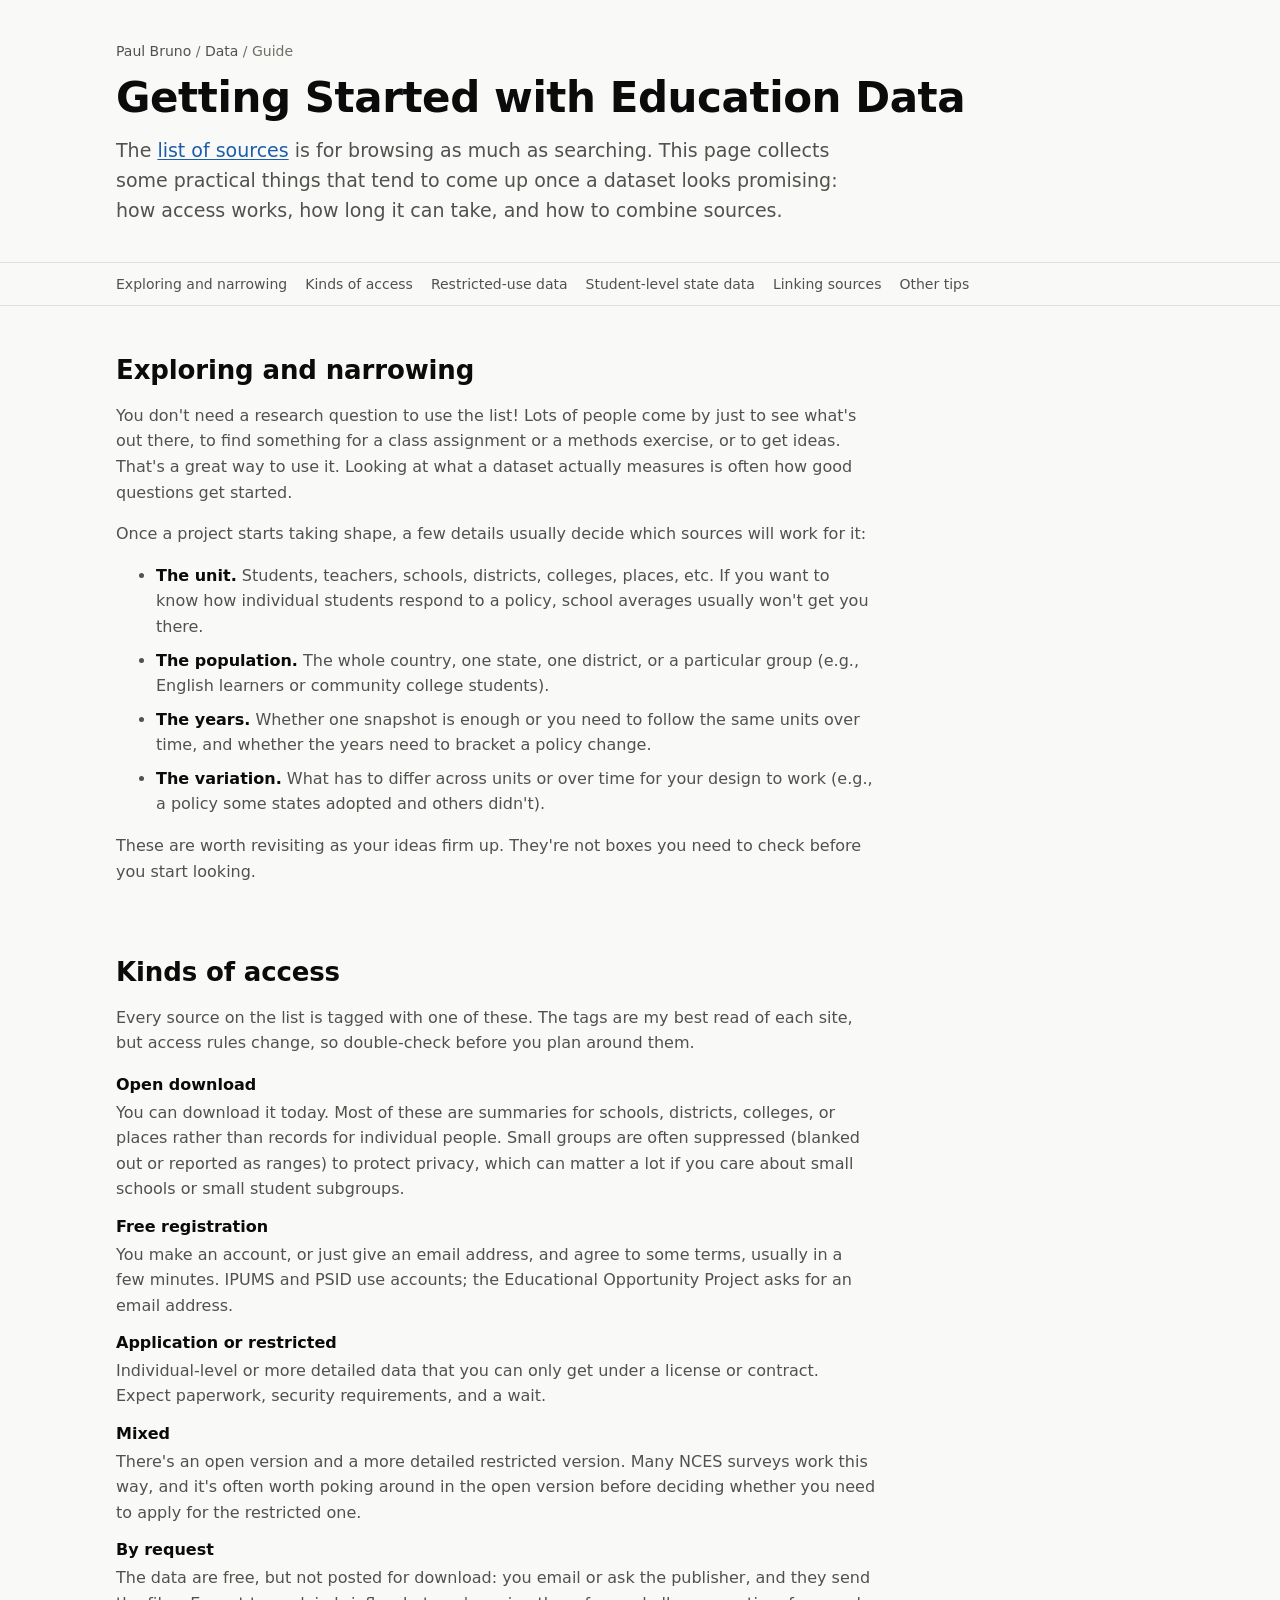
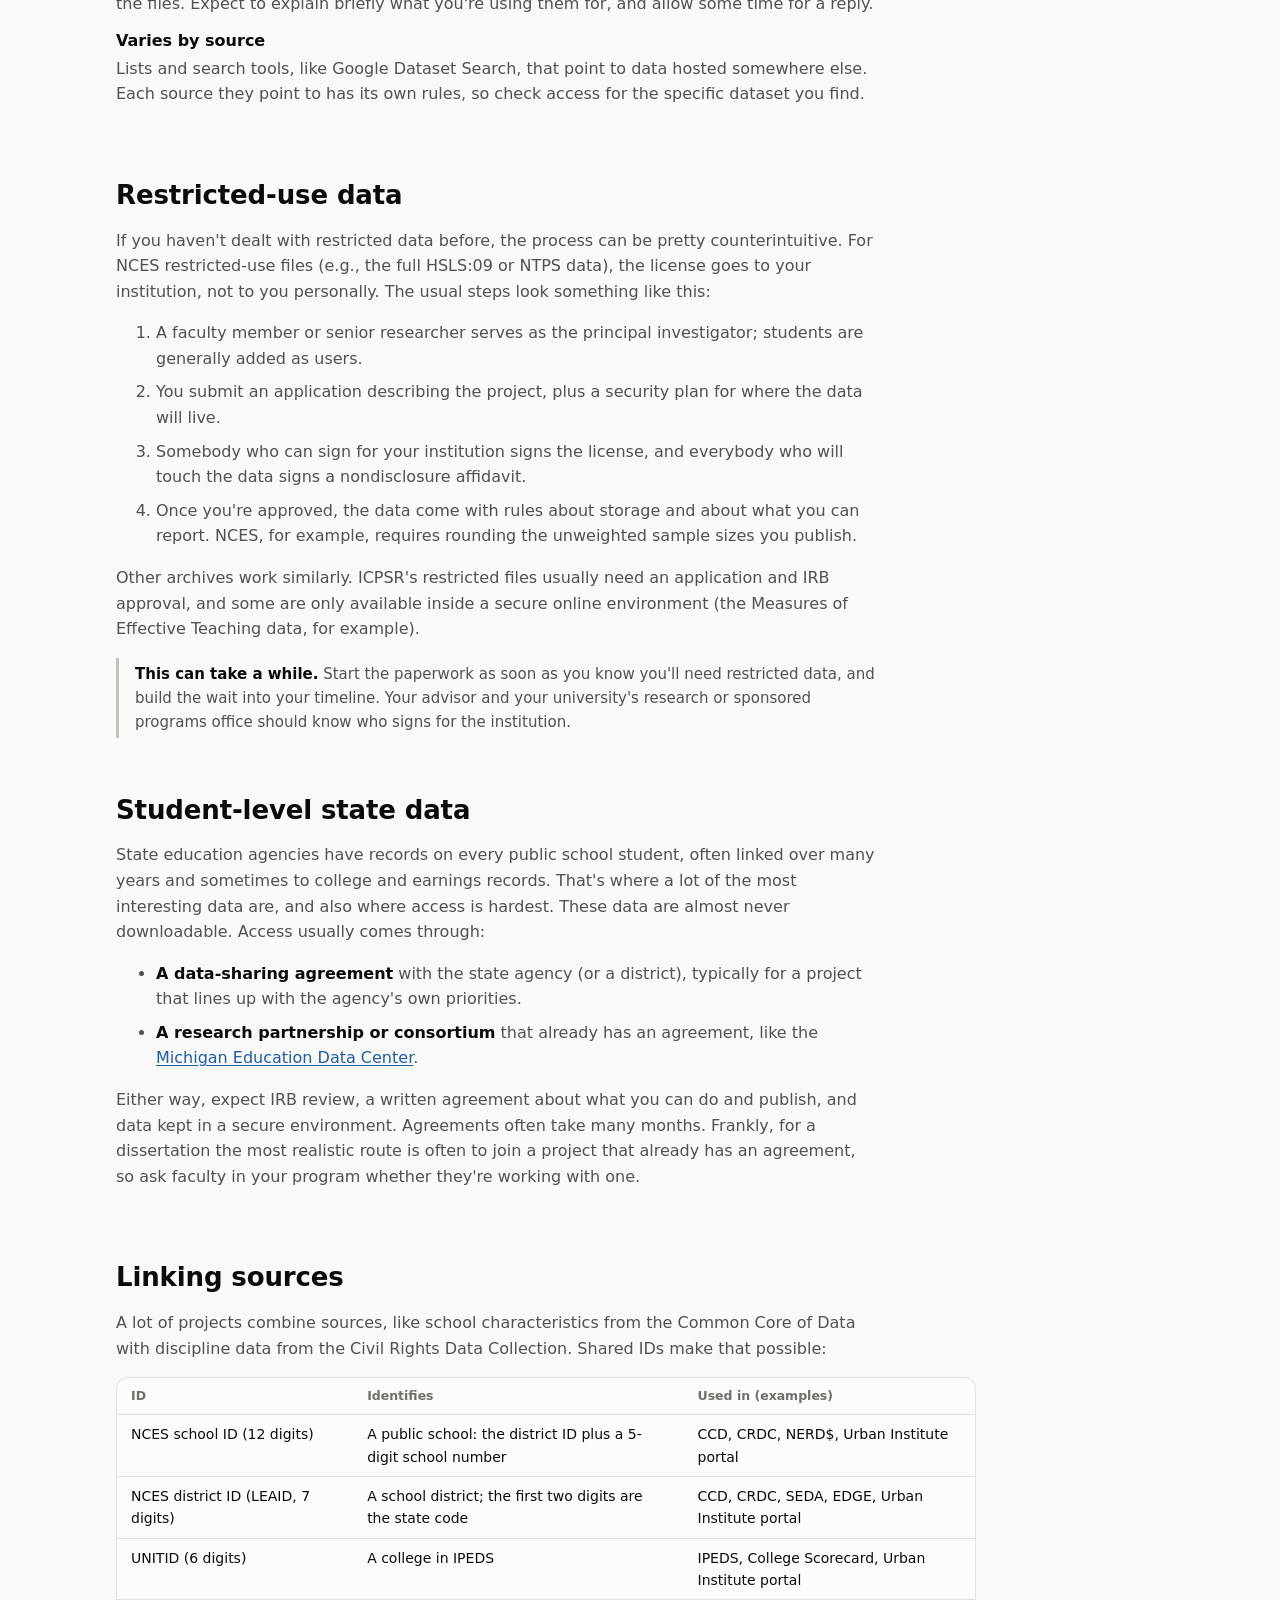
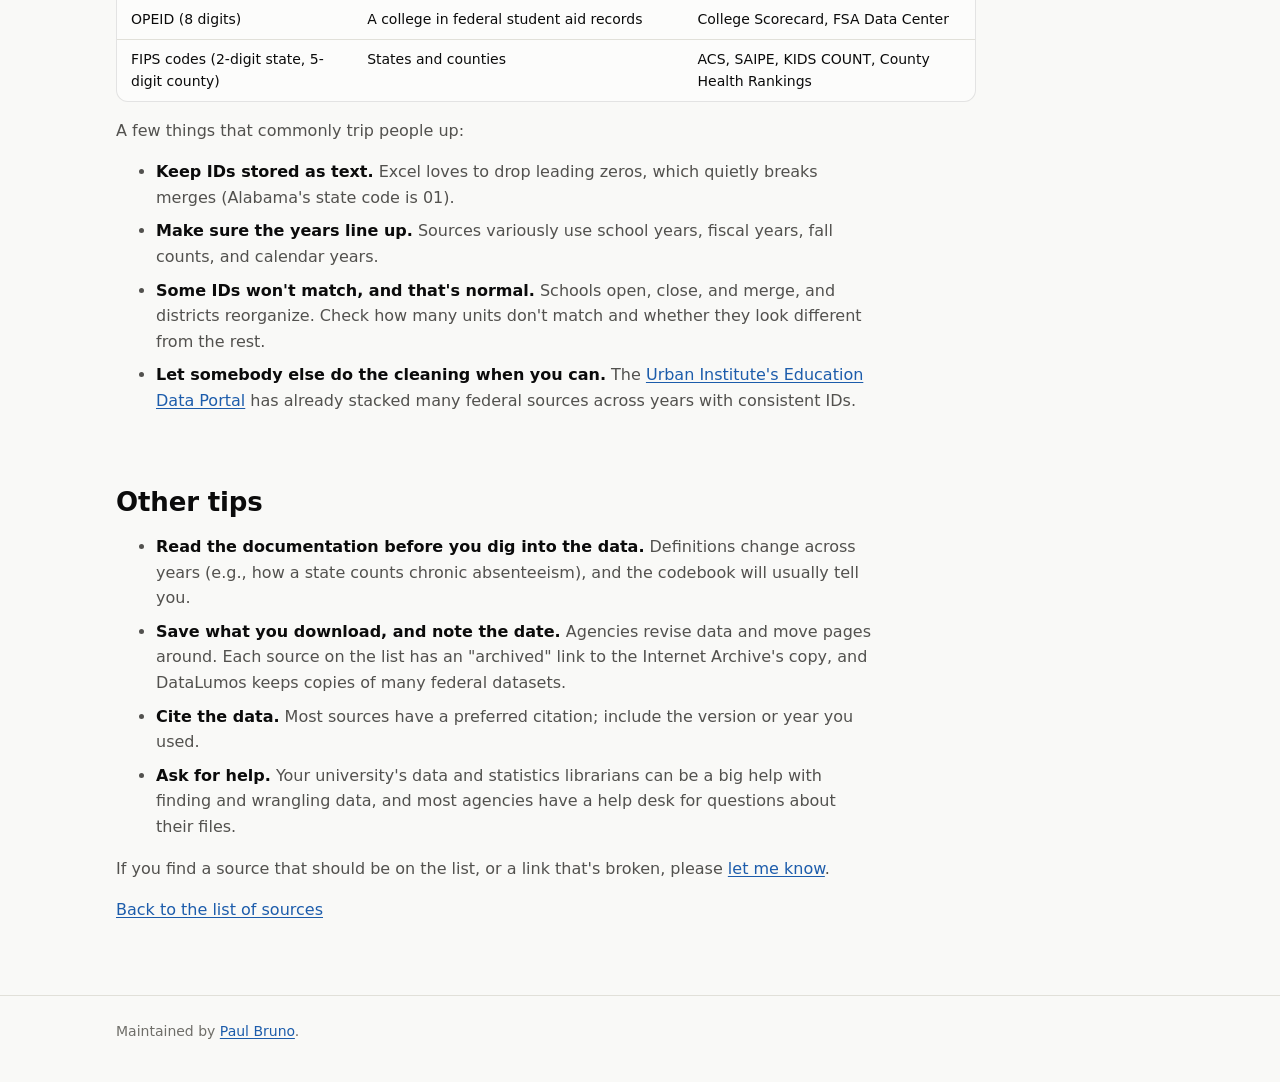
<file: guide.html>
<!doctype html>
<html lang="en">
<head>
<meta charset="utf-8">
<meta name="viewport" content="width=device-width, initial-scale=1">
<title>Getting Started with Education Data</title>
<meta name="description" content="Practical notes for doctoral students on education data: the kinds of access sources come with, how restricted-use licenses and state data agreements work, and how to link datasets by ID.">
<link rel="icon" href="data:image/svg+xml,%3Csvg xmlns='http://www.w3.org/2000/svg' viewBox='0 0 16 16'%3E%3Crect width='16' height='16' rx='3' fill='%232a78d6'/%3E%3Cellipse cx='8' cy='4.5' rx='4.5' ry='1.8' fill='none' stroke='white' stroke-width='1.4'/%3E%3Cpath d='M3.5 4.5v7c0 1 2 1.8 4.5 1.8s4.5-.8 4.5-1.8v-7M3.5 8c0 1 2 1.8 4.5 1.8s4.5-.8 4.5-1.8' fill='none' stroke='white' stroke-width='1.4'/%3E%3C/svg%3E">
<link rel="stylesheet" href="assets/style.css?v=8">
<link rel="canonical" href="https://data.paul-bruno.com/guide.html">
<script src="assets/count.js?v=2" defer></script>
</head>
<body>
<a class="skip" href="#main">Skip to content</a>

<header class="site-header">
  <div class="wrap">
    <p class="crumb"><a href="https://www.paul-bruno.com/">Paul Bruno</a> <span aria-hidden="true">/</span> <a href="./">Data</a> <span aria-hidden="true">/</span> Guide</p>
    <h1>Getting Started with Education Data</h1>
    <p class="dek">The <a href="./">list of sources</a> is for browsing as much as searching. This page collects some practical things that tend to come up once a dataset looks promising: how access works, how long it can take, and how to combine sources.</p>
  </div>
</header>

<nav class="toc" aria-label="Sections">
  <div class="wrap">
    <a href="#exploring">Exploring and narrowing</a>
    <a href="#access">Kinds of access</a>
    <a href="#restricted">Restricted-use data</a>
    <a href="#state">Student-level state data</a>
    <a href="#linking">Linking sources</a>
    <a href="#tips">Other tips</a>
  </div>
</nav>

<main id="main" class="wrap guide">

<section id="exploring" aria-labelledby="exploring-h">
  <h2 id="exploring-h">Exploring and narrowing</h2>
  <p>You don't need a research question to use the list! Lots of people come by just to see what's out there, to find something for a class assignment or a methods exercise, or to get ideas. That's a great way to use it. Looking at what a dataset actually measures is often how good questions get started.</p>
  <p>Once a project starts taking shape, a few details usually decide which sources will work for it:</p>
  <ul>
    <li><strong>The unit.</strong> Students, teachers, schools, districts, colleges, places, etc. If you want to know how individual students respond to a policy, school averages usually won't get you there.</li>
    <li><strong>The population.</strong> The whole country, one state, one district, or a particular group (e.g., English learners or community college students).</li>
    <li><strong>The years.</strong> Whether one snapshot is enough or you need to follow the same units over time, and whether the years need to bracket a policy change.</li>
    <li><strong>The variation.</strong> What has to differ across units or over time for your design to work (e.g., a policy some states adopted and others didn't).</li>
  </ul>
  <p>These are worth revisiting as your ideas firm up. They're not boxes you need to check before you start looking.</p>
</section>

<section id="access" aria-labelledby="access-h">
  <h2 id="access-h">Kinds of access</h2>
  <p>Every source on the list is tagged with one of these. The tags are my best read of each site, but access rules change, so double-check before you plan around them.</p>
  <dl class="guide-dl">
    <dt>Open download</dt>
    <dd>You can download it today. Most of these are summaries for schools, districts, colleges, or places rather than records for individual people. Small groups are often suppressed (blanked out or reported as ranges) to protect privacy, which can matter a lot if you care about small schools or small student subgroups.</dd>
    <dt>Free registration</dt>
    <dd>You make an account, or just give an email address, and agree to some terms, usually in a few minutes. IPUMS and PSID use accounts; the Educational Opportunity Project asks for an email address.</dd>
    <dt>Application or restricted</dt>
    <dd>Individual-level or more detailed data that you can only get under a license or contract. Expect paperwork, security requirements, and a wait.</dd>
    <dt>Mixed</dt>
    <dd>There's an open version and a more detailed restricted version. Many NCES surveys work this way, and it's often worth poking around in the open version before deciding whether you need to apply for the restricted one.</dd>
    <dt>By request</dt>
    <dd>The data are free, but not posted for download: you email or ask the publisher, and they send the files. Expect to explain briefly what you're using them for, and allow some time for a reply.</dd>
    <dt>Varies by source</dt>
    <dd>Lists and search tools, like Google Dataset Search, that point to data hosted somewhere else. Each source they point to has its own rules, so check access for the specific dataset you find.</dd>
  </dl>
</section>

<section id="restricted" aria-labelledby="restricted-h">
  <h2 id="restricted-h">Restricted-use data</h2>
  <p>If you haven't dealt with restricted data before, the process can be pretty counterintuitive. For NCES restricted-use files (e.g., the full HSLS:09 or NTPS data), the license goes to your institution, not to you personally. The usual steps look something like this:</p>
  <ol>
    <li>A faculty member or senior researcher serves as the principal investigator; students are generally added as users.</li>
    <li>You submit an application describing the project, plus a security plan for where the data will live.</li>
    <li>Somebody who can sign for your institution signs the license, and everybody who will touch the data signs a nondisclosure affidavit.</li>
    <li>Once you're approved, the data come with rules about storage and about what you can report. NCES, for example, requires rounding the unweighted sample sizes you publish.</li>
  </ol>
  <p>Other archives work similarly. ICPSR's restricted files usually need an application and IRB approval, and some are only available inside a secure online environment (the Measures of Effective Teaching data, for example).</p>
  <div class="caveat"><p><strong>This can take a while.</strong> Start the paperwork as soon as you know you'll need restricted data, and build the wait into your timeline. Your advisor and your university's research or sponsored programs office should know who signs for the institution.</p></div>
</section>

<section id="state" aria-labelledby="state-h">
  <h2 id="state-h">Student-level state data</h2>
  <p>State education agencies have records on every public school student, often linked over many years and sometimes to college and earnings records. That's where a lot of the most interesting data are, and also where access is hardest. These data are almost never downloadable. Access usually comes through:</p>
  <ul>
    <li><strong>A data-sharing agreement</strong> with the state agency (or a district), typically for a project that lines up with the agency's own priorities.</li>
    <li><strong>A research partnership or consortium</strong> that already has an agreement, like the <a href="https://medc.miedresearch.org/">Michigan Education Data Center</a>.</li>
  </ul>
  <p>Either way, expect IRB review, a written agreement about what you can do and publish, and data kept in a secure environment. Agreements often take many months. Frankly, for a dissertation the most realistic route is often to join a project that already has an agreement, so ask faculty in your program whether they're working with one.</p>
</section>

<section id="linking" aria-labelledby="linking-h">
  <h2 id="linking-h">Linking sources</h2>
  <p>A lot of projects combine sources, like school characteristics from the Common Core of Data with discipline data from the Civil Rights Data Collection. Shared IDs make that possible:</p>
  <div class="table-wrap">
    <table class="data">
      <thead><tr><th>ID</th><th>Identifies</th><th>Used in (examples)</th></tr></thead>
      <tbody>
        <tr><td>NCES school ID (12 digits)</td><td>A public school: the district ID plus a 5-digit school number</td><td>CCD, CRDC, NERD$, Urban Institute portal</td></tr>
        <tr><td>NCES district ID (LEAID, 7 digits)</td><td>A school district; the first two digits are the state code</td><td>CCD, CRDC, SEDA, EDGE, Urban Institute portal</td></tr>
        <tr><td>UNITID (6 digits)</td><td>A college in IPEDS</td><td>IPEDS, College Scorecard, Urban Institute portal</td></tr>
        <tr><td>OPEID (8 digits)</td><td>A college in federal student aid records</td><td>College Scorecard, FSA Data Center</td></tr>
        <tr><td>FIPS codes (2-digit state, 5-digit county)</td><td>States and counties</td><td>ACS, SAIPE, KIDS COUNT, County Health Rankings</td></tr>
      </tbody>
    </table>
  </div>
  <p>A few things that commonly trip people up:</p>
  <ul>
    <li><strong>Keep IDs stored as text.</strong> Excel loves to drop leading zeros, which quietly breaks merges (Alabama's state code is 01).</li>
    <li><strong>Make sure the years line up.</strong> Sources variously use school years, fiscal years, fall counts, and calendar years.</li>
    <li><strong>Some IDs won't match, and that's normal.</strong> Schools open, close, and merge, and districts reorganize. Check how many units don't match and whether they look different from the rest.</li>
    <li><strong>Let somebody else do the cleaning when you can.</strong> The <a href="https://educationdata.urban.org/">Urban Institute's Education Data Portal</a> has already stacked many federal sources across years with consistent IDs.</li>
  </ul>
</section>

<section id="tips" aria-labelledby="tips-h">
  <h2 id="tips-h">Other tips</h2>
  <ul>
    <li><strong>Read the documentation before you dig into the data.</strong> Definitions change across years (e.g., how a state counts chronic absenteeism), and the codebook will usually tell you.</li>
    <li><strong>Save what you download, and note the date.</strong> Agencies revise data and move pages around. Each source on the list has an "archived" link to the Internet Archive's copy, and DataLumos keeps copies of many federal datasets.</li>
    <li><strong>Cite the data.</strong> Most sources have a preferred citation; include the version or year you used.</li>
    <li><strong>Ask for help.</strong> Your university's data and statistics librarians can be a big help with finding and wrangling data, and most agencies have a help desk for questions about their files.</li>
  </ul>
  <p>If you find a source that should be on the list, or a link that's broken, please <a href="https://forms.gle/hpsQShDawoB16JiR9">let me know</a>.</p>
  <p><a href="./">Back to the list of sources</a></p>
</section>

</main>

<footer class="site-footer">
  <div class="wrap">
    <p>Maintained by <a href="https://www.paul-bruno.com/">Paul Bruno</a>.</p>
  </div>
</footer>
</body>
</html>
</file>
<file: assets/style.css>
/* Useful Data Resources - styles
   Tokens and base styles follow shortages.paul-bruno.com so the two pages match. */

:root {
  color-scheme: light;
  --page: #f9f9f7;
  --surface: #fcfcfb;
  --ink: #0b0b0b;
  --ink-2: #52514e;
  --muted: #6f6e69;
  --grid: #e1e0d9;
  --baseline: #c3c2b7;
  --border: rgba(11, 11, 11, 0.10);
  --accent: #1c5cab;
  --wash: #eef4fc;
  --chip: rgba(11, 11, 11, 0.05);

  --open: #127a55;
  --reg: #8a5d00;
  --restricted: #b8461b;
  --mixed: #6f6e69;

  --font: system-ui, -apple-system, "Segoe UI", Roboto, sans-serif;
}

@media (prefers-color-scheme: dark) {
  :root:not([data-theme="light"]) {
    color-scheme: dark;
    --page: #0d0d0d; --surface: #1a1a19; --ink: #ffffff; --ink-2: #c3c2b7; --muted: #a3a29b;
    --grid: #2c2c2a; --baseline: #383835; --border: rgba(255, 255, 255, 0.10);
    --accent: #86b6ef; --wash: #16253a; --chip: rgba(255, 255, 255, 0.07);
    --open: #4fc796; --reg: #e0b14a; --restricted: #ef8a5e; --mixed: #a3a29b;
  }
}
:root[data-theme="dark"] {
  color-scheme: dark;
  --page: #0d0d0d; --surface: #1a1a19; --ink: #ffffff; --ink-2: #c3c2b7; --muted: #a3a29b;
  --grid: #2c2c2a; --baseline: #383835; --border: rgba(255, 255, 255, 0.10);
  --accent: #86b6ef; --wash: #16253a; --chip: rgba(255, 255, 255, 0.07);
  --open: #4fc796; --reg: #e0b14a; --restricted: #ef8a5e; --mixed: #a3a29b;
}

* { box-sizing: border-box; }
html { scroll-behavior: smooth; scroll-padding-top: 56px; }
body {
  margin: 0;
  background: var(--page);
  color: var(--ink);
  font: 16px/1.6 var(--font);
  -webkit-text-size-adjust: 100%;
}
a { color: var(--accent); text-underline-offset: 2px; }
.wrap { max-width: 1080px; margin: 0 auto; padding: 0 16px; }
.skip { position: absolute; left: -9999px; }
.skip:focus { left: 8px; top: 8px; background: var(--surface); padding: 8px; z-index: 10; }
.visually-hidden { position: absolute; width: 1px; height: 1px; overflow: hidden; clip: rect(0 0 0 0); white-space: nowrap; }
.small { font-size: 13px; color: var(--muted); }

/* Header ------------------------------------------------------------------ */
.site-header { padding: 40px 0 24px; border-bottom: 1px solid var(--grid); }
.crumb { margin: 0 0 12px; font-size: 14px; color: var(--muted); }
.crumb a { color: var(--ink-2); text-decoration: none; }
.crumb a:hover { text-decoration: underline; }
h1 { font-size: clamp(28px, 4.4vw, 42px); line-height: 1.15; margin: 0 0 12px; letter-spacing: -0.01em; text-wrap: balance; }
.dek { font-size: 19px; color: var(--ink-2); margin: 0 0 12px; max-width: 760px; }
.stamp { font-size: 14px; color: var(--muted); margin: 0; }

.toc {
  position: sticky; top: 0; z-index: 5;
  background: color-mix(in srgb, var(--page) 92%, transparent);
  backdrop-filter: blur(6px);
  border-bottom: 1px solid var(--grid);
}
.toc .wrap { display: flex; gap: 4px 18px; overflow-x: auto; padding-top: 10px; padding-bottom: 10px; white-space: nowrap; scrollbar-width: none; }
.toc a { font-size: 14px; color: var(--ink-2); text-decoration: none; }
.toc a:hover { color: var(--ink); }

/* Sections ---------------------------------------------------------------- */
section { padding: 48px 0 8px; }
h2 { font-size: 26px; line-height: 1.25; margin: 0 0 12px; letter-spacing: -0.005em; }
.lede { max-width: 760px; color: var(--ink-2); margin: 0 0 20px; }

/* Start here -------------------------------------------------------------- */
.start-grid { display: grid; grid-template-columns: repeat(auto-fill, minmax(300px, 1fr)); gap: 12px; }
.start-card {
  background: var(--surface); border: 1px solid var(--border); border-radius: 12px;
  padding: 16px 18px; display: flex; flex-direction: column; gap: 6px; min-width: 0;
}
.start-card h3 { font-size: 17px; line-height: 1.35; margin: 0; }
.start-card h3 a { text-decoration: none; }
.start-card h3 a:hover { text-decoration: underline; }
.start-card p { margin: 0; font-size: 14.5px; color: var(--ink-2); line-height: 1.5; }
.start-card .meta { margin-top: auto; padding-top: 4px; }
.start-group { margin: 22px 0 10px; color: var(--ink-2); font-size: 16px; font-weight: 600; }
.start-group:first-child { margin-top: 0; }
.facts { margin: 2px 0 0; display: grid; gap: 2px; font-size: 13.5px; line-height: 1.45; }
.facts div { display: grid; grid-template-columns: 92px 1fr; gap: 8px; }
.facts dt { color: var(--muted); }
.facts dd { margin: 0; color: var(--ink-2); }
details.how summary, details.pub summary {
  cursor: pointer; font-size: 13.5px; color: var(--accent); width: fit-content;
}
details.how[open] { padding-bottom: 2px; }
details.how .facts { margin-top: 6px; }
details.how .docs { font-size: 13.5px; margin-top: 6px; }
details.pub { margin-top: 4px; }
details.pub p { margin: 4px 0 0; font-size: 14px; color: var(--ink-2); line-height: 1.5; overflow-wrap: anywhere; }

/* Finder ------------------------------------------------------------------ */
.finder {
  background: var(--surface); border: 1px solid var(--border); border-radius: 12px;
  padding: 14px 16px 10px; margin: 0 0 16px;
}
.search {
  display: flex; align-items: center; gap: 8px; color: var(--muted);
  border: 1px solid var(--baseline); border-radius: 8px; padding: 0 10px; background: var(--page);
}
.search:focus-within { border-color: var(--accent); box-shadow: 0 0 0 3px var(--wash); }
.search input {
  flex: 1; min-width: 0; font: inherit; font-size: 16px; color: var(--ink);
  background: transparent; border: 0; padding: 10px 0; outline: none;
}
.controls { display: flex; flex-wrap: wrap; gap: 10px 16px; align-items: center; margin: 12px 0 0; }
.controls label { display: inline-flex; align-items: center; gap: 8px; font-size: 14px; color: var(--ink-2); }
.controls select {
  font: inherit; font-size: 14px; color: var(--ink); background-color: var(--surface);
  border: 1px solid var(--baseline); border-radius: 8px; padding: 6px 28px 6px 10px; max-width: 220px;
  appearance: none;
  background-image: linear-gradient(45deg, transparent 50%, var(--ink-2) 50%), linear-gradient(135deg, var(--ink-2) 50%, transparent 50%);
  background-position: calc(100% - 15px) 55%, calc(100% - 10px) 55%;
  background-size: 5px 5px; background-repeat: no-repeat;
}
.controls select.on { border-color: var(--accent); background-color: var(--wash); }
.result-bar { display: flex; flex-wrap: wrap; align-items: baseline; gap: 4px 16px; margin: 10px 0 0; }
.count { margin: 0; font-size: 14px; color: var(--muted); }
.linkish {
  font: inherit; font-size: 14px; color: var(--accent); background: none; border: 0; padding: 0;
  cursor: pointer; text-decoration: underline; text-underline-offset: 2px;
}

/* Results ----------------------------------------------------------------- */
.results { list-style: none; margin: 0; padding: 0; }
.result {
  background: var(--surface); border: 1px solid var(--border); border-radius: 12px;
  padding: 14px 18px 12px; margin: 0 0 10px; min-width: 0;
}
.result h3 { font-size: 17px; line-height: 1.35; margin: 0 0 4px; overflow-wrap: anywhere; }
.result h3 a { text-decoration: none; }
.result h3 a:hover { text-decoration: underline; }
.badge-start {
  display: inline-block; font-size: 11.5px; font-weight: 600; letter-spacing: 0.03em; text-transform: uppercase;
  color: var(--accent); background: var(--wash); border-radius: 4px; padding: 1px 6px; margin-left: 6px;
  vertical-align: 2px;
}
.badge-new { color: var(--open); background: color-mix(in srgb, var(--open) 14%, transparent); }
.desc { margin: 0; font-size: 15px; color: var(--ink-2); line-height: 1.55; overflow-wrap: anywhere; }
.desc.clamp { display: -webkit-box; -webkit-line-clamp: 3; -webkit-box-orient: vertical; overflow: hidden; }
.more { font-size: 13.5px; margin-top: 2px; }

.meta { display: flex; flex-wrap: wrap; gap: 6px; align-items: center; margin: 10px 0 0; padding: 0; list-style: none; }
.meta li { font-size: 13px; color: var(--ink-2); background: var(--chip); border-radius: 999px; padding: 2px 9px; line-height: 1.5; }
.meta li.access { background: none; padding-left: 0; display: inline-flex; align-items: center; gap: 6px; font-weight: 500; }
.meta li.access::before { content: ""; width: 8px; height: 8px; border-radius: 50%; background: var(--dot, var(--mixed)); }
.meta li.access.open { --dot: var(--open); color: var(--open); }
.meta li.access.reg { --dot: var(--reg); color: var(--reg); }
.meta li.access.restricted { --dot: var(--restricted); color: var(--restricted); }
.meta li.access.mixed { --dot: var(--mixed); }
.meta button.topic {
  font: inherit; font-size: 13px; color: var(--accent); background: transparent;
  border: 1px solid color-mix(in srgb, var(--accent) 35%, transparent); border-radius: 999px;
  padding: 1px 9px; cursor: pointer; line-height: 1.5;
}
.meta button.topic:hover { background: var(--wash); }
.meta .arch { font-size: 13px; color: var(--muted); background: none; padding: 2px 0; margin-left: auto; }
.meta .arch a { color: var(--muted); }
.empty { color: var(--ink-2); }

/* States ------------------------------------------------------------------ */
.state-grid { display: grid; grid-template-columns: repeat(auto-fill, minmax(64px, 1fr)); gap: 6px; max-width: 860px; }
.state-grid button {
  font: inherit; display: flex; flex-direction: column; align-items: center; gap: 0;
  background: var(--surface); color: var(--ink); border: 1px solid var(--border); border-radius: 8px;
  padding: 6px 4px; cursor: pointer; line-height: 1.25;
}
.state-grid button:hover { border-color: var(--accent); background: var(--wash); }
.state-grid button .code { font-weight: 600; font-size: 15px; }
.state-grid button .n { font-size: 12px; color: var(--muted); font-variant-numeric: tabular-nums; }
.state-grid button.none { color: var(--muted); background: transparent; border-style: dashed; }
.state-grid button.none:hover { color: var(--ink); }

/* Getting-started guide (guide.html) */
.guide section > p, .guide section > ul, .guide section > ol, .guide .guide-dl { max-width: 760px; color: var(--ink-2); }
.guide section strong { color: var(--ink); }
.guide li { margin: 0 0 8px; }
.guide-dl dt { font-weight: 600; color: var(--ink); margin-top: 12px; }
.guide-dl dd { margin: 2px 0 0; }
.guide .caveat { margin-top: 16px; }
.table-wrap { overflow-x: auto; margin: 0 0 16px; background: var(--surface); border: 1px solid var(--border); border-radius: 12px; max-width: 860px; }
table.data { border-collapse: collapse; width: 100%; font-size: 14px; }
table.data th, table.data td { padding: 8px 14px; text-align: left; border-bottom: 1px solid var(--grid); vertical-align: top; }
table.data thead th { font-size: 12.5px; font-weight: 600; color: var(--muted); }
table.data tr:last-child td { border-bottom: 0; }
.caveat { border-left: 3px solid var(--baseline); padding: 4px 0 4px 16px; max-width: 760px; color: var(--ink-2); font-size: 15px; }
.caveat p { margin: 0; }
.caveat strong { color: var(--ink); }

/* National sources shown under a chosen state's own sources */
#national { margin-top: 28px; }
.sub-h { font-size: 19px; line-height: 1.3; margin: 0 0 6px; }
#national .lede { font-size: 15px; margin-bottom: 14px; }
.state-grid button[aria-pressed="true"] { border-color: var(--accent); background: var(--wash); }
#state-note { margin-top: 10px; }

/* Learning ---------------------------------------------------------------- */
.learning { display: grid; grid-template-columns: repeat(auto-fill, minmax(300px, 1fr)); gap: 8px 32px; }
.learning h3 { font-size: 15px; font-weight: 600; color: var(--muted); margin: 8px 0 4px; }
.learning ul { list-style: none; margin: 0 0 12px; padding: 0; }
.learning li { margin: 0 0 10px; font-size: 15px; line-height: 1.45; }
.learning li span { display: block; font-size: 14px; color: var(--ink-2); overflow-wrap: anywhere; }

/* About ------------------------------------------------------------------- */
.methods { max-width: 760px; color: var(--ink-2); font-size: 15px; }
.methods strong { color: var(--ink); }
.downloads a { white-space: nowrap; }

.site-footer { margin-top: 48px; padding: 24px 0 40px; border-top: 1px solid var(--grid); font-size: 14px; color: var(--muted); }
.site-footer p { margin: 0; }

/* Header search, so returning visitors don't have to scroll past Start here */
.quick { margin: 16px 0 0; max-width: 560px; }
.quick .search { background: var(--surface); }

/* Filters behind "More filters" */
.more-toggle { font-size: 14px; }
.more-filters { margin-top: 10px; padding-top: 10px; border-top: 1px dashed var(--grid); }
.more-filters[hidden] { display: none; }

@media (max-width: 760px) {
  /* Shorter Start here cards, so the full list isn't far below */
  .start-card > p { display: -webkit-box; -webkit-line-clamp: 3; -webkit-box-orient: vertical; overflow: hidden; }
  .facts div { grid-template-columns: 84px 1fr; }
}

@media (max-width: 560px) {
  .site-header { padding-top: 28px; }
  .dek { font-size: 17px; }
  .controls { gap: 8px; }
  .controls label { flex: 1 1 calc(50% - 8px); flex-direction: column; align-items: stretch; gap: 2px; font-size: 13px; }
  .controls select { max-width: none; width: 100%; }
  .meta .arch { margin-left: 0; }
  .start-grid { grid-template-columns: 1fr; }
}

@media print {
  .toc, .finder, .state-grid, .more { display: none; }
  .desc.clamp { -webkit-line-clamp: unset; display: block; }
  .result, .start-card { break-inside: avoid; }
}
</file>
